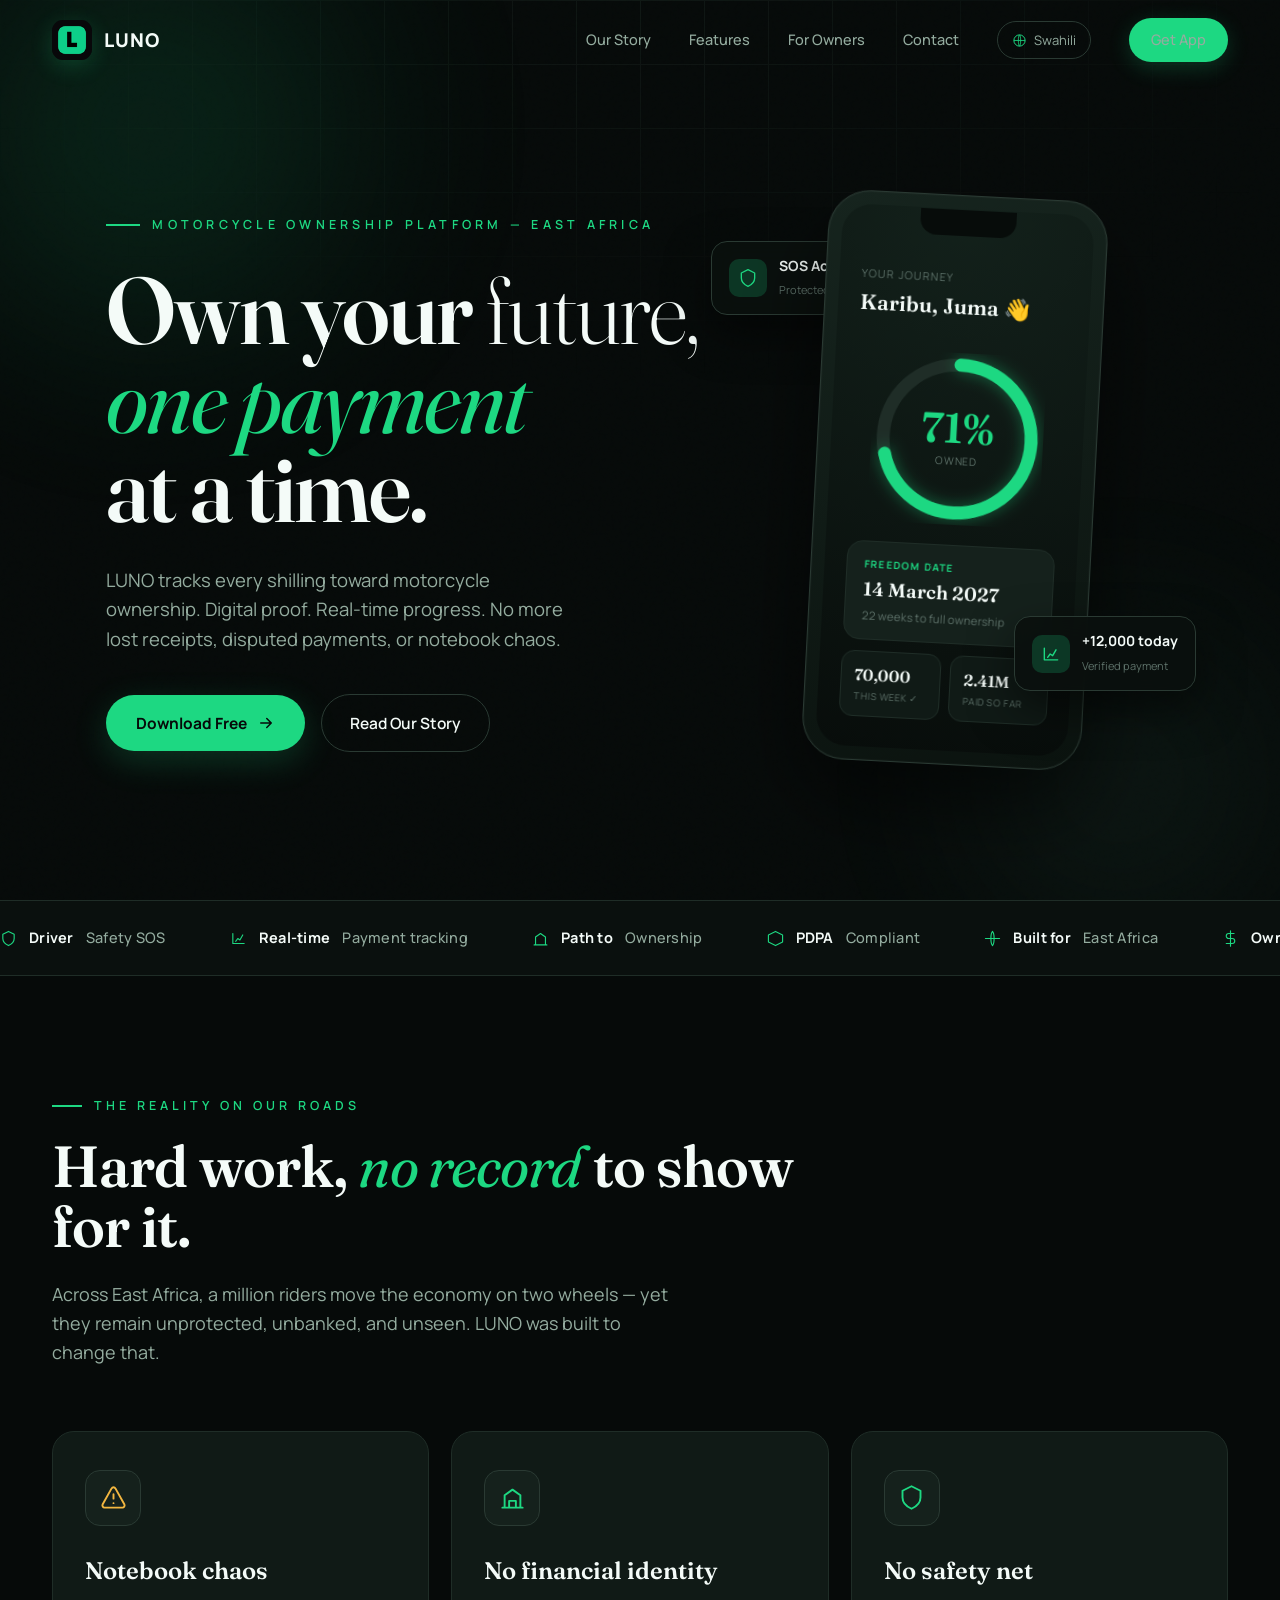
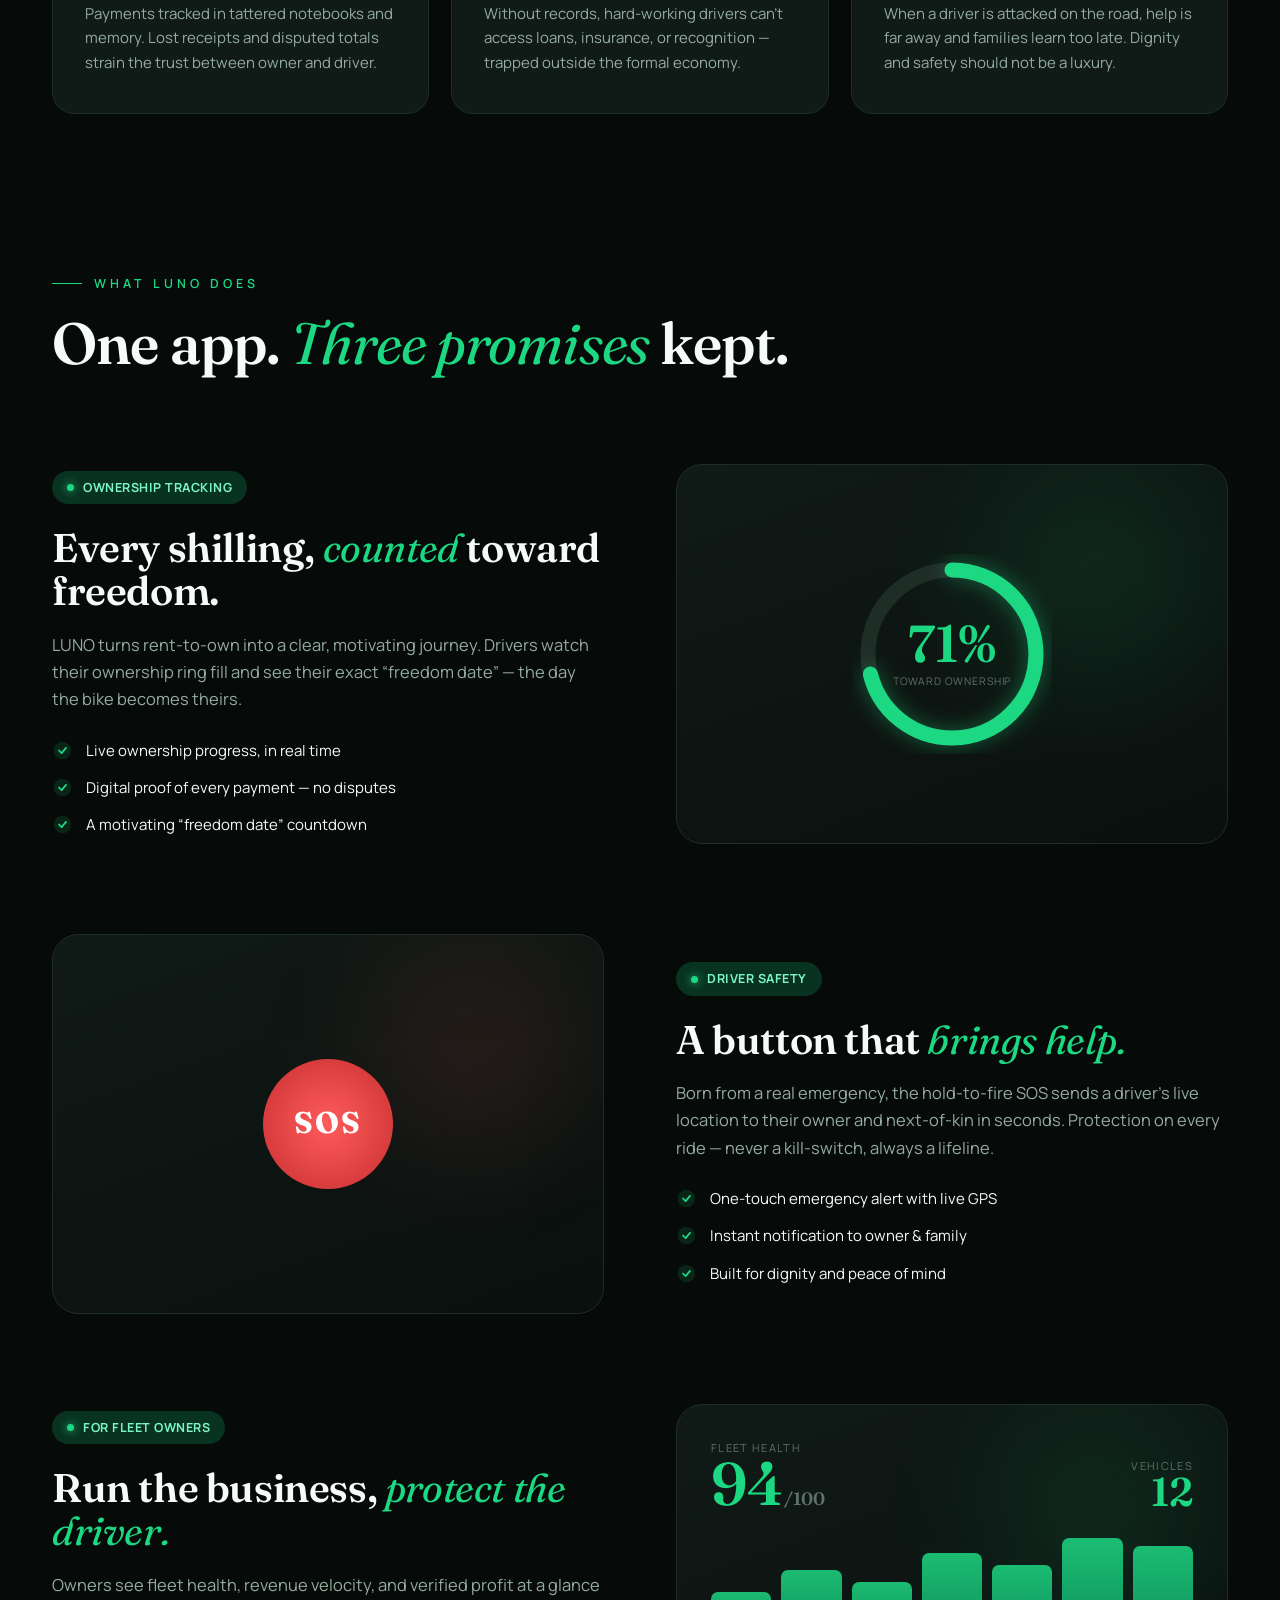
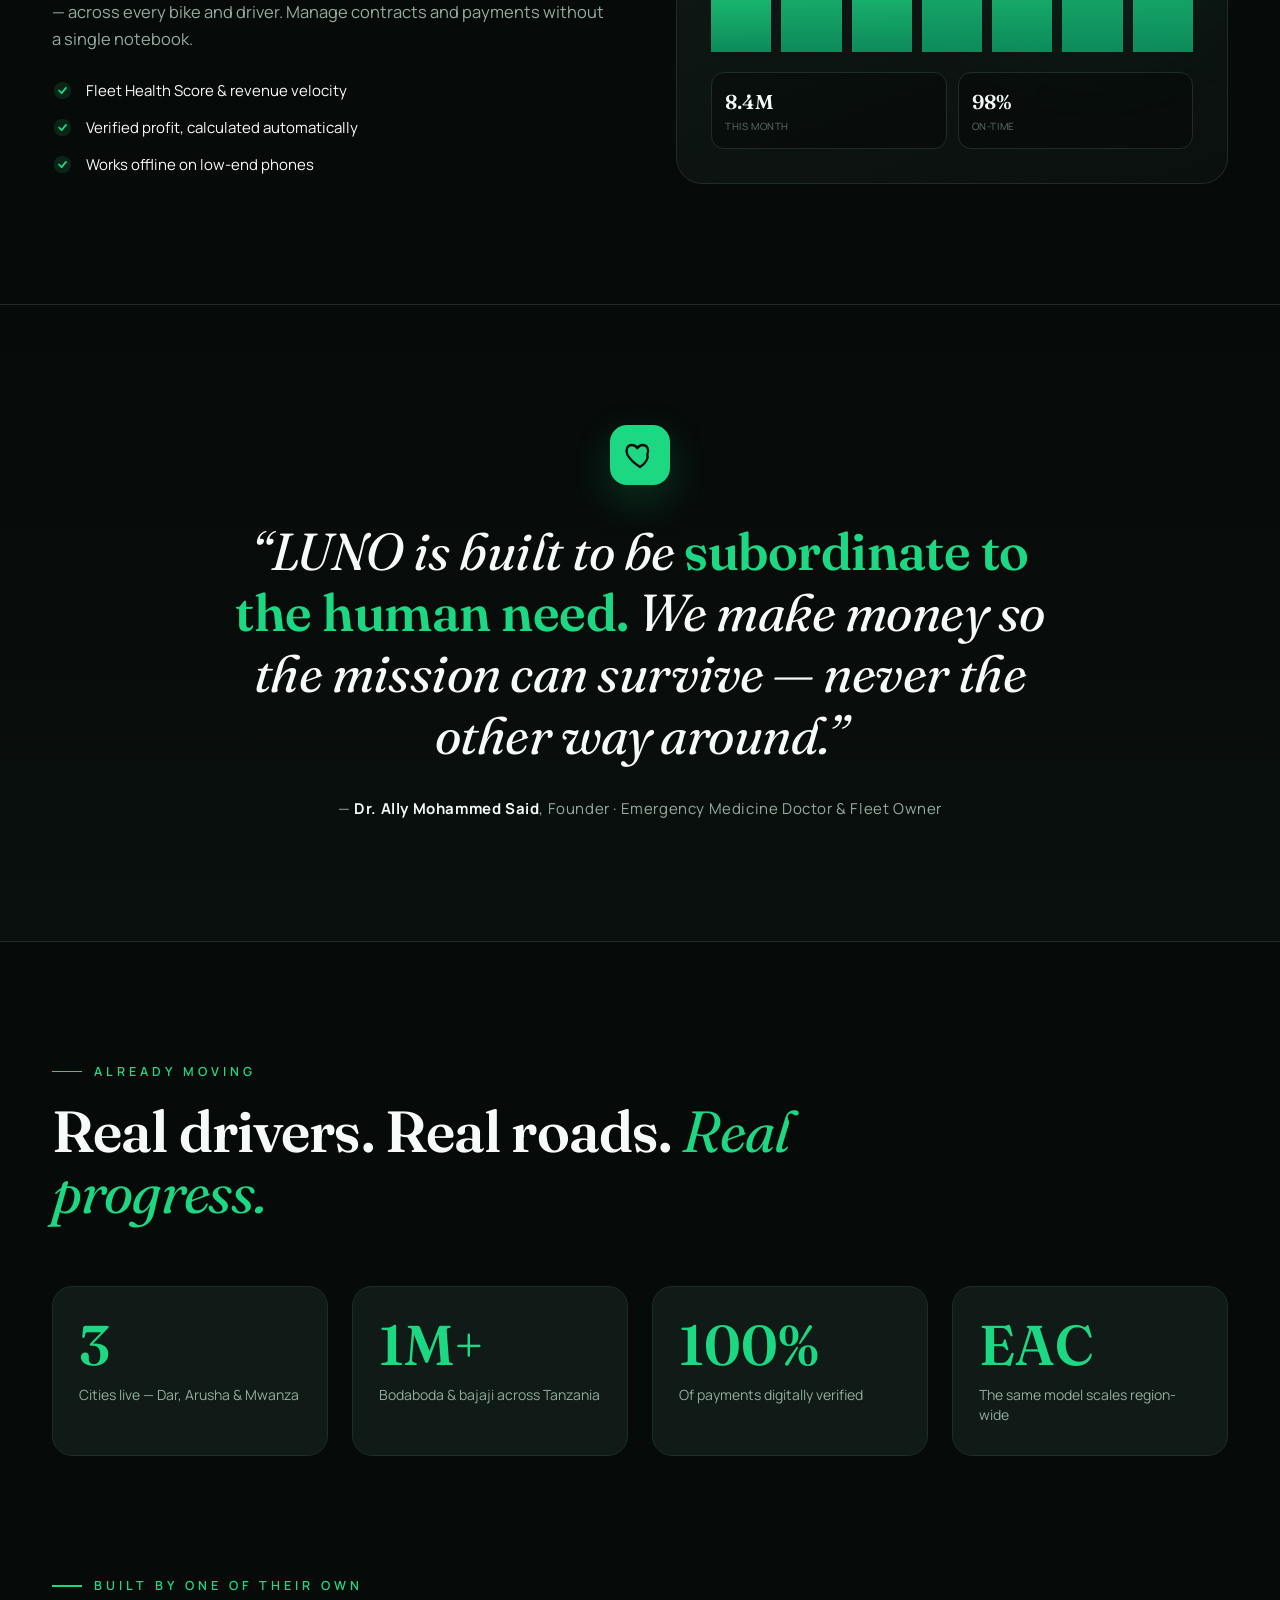
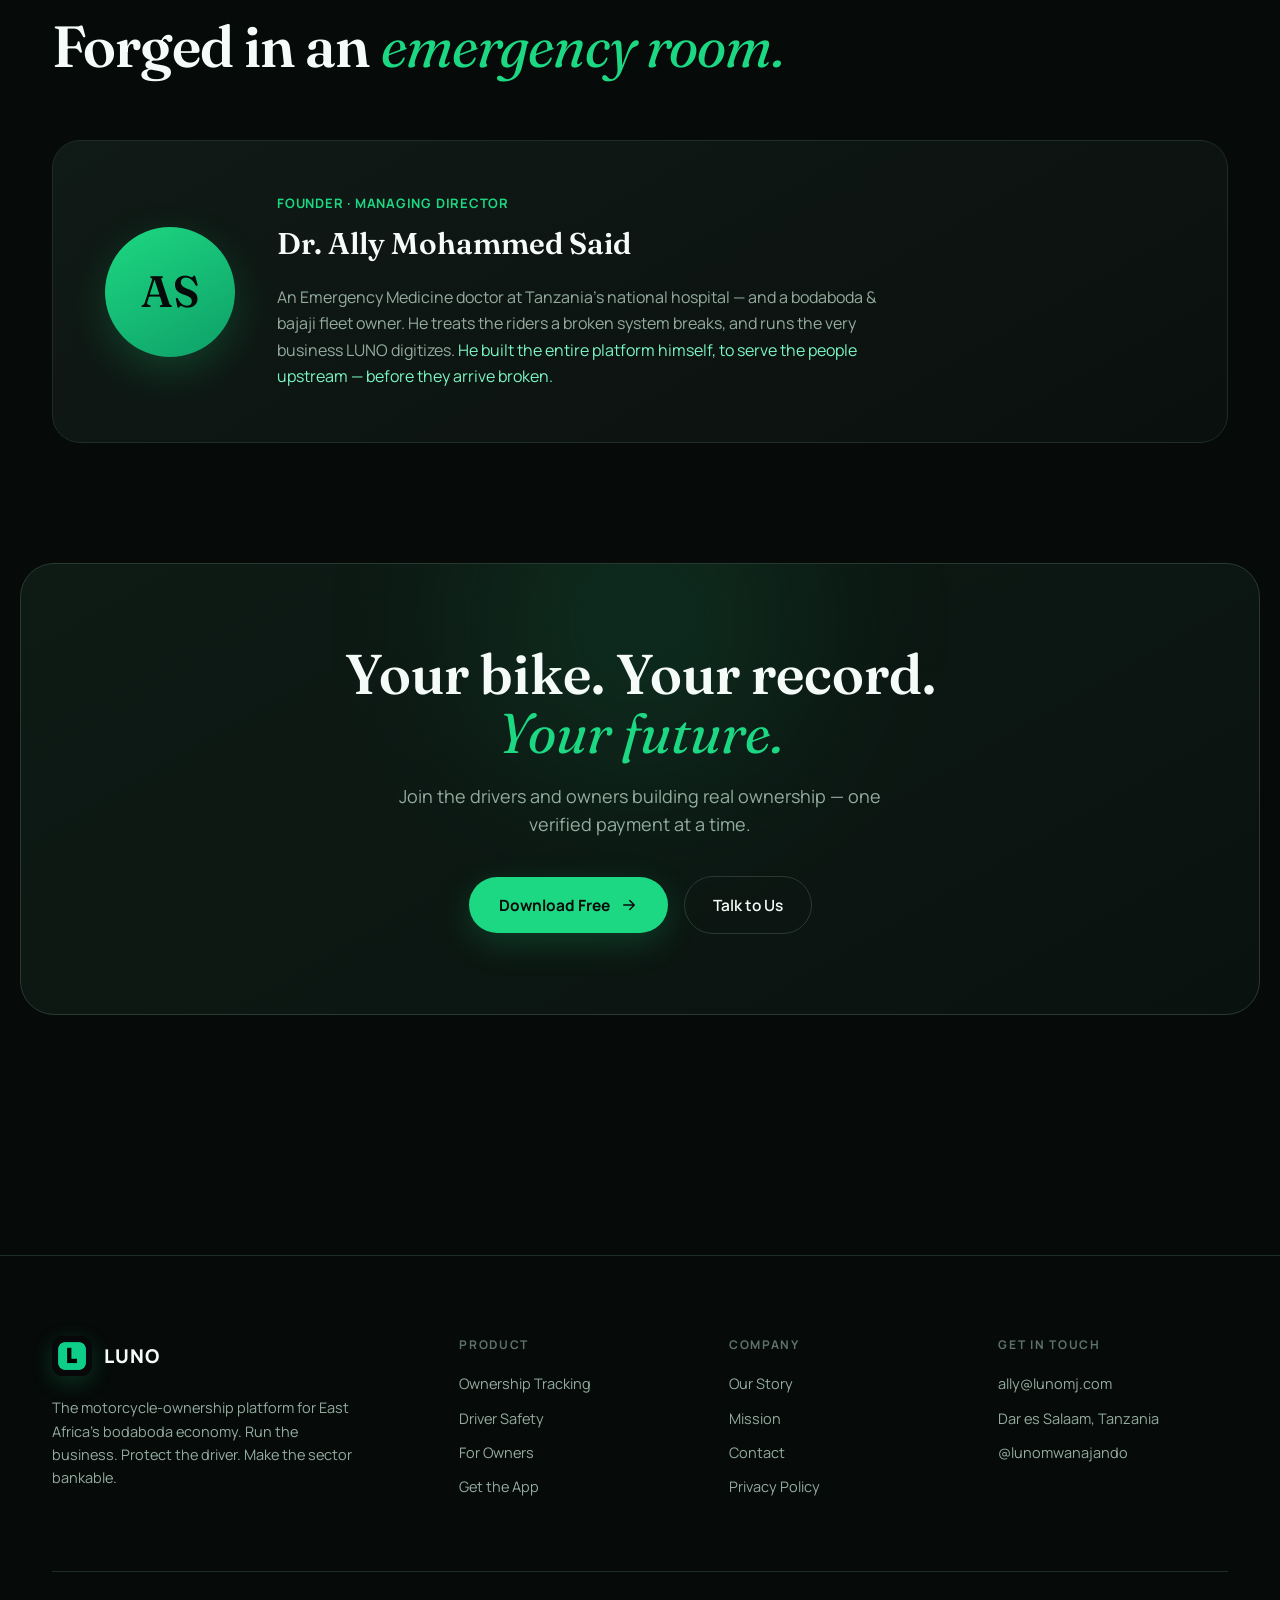
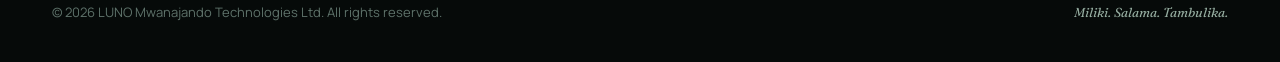
<file: index.html>
<!DOCTYPE html>
<html lang="en">

<head>
<meta charset="UTF-8">
<meta name="viewport" content="width=device-width, initial-scale=1.0">
<title>LUNO — Own your future, one payment at a time</title>
<link rel="icon" type="image/png" href="[data-uri]">
<link rel="apple-touch-icon" href="[data-uri]">
<meta name="theme-color" content="#0B0B0D">
<meta name="description" content="LUNO is the motorcycle-ownership platform for East Africa's bodaboda economy. Rent-to-own tracking, driver safety, and a path to ownership — built to be subordinate to the human need.">
<link rel="preconnect" href="https://fonts.googleapis.com">
<link rel="preconnect" href="https://fonts.gstatic.com" crossorigin>
<link href="https://fonts.googleapis.com/css2?family=Fraunces:ital,opsz,wght@0,9..144,300..900;1,9..144,300..900&family=Manrope:wght@300;400;500;600;700;800&display=swap" rel="stylesheet">
<style>
  :root{
    --ink:#060A09; --ink-2:#0A100E; --panel:#0D1512; --card:#101A16; --card-2:#15211C;
    --line:#1F2D27; --line-2:#2A3A33;
    --green:#1DD882; --green-d:#0E9F68; --green-glow:#1DD88233;
    --mint:#7BF5C4; --amber:#F4B740;
    --white:#F4FBF8; --mute:#94AC9F; --mute-2:#5E726A; --mute-3:#3C4B44;
    --serif:'Fraunces',Georgia,serif; --sans:'Manrope',system-ui,sans-serif;
    --maxw:1240px;
    --ease:cubic-bezier(.16,1,.3,1);
  }
  *{margin:0;padding:0;box-sizing:border-box}
  html{scroll-behavior:smooth;-webkit-font-smoothing:antialiased;text-rendering:optimizeLegibility}
  body{background:var(--ink);color:var(--white);font-family:var(--sans);font-weight:400;line-height:1.55;overflow-x:hidden}
  a{color:inherit;text-decoration:none}
  ::selection{background:var(--green);color:var(--ink)}
 
  /* grain + grid atmosphere */
  body::before{
    content:"";position:fixed;inset:0;z-index:0;pointer-events:none;opacity:.4;
    background-image:linear-gradient(var(--line) 1px,transparent 1px),linear-gradient(90deg,var(--line) 1px,transparent 1px);
    background-size:64px 64px;
    -webkit-mask-image:radial-gradient(ellipse 80% 60% at 50% 0%,#000 0%,transparent 70%);
            mask-image:radial-gradient(ellipse 80% 60% at 50% 0%,#000 0%,transparent 70%);
  }
  .noise{position:fixed;inset:0;z-index:1;pointer-events:none;opacity:.035;mix-blend-mode:overlay;
    background-image:url("data:image/svg+xml,%3Csvg viewBox='0 0 256 256' xmlns='http://www.w3.org/2000/svg'%3E%3Cfilter id='n'%3E%3CfeTurbulence type='fractalNoise' baseFrequency='0.85' numOctaves='3'/%3E%3C/filter%3E%3Crect width='100%25' height='100%25' filter='url(%23n)'/%3E%3C/svg%3E");}
 
  .wrap{max-width:var(--maxw);margin:0 auto;padding:0 32px;position:relative;z-index:2}
 
  /* ---------- NAV ---------- */
  nav{position:fixed;top:0;left:0;right:0;z-index:100;transition:all .5s var(--ease)}
  nav.scrolled{background:rgba(6,10,9,.72);backdrop-filter:blur(18px);border-bottom:1px solid var(--line)}
  .nav-inner{max-width:var(--maxw);margin:0 auto;padding:18px 32px;display:flex;align-items:center;justify-content:space-between}
  .logo{display:flex;align-items:center;gap:12px;font-weight:800;font-size:19px;letter-spacing:.06em}
  .logo-mark{width:40px;height:40px;border-radius:11px;overflow:hidden;display:grid;place-items:center;box-shadow:0 6px 22px var(--green-glow);transition:transform .4s var(--ease)}
  .logo-mark img{width:100%;height:100%;object-fit:cover;display:block}
  .logo:hover .logo-mark{transform:rotate(-8deg) scale(1.06)}
  .nav-links{display:flex;align-items:center;gap:38px}
  .nav-links a{font-size:14.5px;color:var(--mute);font-weight:500;transition:color .25s;position:relative}
  .nav-links a::after{content:"";position:absolute;left:0;bottom:-5px;width:0;height:1.5px;background:var(--green);transition:width .3s var(--ease)}
  .nav-links a:hover{color:var(--white)}
  .nav-links a:hover::after{width:100%}
  .nav-cta{padding:11px 22px;border-radius:100px;background:var(--green);color:var(--ink);font-weight:700;font-size:14px;box-shadow:0 6px 22px var(--green-glow);transition:transform .3s var(--ease),box-shadow .3s}
  .nav-cta:hover{transform:translateY(-2px);box-shadow:0 10px 30px var(--green-glow)}
  .lang{padding:8px 14px;border:1px solid var(--line-2);border-radius:100px;font-size:13px;color:var(--mute);display:flex;align-items:center;gap:7px;cursor:pointer;transition:border-color .25s}
  .lang:hover{border-color:var(--green-d)}
  @media(max-width:880px){.nav-links a:not(.nav-cta),.lang{display:none}}
 
  /* ---------- HERO ---------- */
  header{position:relative;min-height:100vh;display:flex;align-items:center;padding:140px 0 80px;overflow:hidden}
  .hero-glow{position:absolute;border-radius:50%;filter:blur(90px);z-index:0;pointer-events:none}
  .g1{width:620px;height:620px;background:radial-gradient(circle,var(--green) 0%,transparent 70%);opacity:.16;top:-180px;left:-160px}
  .g2{width:480px;height:480px;background:radial-gradient(circle,var(--mint) 0%,transparent 70%);opacity:.08;bottom:-120px;right:-80px}
  .hero-grid{display:grid;grid-template-columns:1.15fr .85fr;gap:40px;align-items:center;width:100%}
  .eyebrow{display:inline-flex;align-items:center;gap:12px;font-size:12.5px;font-weight:600;letter-spacing:.34em;text-transform:uppercase;color:var(--green);margin-bottom:30px}
  .eyebrow::before{content:"";width:34px;height:1.5px;background:var(--green)}
  h1{font-family:var(--serif);font-weight:600;font-size:clamp(54px,7.4vw,108px);line-height:.94;letter-spacing:-.02em;margin-bottom:34px}
  h1 .it{font-style:italic;font-weight:400;color:var(--green)}
  h1 .lt{font-weight:300}
  .hero-sub{font-size:18.5px;color:var(--mute);max-width:480px;line-height:1.6;margin-bottom:40px;font-weight:400}
  .hero-cta{display:flex;gap:16px;flex-wrap:wrap;align-items:center}
  .btn-primary{padding:16px 30px;border-radius:100px;background:var(--green);color:var(--ink);font-weight:700;font-size:15.5px;display:inline-flex;align-items:center;gap:10px;box-shadow:0 10px 34px var(--green-glow);transition:transform .35s var(--ease),box-shadow .35s}
  .btn-primary:hover{transform:translateY(-3px);box-shadow:0 16px 44px var(--green-glow)}
  .btn-primary svg{transition:transform .35s var(--ease)}
  .btn-primary:hover svg{transform:translateX(5px)}
  .btn-ghost{padding:16px 28px;border-radius:100px;border:1px solid var(--line-2);color:var(--white);font-weight:600;font-size:15.5px;transition:border-color .3s,background .3s}
  .btn-ghost:hover{border-color:var(--green);background:rgba(29,216,130,.06)}
 
  /* phone mockup */
  .hero-visual{position:relative;display:grid;place-items:center;height:100%}
  .phone{position:relative;width:280px;height:570px;border-radius:42px;background:linear-gradient(165deg,#16241E,#0B130F);border:1px solid var(--line-2);padding:13px;box-shadow:0 40px 90px rgba(0,0,0,.6),0 0 0 1px rgba(255,255,255,.02) inset;transform:rotate(3deg) translateY(0);animation:float 6s ease-in-out infinite}
  @keyframes float{0%,100%{transform:rotate(3deg) translateY(0)}50%{transform:rotate(3deg) translateY(-16px)}}
  .phone-screen{width:100%;height:100%;border-radius:30px;background:radial-gradient(circle at 50% 0%,#13211B,#080D0B);overflow:hidden;position:relative;display:flex;flex-direction:column;padding:26px 22px}
  .notch{position:absolute;top:14px;left:50%;transform:translateX(-50%);width:96px;height:26px;background:#070C0A;border-radius:0 0 16px 16px;z-index:5}
  .ps-label{font-size:11px;color:var(--mute-2);letter-spacing:.1em;text-transform:uppercase;margin-top:34px}
  .ps-driver{font-family:var(--serif);font-size:21px;font-weight:600;margin-top:4px}
  .ring-wrap{margin:30px auto 12px;position:relative;width:172px;height:172px}
  .ring-wrap svg{transform:rotate(-90deg)}
  .ps-pct{position:absolute;inset:0;display:grid;place-items:center;flex-direction:column;text-align:center}
  .ps-pct b{font-family:var(--serif);font-size:42px;font-weight:600;color:var(--green);line-height:1;display:block}
  .ps-pct span{font-size:10.5px;color:var(--mute-2);letter-spacing:.08em;text-transform:uppercase;margin-top:4px;display:block}
  .ps-freedom{background:var(--card-2);border:1px solid var(--line);border-radius:16px;padding:15px 17px;margin-top:8px}
  .ps-freedom .lbl{font-size:10px;color:var(--green);letter-spacing:.12em;text-transform:uppercase;font-weight:700}
  .ps-freedom .date{font-family:var(--serif);font-size:19px;font-weight:600;margin-top:3px}
  .ps-freedom .sub{font-size:11.5px;color:var(--mute-2);margin-top:2px}
  .ps-row{display:flex;gap:9px;margin-top:11px}
  .ps-pay{flex:1;background:var(--card);border:1px solid var(--line);border-radius:13px;padding:11px 13px}
  .ps-pay .v{font-family:var(--serif);font-size:16px;font-weight:600;color:var(--white)}
  .ps-pay .k{font-size:9.5px;color:var(--mute-2);letter-spacing:.06em;text-transform:uppercase;margin-top:2px}
 
  /* floating badge */
  .float-badge{position:absolute;background:rgba(10,16,14,.9);backdrop-filter:blur(12px);border:1px solid var(--line-2);border-radius:16px;padding:13px 17px;display:flex;align-items:center;gap:12px;box-shadow:0 18px 44px rgba(0,0,0,.5)}
  .fb-1{top:8%;left:-26px;animation:float 5s ease-in-out infinite}
  .fb-2{bottom:13%;right:-22px;animation:float 5.6s ease-in-out infinite .6s}
  .fb-ic{width:38px;height:38px;border-radius:10px;background:var(--green-glow);display:grid;place-items:center}
  .fb-ic svg{width:20px;height:20px}
  .fb-t b{font-size:14px;display:block;font-weight:700}
  .fb-t span{font-size:11px;color:var(--mute-2)}
  @media(max-width:980px){.hero-grid{grid-template-columns:1fr}.hero-visual{display:none}}
 
  /* ---------- MARQUEE / trust ---------- */
  .trust{border-top:1px solid var(--line);border-bottom:1px solid var(--line);padding:26px 0;overflow:hidden;position:relative;z-index:2;background:var(--ink-2)}
  .trust-track{display:flex;gap:64px;white-space:nowrap;animation:scroll 28s linear infinite;width:max-content}
  .trust:hover .trust-track{animation-play-state:paused}
  @keyframes scroll{to{transform:translateX(-50%)}}
  .trust-item{display:flex;align-items:center;gap:12px;font-size:14.5px;color:var(--mute);font-weight:500;letter-spacing:.02em}
  .trust-item svg{width:17px;height:17px;flex-shrink:0}
  .trust-item b{color:var(--white);font-weight:700}
 
  /* ---------- SECTION SCAFFOLD ---------- */
  section{position:relative;z-index:2;padding:120px 0}
  .sec-eyebrow{font-size:12.5px;font-weight:600;letter-spacing:.32em;text-transform:uppercase;color:var(--green);margin-bottom:20px;display:flex;align-items:center;gap:12px}
  .sec-eyebrow::before{content:"";width:30px;height:1.5px;background:var(--green)}
  .sec-title{font-family:var(--serif);font-weight:600;font-size:clamp(34px,4.6vw,58px);line-height:1.04;letter-spacing:-.015em;margin-bottom:24px;max-width:780px}
  .sec-title .it{font-style:italic;font-weight:400;color:var(--green)}
  .sec-lead{font-size:18px;color:var(--mute);max-width:620px;line-height:1.6}
 
  .reveal{opacity:0;transform:translateY(34px);transition:opacity .9s var(--ease),transform .9s var(--ease)}
  .reveal.in{opacity:1;transform:none}
 
  /* ---------- PROBLEM ---------- */
  .prob-grid{display:grid;grid-template-columns:repeat(3,1fr);gap:22px;margin-top:64px}
  .prob{background:var(--card);border:1px solid var(--line);border-radius:22px;padding:38px 32px;transition:transform .5s var(--ease),border-color .4s,background .4s;position:relative;overflow:hidden}
  .prob::after{content:"";position:absolute;inset:0;background:radial-gradient(circle at 50% -20%,var(--green-glow),transparent 60%);opacity:0;transition:opacity .5s}
  .prob:hover{transform:translateY(-8px);border-color:var(--line-2)}
  .prob:hover::after{opacity:1}
  .prob-ic{width:56px;height:56px;border-radius:15px;background:var(--card-2);border:1px solid var(--line-2);display:grid;place-items:center;margin-bottom:26px;position:relative;z-index:1}
  .prob-ic svg{width:27px;height:27px}
  .prob h3{font-family:var(--serif);font-size:24px;font-weight:600;margin-bottom:13px;position:relative;z-index:1}
  .prob p{font-size:15px;color:var(--mute);line-height:1.62;position:relative;z-index:1}
 
  /* ---------- FEATURES (alternating) ---------- */
  .feat{display:grid;grid-template-columns:1fr 1fr;gap:72px;align-items:center;margin-top:90px}
  .feat:first-of-type{margin-top:64px}
  .feat.flip .feat-text{order:2}
  .feat-tag{display:inline-flex;align-items:center;gap:9px;padding:7px 15px;border-radius:100px;background:var(--green-glow);color:var(--mint);font-size:12.5px;font-weight:700;letter-spacing:.04em;margin-bottom:22px}
  .feat-tag .dot{width:7px;height:7px;border-radius:50%;background:var(--green);box-shadow:0 0 10px var(--green)}
  .feat h3{font-family:var(--serif);font-size:clamp(28px,3.4vw,40px);font-weight:600;line-height:1.08;margin-bottom:18px;letter-spacing:-.01em}
  .feat h3 .it{font-style:italic;color:var(--green);font-weight:400}
  .feat p{font-size:16.5px;color:var(--mute);line-height:1.66;margin-bottom:26px}
  .feat-list{list-style:none;display:flex;flex-direction:column;gap:14px}
  .feat-list li{display:flex;align-items:flex-start;gap:13px;font-size:15px;color:var(--white)}
  .feat-list svg{width:21px;height:21px;flex-shrink:0;margin-top:1px}
  .feat-visual{height:380px;border-radius:26px;border:1px solid var(--line);position:relative;overflow:hidden;background:linear-gradient(160deg,var(--card),var(--ink-2))}
  .fv-glow{position:absolute;width:340px;height:340px;border-radius:50%;background:radial-gradient(circle,var(--green) 0%,transparent 70%);opacity:.13;filter:blur(50px)}
  .fv-1{top:-60px;right:-40px}
  /* SOS visual */
  .sos-ring{position:absolute;inset:0;display:grid;place-items:center}
  .sos-btn{width:130px;height:130px;border-radius:50%;background:radial-gradient(circle,#FF5C5C,#C72E2E);display:grid;place-items:center;font-family:var(--serif);font-weight:700;font-size:30px;color:#fff;letter-spacing:.06em;box-shadow:0 0 0 0 rgba(255,92,92,.5);animation:pulse 2.4s var(--ease) infinite;position:relative;z-index:2}
  @keyframes pulse{0%{box-shadow:0 0 0 0 rgba(255,92,92,.45)}70%{box-shadow:0 0 0 46px rgba(255,92,92,0)}100%{box-shadow:0 0 0 0 rgba(255,92,92,0)}}
  /* owner dash visual */
  .dash{position:absolute;inset:0;padding:34px;display:flex;flex-direction:column;gap:14px}
  .dash-top{display:flex;justify-content:space-between;align-items:flex-end}
  .dash-score{font-family:var(--serif);font-size:60px;font-weight:600;color:var(--green);line-height:.9}
  .dash-score small{font-size:18px;color:var(--mute-2)}
  .dash-lbl{font-size:11px;color:var(--mute-2);letter-spacing:.12em;text-transform:uppercase}
  .bars{display:flex;align-items:flex-end;gap:10px;height:120px;margin-top:8px}
  .bar{flex:1;background:linear-gradient(to top,var(--green-d),var(--green));border-radius:7px 7px 0 0;opacity:.85;animation:grow 1.2s var(--ease) backwards}
  @keyframes grow{from{height:0!important;opacity:0}}
  .dash-cards{display:flex;gap:11px;margin-top:auto}
  .dash-card{flex:1;background:rgba(0,0,0,.3);border:1px solid var(--line);border-radius:13px;padding:13px}
  .dash-card .v{font-family:var(--serif);font-size:20px;font-weight:600}
  .dash-card .k{font-size:10px;color:var(--mute-2);letter-spacing:.06em;text-transform:uppercase;margin-top:2px}
  /* data visual */
  .data-nodes{position:absolute;inset:0}
  .node{position:absolute;background:var(--card-2);border:1px solid var(--line-2);border-radius:13px;padding:12px 16px;font-size:13px;font-weight:600;display:flex;align-items:center;gap:9px;box-shadow:0 10px 26px rgba(0,0,0,.4)}
  .node svg{width:17px;height:17px}
  .node-c{position:absolute;top:50%;left:50%;transform:translate(-50%,-50%);background:var(--green);color:var(--ink);font-family:var(--serif);font-weight:700;padding:16px 20px;border-radius:15px;font-size:15px;z-index:3;box-shadow:0 0 40px var(--green-glow)}
  @media(max-width:880px){.feat{grid-template-columns:1fr;gap:36px}.feat.flip .feat-text{order:0}.feat-visual{height:300px}}
 
  /* ---------- PRINCIPLE / mission band ---------- */
  .principle{background:linear-gradient(180deg,var(--ink),var(--ink-2));border-top:1px solid var(--line);border-bottom:1px solid var(--line)}
  .principle .wrap{text-align:center;max-width:920px}
  .principle .mark{width:60px;height:60px;border-radius:17px;background:var(--green);display:grid;place-items:center;margin:0 auto 36px;box-shadow:0 14px 40px var(--green-glow)}
  .principle .mark svg{width:32px;height:32px}
  .principle blockquote{font-family:var(--serif);font-style:italic;font-weight:400;font-size:clamp(30px,4.4vw,52px);line-height:1.18;letter-spacing:-.01em;margin-bottom:30px}
  .principle blockquote .hl{color:var(--green);font-style:normal;font-weight:600}
  .principle cite{font-style:normal;font-size:15px;color:var(--mute);letter-spacing:.04em}
  .principle cite b{color:var(--white)}
 
  /* ---------- STATS ---------- */
  .stats{display:grid;grid-template-columns:repeat(4,1fr);gap:24px;margin-top:64px}
  .stat{text-align:left;padding:30px 26px;border-radius:20px;border:1px solid var(--line);background:var(--card);transition:border-color .4s,transform .5s var(--ease)}
  .stat:hover{border-color:var(--line-2);transform:translateY(-6px)}
  .stat b{font-family:var(--serif);font-size:clamp(40px,4.4vw,56px);font-weight:600;color:var(--green);line-height:1;display:block}
  .stat span{font-size:14px;color:var(--mute);margin-top:12px;display:block;line-height:1.45}
  @media(max-width:880px){.prob-grid,.stats{grid-template-columns:1fr 1fr}}
  @media(max-width:560px){.prob-grid,.stats{grid-template-columns:1fr}}
 
  /* ---------- FOUNDER ---------- */
  .founder-card{display:grid;grid-template-columns:auto 1fr;gap:42px;align-items:center;background:linear-gradient(150deg,var(--card),var(--ink-2));border:1px solid var(--line);border-radius:28px;padding:52px;margin-top:64px}
  .founder-av{width:130px;height:130px;border-radius:50%;background:linear-gradient(150deg,var(--green),var(--green-d));display:grid;place-items:center;font-family:var(--serif);font-size:44px;font-weight:600;color:var(--ink);box-shadow:0 14px 40px var(--green-glow)}
  .founder-info .role{font-size:13px;color:var(--green);font-weight:700;letter-spacing:.06em;text-transform:uppercase;margin-bottom:8px}
  .founder-info h3{font-family:var(--serif);font-size:30px;font-weight:600;margin-bottom:16px}
  .founder-info p{font-size:16px;color:var(--mute);line-height:1.66;max-width:640px}
  .founder-info p .hl{color:var(--mint)}
  @media(max-width:680px){.founder-card{grid-template-columns:1fr;text-align:center;padding:38px 28px}.founder-av{margin:0 auto}.founder-info p{margin:0 auto}}
 
  /* ---------- CTA ---------- */
  .cta-band{position:relative;overflow:hidden;border-radius:34px;background:linear-gradient(150deg,#0E1B15,#0A120F);border:1px solid var(--line-2);padding:80px 64px;text-align:center;margin:0 auto;max-width:var(--maxw)}
  .cta-band .cg{position:absolute;width:520px;height:520px;border-radius:50%;background:radial-gradient(circle,var(--green) 0%,transparent 70%);opacity:.14;filter:blur(70px);top:-200px;left:50%;transform:translateX(-50%)}
  .cta-band h2{font-family:var(--serif);font-size:clamp(34px,4.6vw,56px);font-weight:600;line-height:1.06;margin-bottom:20px;position:relative;z-index:1}
  .cta-band h2 .it{font-style:italic;color:var(--green);font-weight:400}
  .cta-band p{font-size:18px;color:var(--mute);max-width:520px;margin:0 auto 38px;position:relative;z-index:1}
  .cta-band .hero-cta{justify-content:center;position:relative;z-index:1}
 
  /* ---------- FOOTER ---------- */
  footer{padding:80px 0 40px;border-top:1px solid var(--line);margin-top:120px;position:relative;z-index:2}
  .foot-grid{display:grid;grid-template-columns:1.6fr 1fr 1fr 1fr;gap:40px;margin-bottom:60px}
  .foot-brand .logo{margin-bottom:20px}
  .foot-brand p{font-size:14.5px;color:var(--mute);max-width:300px;line-height:1.6}
  .foot-col h4{font-size:12px;letter-spacing:.14em;text-transform:uppercase;color:var(--mute-2);margin-bottom:18px;font-weight:700}
  .foot-col a{display:block;font-size:14.5px;color:var(--mute);margin-bottom:12px;transition:color .25s}
  .foot-col a:hover{color:var(--green)}
  .foot-bottom{display:flex;justify-content:space-between;align-items:center;padding-top:30px;border-top:1px solid var(--line);font-size:13px;color:var(--mute-2);flex-wrap:wrap;gap:16px}
  .foot-bottom .tag{font-style:italic;font-family:var(--serif);color:var(--mute)}
  @media(max-width:760px){.foot-grid{grid-template-columns:1fr 1fr}.cta-band{padding:54px 28px}}
 
  .scrollbar-thin{}
</style>
</head>

<body>
<div class="noise"></div>
 
<!-- NAV -->
<nav id="nav">
  <div class="nav-inner">
    <a href="#" class="logo">
      <span class="logo-mark"><img src="[data-uri]" alt="LUNO"></span>
      LUNO
    </a>
    <div class="nav-links">
      <a href="#story">Our Story</a>
      <a href="#features">Features</a>
      <a href="#owners">For Owners</a>
      <a href="#contact">Contact</a>
      <span class="lang"><svg width="15" height="15" viewBox="0 0 24 24" fill="none"><circle cx="12" cy="12" r="9" stroke="#1DD882" stroke-width="1.6"/><path d="M3 12h18M12 3c2.5 2.7 2.5 15.3 0 18M12 3c-2.5 2.7-2.5 15.3 0 18" stroke="#1DD882" stroke-width="1.3"/></svg> Swahili</span>
      <a href="#contact" class="nav-cta">Get App</a>
    </div>
  </div>
</nav>
 
<!-- HERO -->
<header>
  <div class="hero-glow g1"></div>
  <div class="hero-glow g2"></div>
  <div class="wrap">
    <div class="hero-grid">
      <div class="hero-text">
        <span class="eyebrow">Motorcycle Ownership Platform — East Africa</span>
        <h1>Own your <span class="lt">future,</span><br><span class="it">one payment</span><br>at a time.</h1>
        <p class="hero-sub">LUNO tracks every shilling toward motorcycle ownership. Digital proof. Real-time progress. No more lost receipts, disputed payments, or notebook chaos.</p>
        <div class="hero-cta">
          <a href="#contact" class="btn-primary">Download Free <svg width="18" height="18" viewBox="0 0 24 24" fill="none"><path d="M5 12h14M13 6l6 6-6 6" stroke="#060A09" stroke-width="2" stroke-linecap="round" stroke-linejoin="round"/></svg></a>
          <a href="#story" class="btn-ghost">Read Our Story</a>
        </div>
      </div>
      <div class="hero-visual">
        <div class="float-badge fb-1">
          <span class="fb-ic"><svg viewBox="0 0 24 24" fill="none"><path d="M12 2l8 4v6c0 5-3.5 8-8 10-4.5-2-8-5-8-10V6l8-4z" stroke="#1DD882" stroke-width="1.6" stroke-linejoin="round"/></svg></span>
          <span class="fb-t"><b>SOS Active</b><span>Protected on the road</span></span>
        </div>
        <div class="phone">
          <div class="notch"></div>
          <div class="phone-screen">
            <div class="ps-label">Your journey</div>
            <div class="ps-driver">Karibu, Juma 👋</div>
            <div class="ring-wrap">
              <svg width="172" height="172" viewBox="0 0 172 172">
                <circle cx="86" cy="86" r="74" fill="none" stroke="#1F2D27" stroke-width="13"/>
                <circle cx="86" cy="86" r="74" fill="none" stroke="#1DD882" stroke-width="13" stroke-linecap="round" stroke-dasharray="465" stroke-dashoffset="135" style="filter:drop-shadow(0 0 8px #1DD88266)"/>
              </svg>
              <div class="ps-pct"><div><b>71%</b><span>Owned</span></div></div>
            </div>
            <div class="ps-freedom">
              <div class="lbl">Freedom Date</div>
              <div class="date">14 March 2027</div>
              <div class="sub">22 weeks to full ownership</div>
            </div>
            <div class="ps-row">
              <div class="ps-pay"><div class="v">70,000</div><div class="k">This week ✓</div></div>
              <div class="ps-pay"><div class="v">2.41M</div><div class="k">Paid so far</div></div>
            </div>
          </div>
        </div>
        <div class="float-badge fb-2">
          <span class="fb-ic"><svg viewBox="0 0 24 24" fill="none"><path d="M4 19V5M4 19h16M8 16l3-4 3 2 4-7" stroke="#1DD882" stroke-width="1.7" stroke-linecap="round" stroke-linejoin="round"/></svg></span>
          <span class="fb-t"><b>+12,000 today</b><span>Verified payment</span></span>
        </div>
      </div>
    </div>
  </div>
</header>
 
<!-- TRUST MARQUEE -->
<div class="trust">
  <div class="trust-track" id="track">
    <!-- duplicated for seamless loop -->
  </div>
</div>
 
<!-- PROBLEM -->
<section id="story">
  <div class="wrap">
    <div class="reveal">
      <span class="sec-eyebrow">The Reality on Our Roads</span>
      <h2 class="sec-title">Hard work, <span class="it">no record</span> to show for it.</h2>
      <p class="sec-lead">Across East Africa, a million riders move the economy on two wheels — yet they remain unprotected, unbanked, and unseen. LUNO was built to change that.</p>
    </div>
    <div class="prob-grid">
      <div class="prob reveal">
        <div class="prob-ic"><svg viewBox="0 0 24 24" fill="none"><path d="M12 9v4m0 4h.01M10.3 3.9 2.4 18a2 2 0 0 0 1.7 3h15.8a2 2 0 0 0 1.7-3L13.7 3.9a2 2 0 0 0-3.4 0z" stroke="#F4B740" stroke-width="1.7" stroke-linecap="round" stroke-linejoin="round"/></svg></div>
        <h3>Notebook chaos</h3>
        <p>Payments tracked in tattered notebooks and memory. Lost receipts and disputed totals strain the trust between owner and driver.</p>
      </div>
      <div class="prob reveal">
        <div class="prob-ic"><svg viewBox="0 0 24 24" fill="none"><path d="M3 21h18M5 21V10l7-5 7 5v11M9 21v-6h6v6" stroke="#1DD882" stroke-width="1.7" stroke-linecap="round" stroke-linejoin="round"/></svg></div>
        <h3>No financial identity</h3>
        <p>Without records, hard-working drivers can't access loans, insurance, or recognition — trapped outside the formal economy.</p>
      </div>
      <div class="prob reveal">
        <div class="prob-ic"><svg viewBox="0 0 24 24" fill="none"><path d="M12 2 4 6v6c0 5 3.5 8 8 10 4.5-2 8-5 8-10V6l-8-4z" stroke="#1DD882" stroke-width="1.7" stroke-linejoin="round"/></svg></div>
        <h3>No safety net</h3>
        <p>When a driver is attacked on the road, help is far away and families learn too late. Dignity and safety should not be a luxury.</p>
      </div>
    </div>
  </div>
</section>
 
<!-- FEATURES -->
<section id="features" style="padding-top:40px">
  <div class="wrap">
    <div class="reveal">
      <span class="sec-eyebrow">What LUNO Does</span>
      <h2 class="sec-title">One app. <span class="it">Three promises</span> kept.</h2>
    </div>
 
    <!-- Feature 1: ownership -->
    <div class="feat reveal">
      <div class="feat-text">
        <span class="feat-tag"><span class="dot"></span>OWNERSHIP TRACKING</span>
        <h3>Every shilling, <span class="it">counted</span> toward freedom.</h3>
        <p>LUNO turns rent-to-own into a clear, motivating journey. Drivers watch their ownership ring fill and see their exact “freedom date” — the day the bike becomes theirs.</p>
        <ul class="feat-list">
          <li><svg viewBox="0 0 24 24" fill="none"><circle cx="12" cy="12" r="10" fill="#1DD88222"/><path d="m8 12 3 3 5-6" stroke="#1DD882" stroke-width="2" stroke-linecap="round" stroke-linejoin="round"/></svg>Live ownership progress, in real time</li>
          <li><svg viewBox="0 0 24 24" fill="none"><circle cx="12" cy="12" r="10" fill="#1DD88222"/><path d="m8 12 3 3 5-6" stroke="#1DD882" stroke-width="2" stroke-linecap="round" stroke-linejoin="round"/></svg>Digital proof of every payment — no disputes</li>
          <li><svg viewBox="0 0 24 24" fill="none"><circle cx="12" cy="12" r="10" fill="#1DD88222"/><path d="m8 12 3 3 5-6" stroke="#1DD882" stroke-width="2" stroke-linecap="round" stroke-linejoin="round"/></svg>A motivating “freedom date” countdown</li>
        </ul>
      </div>
      <div class="feat-visual">
        <div class="fv-glow fv-1"></div>
        <div class="dash" style="justify-content:center;align-items:center">
          <div class="ring-wrap" style="width:200px;height:200px;margin:0">
            <svg width="200" height="200" viewBox="0 0 200 200">
              <circle cx="100" cy="100" r="84" fill="none" stroke="#1F2D27" stroke-width="15"/>
              <circle cx="100" cy="100" r="84" fill="none" stroke="#1DD882" stroke-width="15" stroke-linecap="round" stroke-dasharray="528" stroke-dashoffset="153" style="filter:drop-shadow(0 0 10px #1DD88266)"/>
            </svg>
            <div class="ps-pct"><div><b style="font-size:52px">71%</b><span>Toward ownership</span></div></div>
          </div>
        </div>
      </div>
    </div>
 
    <!-- Feature 2: SOS -->
    <div class="feat flip reveal">
      <div class="feat-text">
        <span class="feat-tag"><span class="dot"></span>DRIVER SAFETY</span>
        <h3>A button that <span class="it">brings help.</span></h3>
        <p>Born from a real emergency, the hold-to-fire SOS sends a driver’s live location to their owner and next-of-kin in seconds. Protection on every ride — never a kill-switch, always a lifeline.</p>
        <ul class="feat-list">
          <li><svg viewBox="0 0 24 24" fill="none"><circle cx="12" cy="12" r="10" fill="#1DD88222"/><path d="m8 12 3 3 5-6" stroke="#1DD882" stroke-width="2" stroke-linecap="round" stroke-linejoin="round"/></svg>One-touch emergency alert with live GPS</li>
          <li><svg viewBox="0 0 24 24" fill="none"><circle cx="12" cy="12" r="10" fill="#1DD88222"/><path d="m8 12 3 3 5-6" stroke="#1DD882" stroke-width="2" stroke-linecap="round" stroke-linejoin="round"/></svg>Instant notification to owner & family</li>
          <li><svg viewBox="0 0 24 24" fill="none"><circle cx="12" cy="12" r="10" fill="#1DD88222"/><path d="m8 12 3 3 5-6" stroke="#1DD882" stroke-width="2" stroke-linecap="round" stroke-linejoin="round"/></svg>Built for dignity and peace of mind</li>
        </ul>
      </div>
      <div class="feat-visual">
        <div class="fv-glow fv-1" style="background:radial-gradient(circle,#FF5C5C,transparent 70%)"></div>
        <div class="sos-ring"><div class="sos-btn">SOS</div></div>
      </div>
    </div>
 
    <!-- Feature 3: owner dashboard -->
    <div class="feat reveal" id="owners">
      <div class="feat-text">
        <span class="feat-tag"><span class="dot"></span>FOR FLEET OWNERS</span>
        <h3>Run the business, <span class="it">protect the driver.</span></h3>
        <p>Owners see fleet health, revenue velocity, and verified profit at a glance — across every bike and driver. Manage contracts and payments without a single notebook.</p>
        <ul class="feat-list">
          <li><svg viewBox="0 0 24 24" fill="none"><circle cx="12" cy="12" r="10" fill="#1DD88222"/><path d="m8 12 3 3 5-6" stroke="#1DD882" stroke-width="2" stroke-linecap="round" stroke-linejoin="round"/></svg>Fleet Health Score & revenue velocity</li>
          <li><svg viewBox="0 0 24 24" fill="none"><circle cx="12" cy="12" r="10" fill="#1DD88222"/><path d="m8 12 3 3 5-6" stroke="#1DD882" stroke-width="2" stroke-linecap="round" stroke-linejoin="round"/></svg>Verified profit, calculated automatically</li>
          <li><svg viewBox="0 0 24 24" fill="none"><circle cx="12" cy="12" r="10" fill="#1DD88222"/><path d="m8 12 3 3 5-6" stroke="#1DD882" stroke-width="2" stroke-linecap="round" stroke-linejoin="round"/></svg>Works offline on low-end phones</li>
        </ul>
      </div>
      <div class="feat-visual">
        <div class="fv-glow fv-1"></div>
        <div class="dash">
          <div class="dash-top">
            <div><div class="dash-lbl">Fleet Health</div><div class="dash-score">94<small>/100</small></div></div>
            <div style="text-align:right"><div class="dash-lbl">Vehicles</div><div class="dash-score" style="font-size:40px">12</div></div>
          </div>
          <div class="bars">
            <div class="bar" style="height:50%;animation-delay:.1s"></div>
            <div class="bar" style="height:68%;animation-delay:.18s"></div>
            <div class="bar" style="height:58%;animation-delay:.26s"></div>
            <div class="bar" style="height:82%;animation-delay:.34s"></div>
            <div class="bar" style="height:72%;animation-delay:.42s"></div>
            <div class="bar" style="height:95%;animation-delay:.5s"></div>
            <div class="bar" style="height:88%;animation-delay:.58s"></div>
          </div>
          <div class="dash-cards">
            <div class="dash-card"><div class="v">8.4M</div><div class="k">This month</div></div>
            <div class="dash-card"><div class="v">98%</div><div class="k">On-time</div></div>
          </div>
        </div>
      </div>
    </div>
  </div>
</section>
 
<!-- PRINCIPLE -->
<section class="principle">
  <div class="wrap reveal">
    <div class="mark"><svg viewBox="0 0 24 24" fill="none"><path d="M12 21s-7-4.4-9.5-9.3C.9 8.3 2.5 4.5 6 4.5c2 0 3.3 1.2 4 2.4.7-1.2 2-2.4 4-2.4 3.5 0 5.1 3.8 3.5 7.2C19 16.6 12 21 12 21z" stroke="#060A09" stroke-width="1.7" stroke-linejoin="round"/></svg></div>
    <blockquote>“LUNO is built to be <span class="hl">subordinate to the human need.</span> We make money so the mission can survive — never the other way around.”</blockquote>
    <cite>— <b>Dr. Ally Mohammed Said</b>, Founder · Emergency Medicine Doctor & Fleet Owner</cite>
  </div>
</section>
 
<!-- STATS -->
<section>
  <div class="wrap">
    <div class="reveal">
      <span class="sec-eyebrow">Already Moving</span>
      <h2 class="sec-title">Real drivers. Real roads. <span class="it">Real progress.</span></h2>
    </div>
    <div class="stats">
      <div class="stat reveal"><b>3</b><span>Cities live — Dar, Arusha &amp; Mwanza</span></div>
      <div class="stat reveal"><b>1M+</b><span>Bodaboda &amp; bajaji across Tanzania</span></div>
      <div class="stat reveal"><b>100%</b><span>Of payments digitally verified</span></div>
      <div class="stat reveal"><b>EAC</b><span>The same model scales region-wide</span></div>
    </div>
  </div>
</section>
 
<!-- FOUNDER -->
<section style="padding-top:0">
  <div class="wrap">
    <div class="reveal">
      <span class="sec-eyebrow">Built By One Of Their Own</span>
      <h2 class="sec-title">Forged in an <span class="it">emergency room.</span></h2>
    </div>
    <div class="founder-card reveal">
      <div class="founder-av">AS</div>
      <div class="founder-info">
        <div class="role">Founder · Managing Director</div>
        <h3>Dr. Ally Mohammed Said</h3>
        <p>An Emergency Medicine doctor at Tanzania's national hospital — and a bodaboda &amp; bajaji fleet owner. He treats the riders a broken system breaks, and runs the very business LUNO digitizes. <span class="hl">He built the entire platform himself, to serve the people upstream — before they arrive broken.</span></p>
      </div>
    </div>
  </div>
</section>
 
<!-- CTA -->
<section style="padding-top:0">
  <div class="cta-band reveal">
    <div class="cg"></div>
    <h2>Your bike. Your record.<br><span class="it">Your future.</span></h2>
    <p>Join the drivers and owners building real ownership — one verified payment at a time.</p>
    <div class="hero-cta">
      <a href="#" class="btn-primary">Download Free <svg width="18" height="18" viewBox="0 0 24 24" fill="none"><path d="M5 12h14M13 6l6 6-6 6" stroke="#060A09" stroke-width="2" stroke-linecap="round" stroke-linejoin="round"/></svg></a>
      <a href="mailto:ally@lunomj.com" class="btn-ghost">Talk to Us</a>
    </div>
  </div>
</section>
 
<!-- FOOTER -->
<footer id="contact">
  <div class="wrap">
    <div class="foot-grid">
      <div class="foot-brand">
        <a href="#" class="logo"><span class="logo-mark"><img src="[data-uri]" alt="LUNO"></span>LUNO</a>
        <p>The motorcycle-ownership platform for East Africa's bodaboda economy. Run the business. Protect the driver. Make the sector bankable.</p>
      </div>
      <div class="foot-col">
        <h4>Product</h4>
        <a href="#features">Ownership Tracking</a>
        <a href="#features">Driver Safety</a>
        <a href="#owners">For Owners</a>
        <a href="#">Get the App</a>
      </div>
      <div class="foot-col">
        <h4>Company</h4>
        <a href="#story">Our Story</a>
        <a href="#">Mission</a>
        <a href="mailto:ally@lunomj.com">Contact</a>
        <a href="#">Privacy Policy</a>
      </div>
      <div class="foot-col">
        <h4>Get In Touch</h4>
        <a href="mailto:ally@lunomj.com">ally@lunomj.com</a>
        <a href="#">Dar es Salaam, Tanzania</a>
        <a href="#">@lunomwanajando</a>
      </div>
    </div>
    <div class="foot-bottom">
      <span>© 2026 LUNO Mwanajando Technologies Ltd. All rights reserved.</span>
      <span class="tag">Miliki. Salama. Tambulika.</span>
    </div>
  </div>
</footer>
 
<script>
  // nav scroll state
  const nav=document.getElementById('nav');
  addEventListener('scroll',()=>nav.classList.toggle('scrolled',scrollY>40));
 
  // reveal on scroll
  const io=new IntersectionObserver((es)=>{es.forEach(e=>{if(e.isIntersecting){e.target.classList.add('in');io.unobserve(e.target)}})},{threshold:.12});
  document.querySelectorAll('.reveal').forEach((el,i)=>{el.style.transitionDelay=(i%3*0.08)+'s';io.observe(el)});
 
  // build trust marquee (duplicated for seamless loop)
  const items=[
    ['M12 2l8 4v6c0 5-3.5 8-8 10-4.5-2-8-5-8-10V6l8-4z','Driver','Safety SOS'],
    ['M4 19V5M4 19h16M8 16l3-4 3 2 4-7','Real-time','Payment tracking'],
    ['M3 21h18M5 21V10l7-5 7 5v11','Path to','Ownership'],
    ['M12 2 2 7v10l10 5 10-5V7L12 2z','PDPA','Compliant'],
    ['M2 12h20M12 2c3 3 3 17 0 20M12 2C9 5 9 19 12 22','Built for','East Africa'],
    ['M12 1v22M17 5H9.5a3.5 3.5 0 0 0 0 7h5a3.5 3.5 0 0 1 0 7H6','Owner pays,','driver free'],
  ];
  const track=document.getElementById('track');
  const make=()=>items.map(([d,a,b])=>`<div class="trust-item"><svg viewBox="0 0 24 24" fill="none"><path d="${d}" stroke="#1DD882" stroke-width="1.6" stroke-linecap="round" stroke-linejoin="round"/></svg><b>${a}</b> ${b}</div>`).join('');
  track.innerHTML=make()+make();
</script>
</body>
</html>
</file>
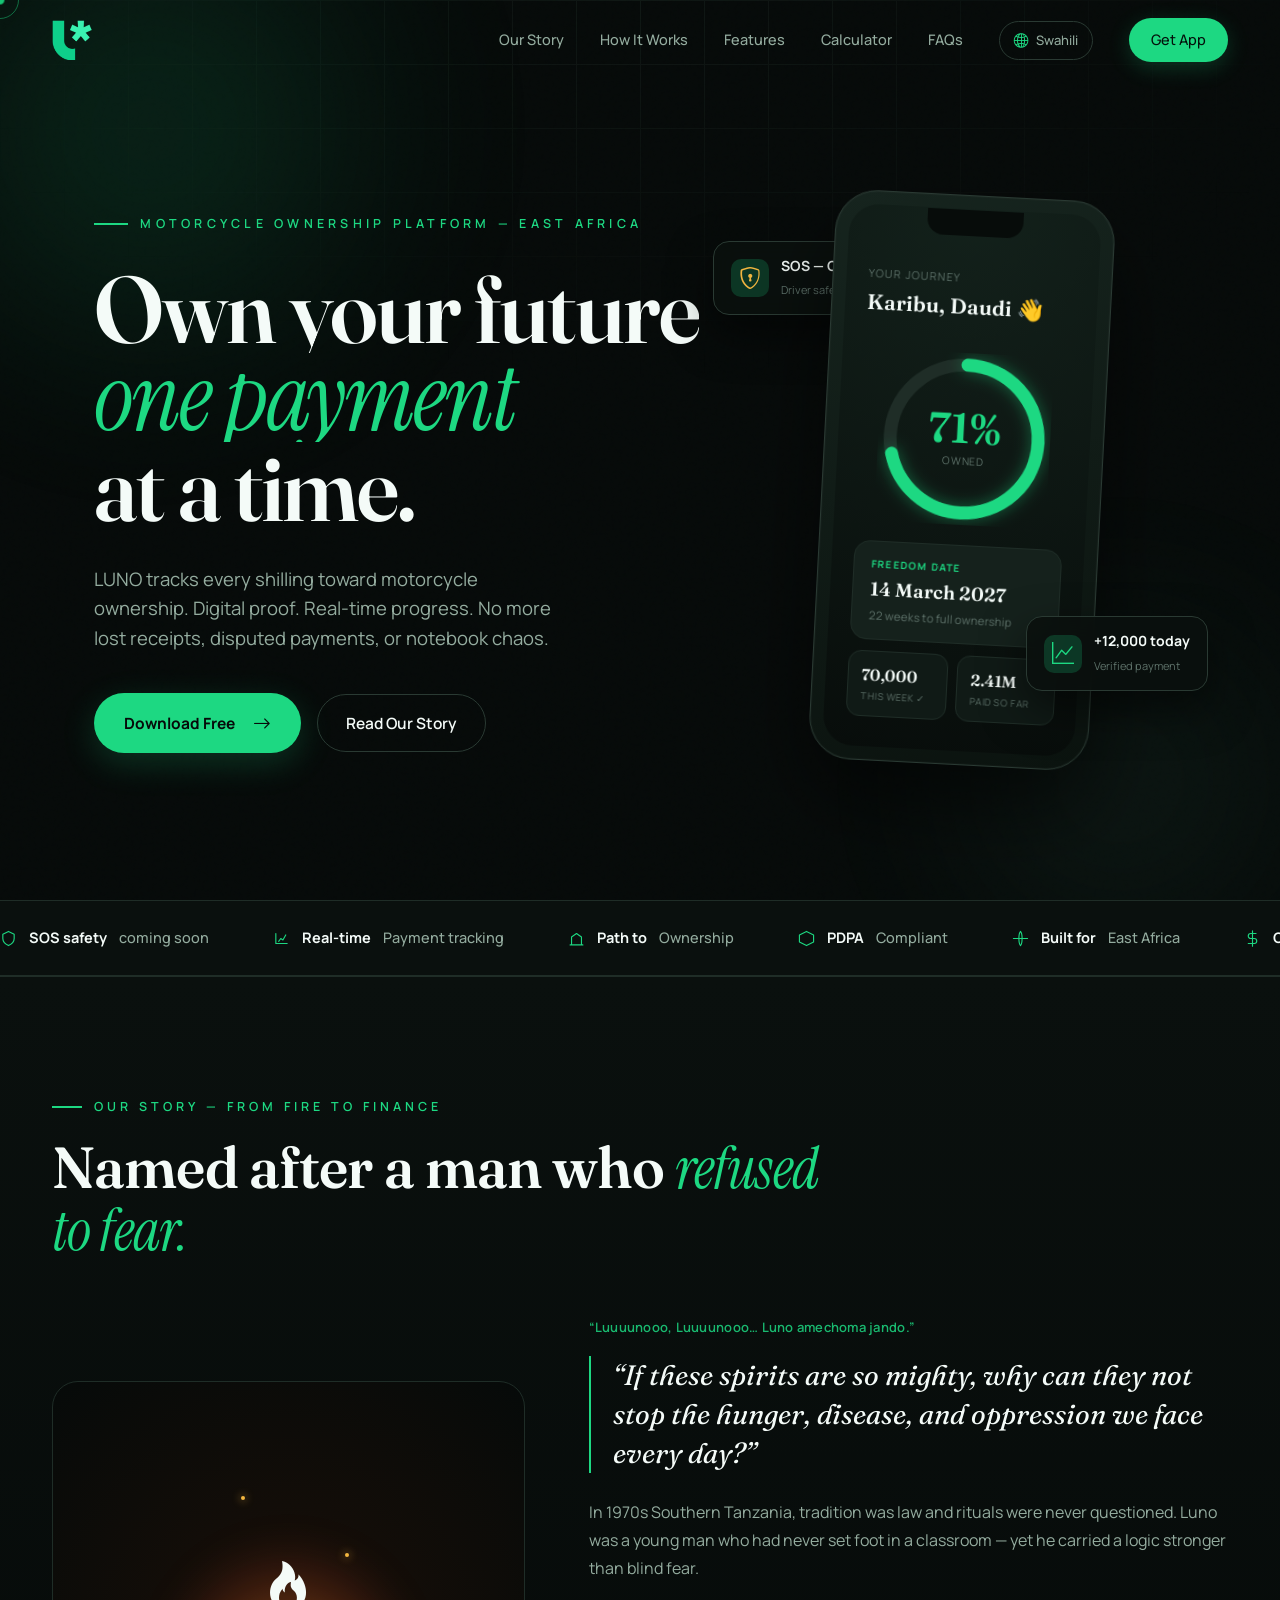
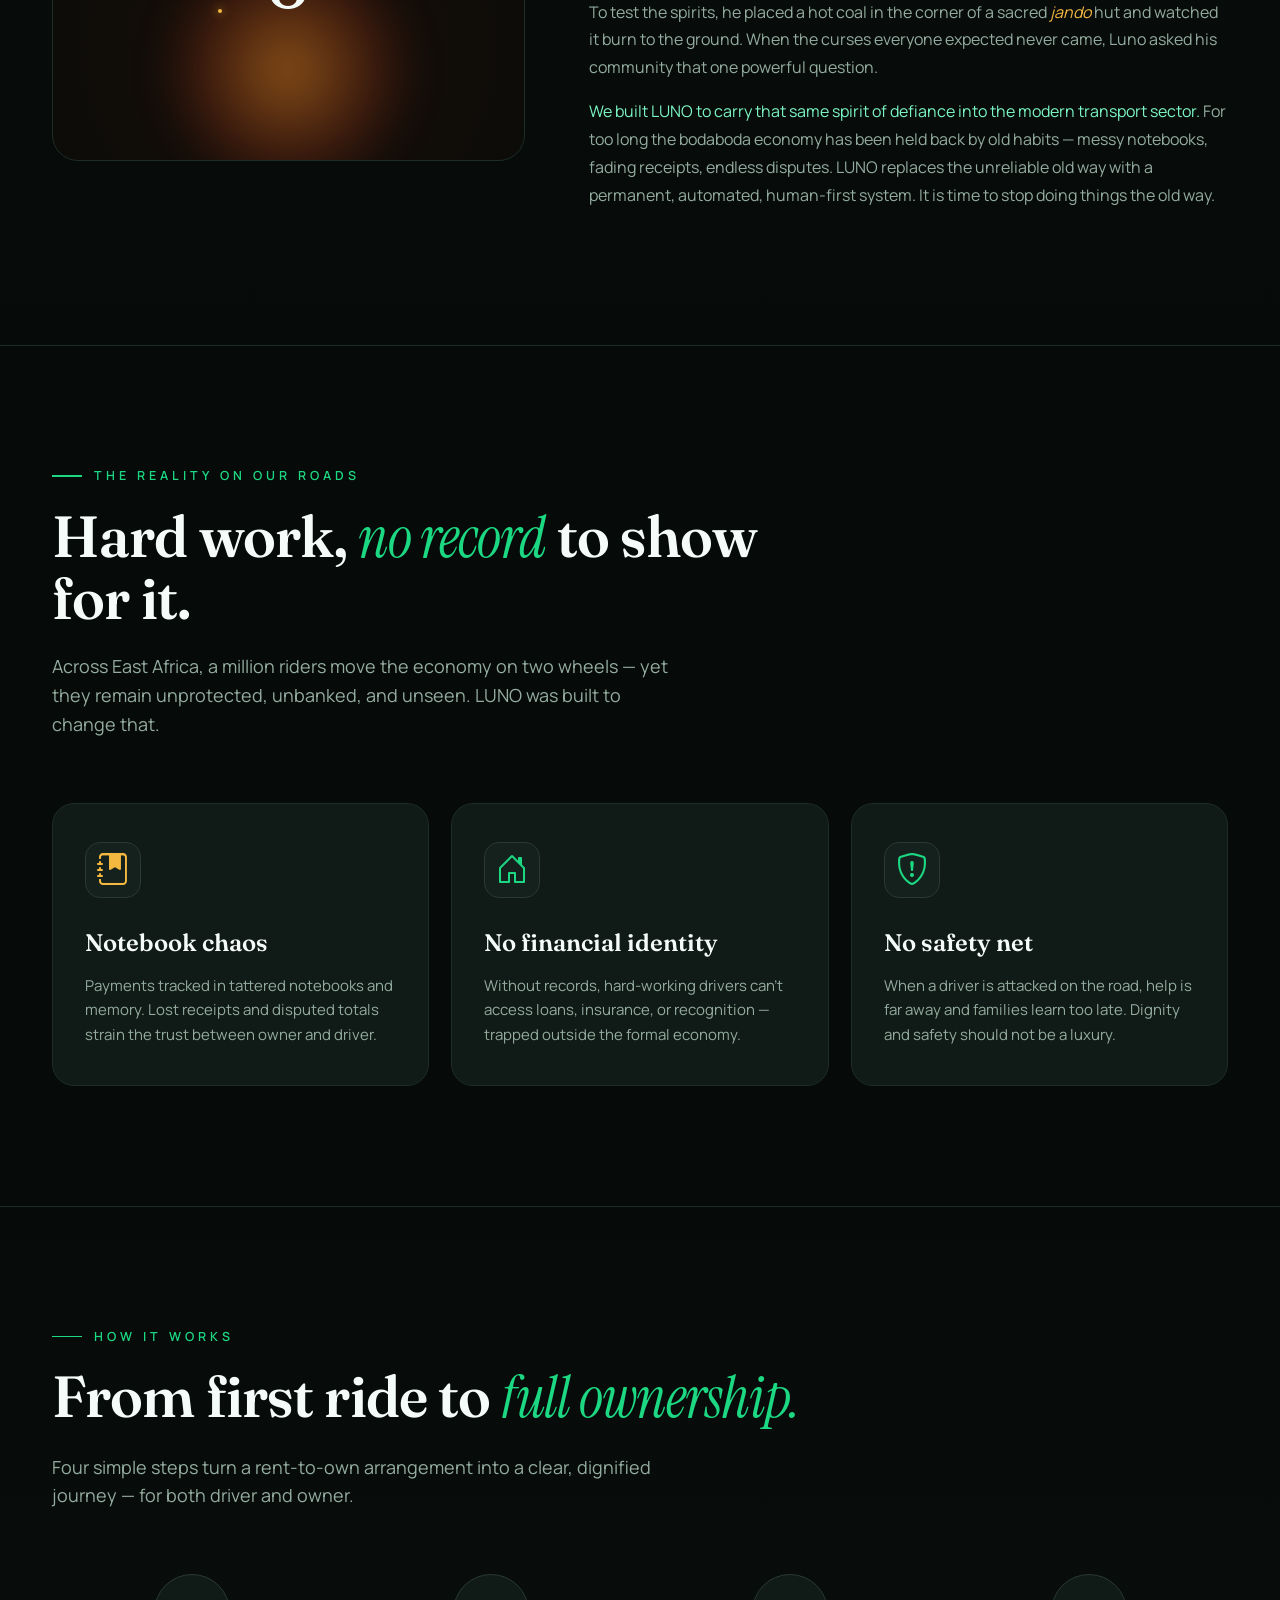
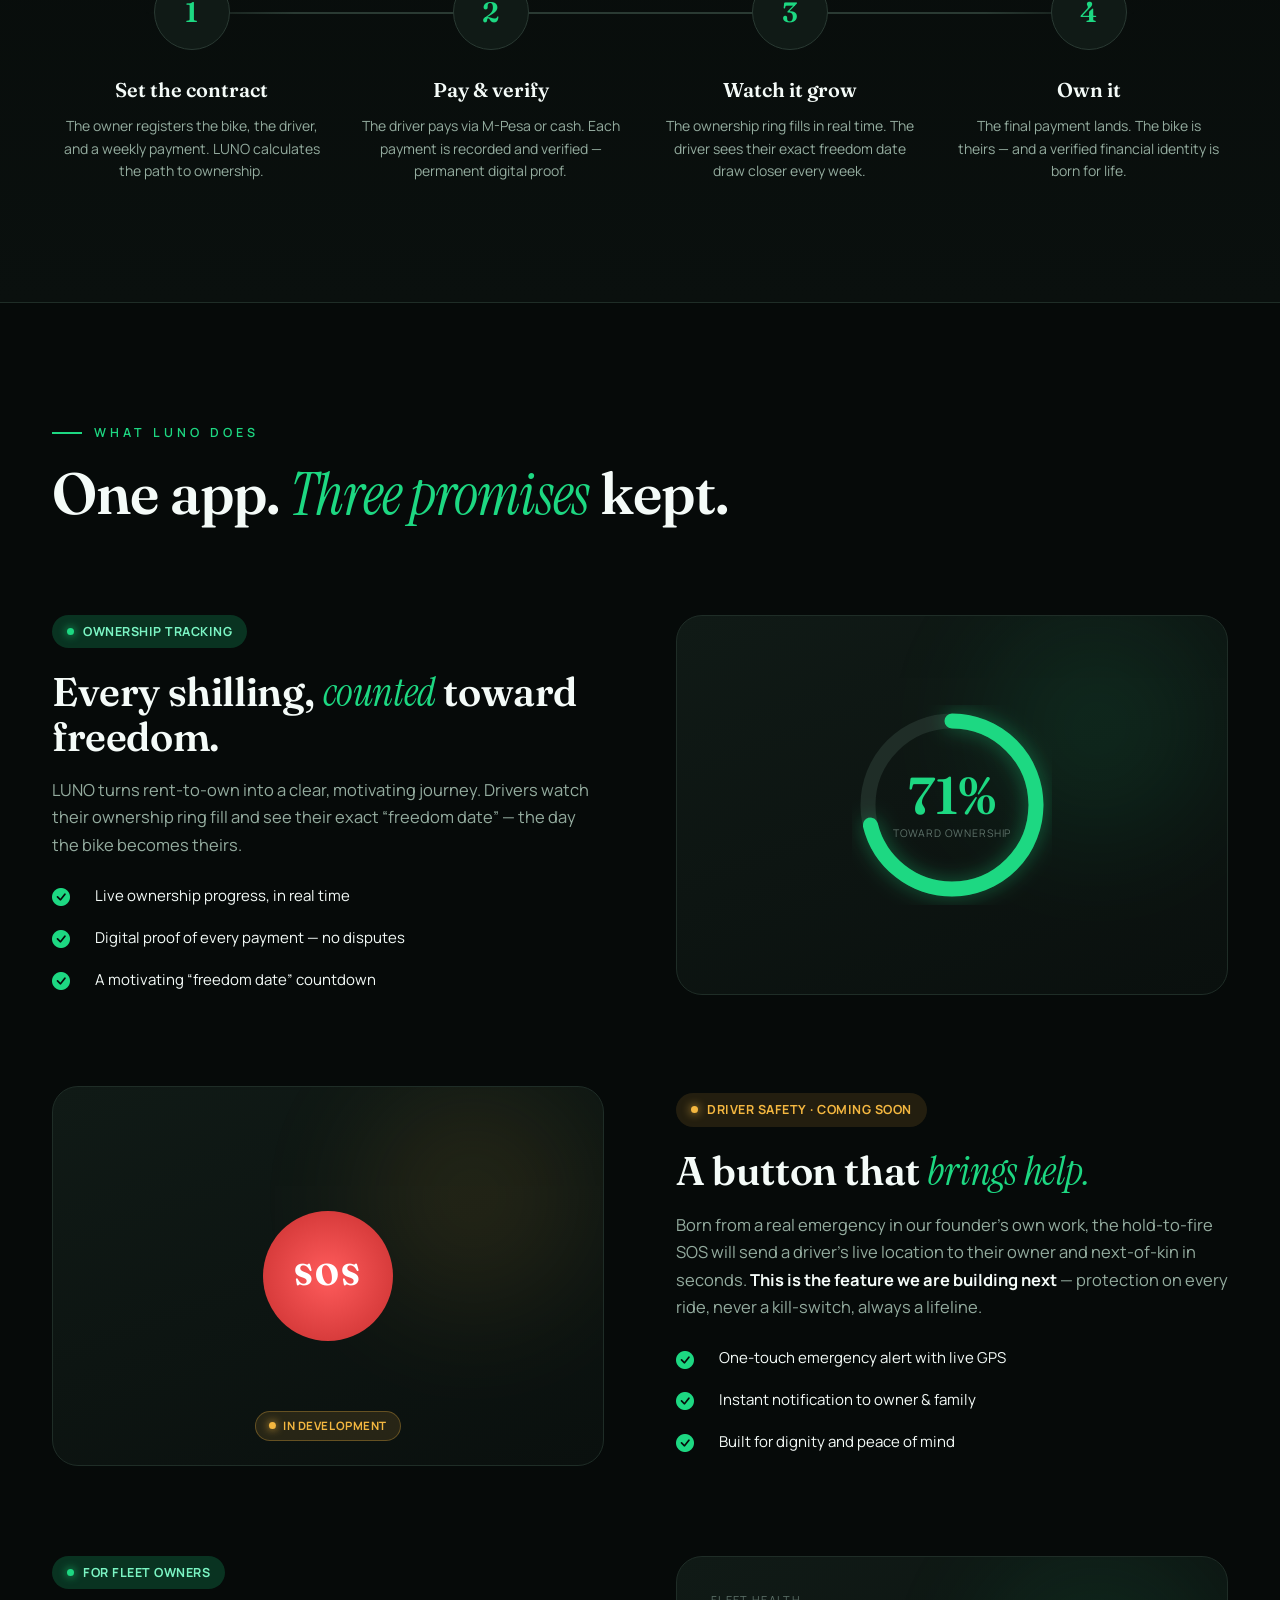
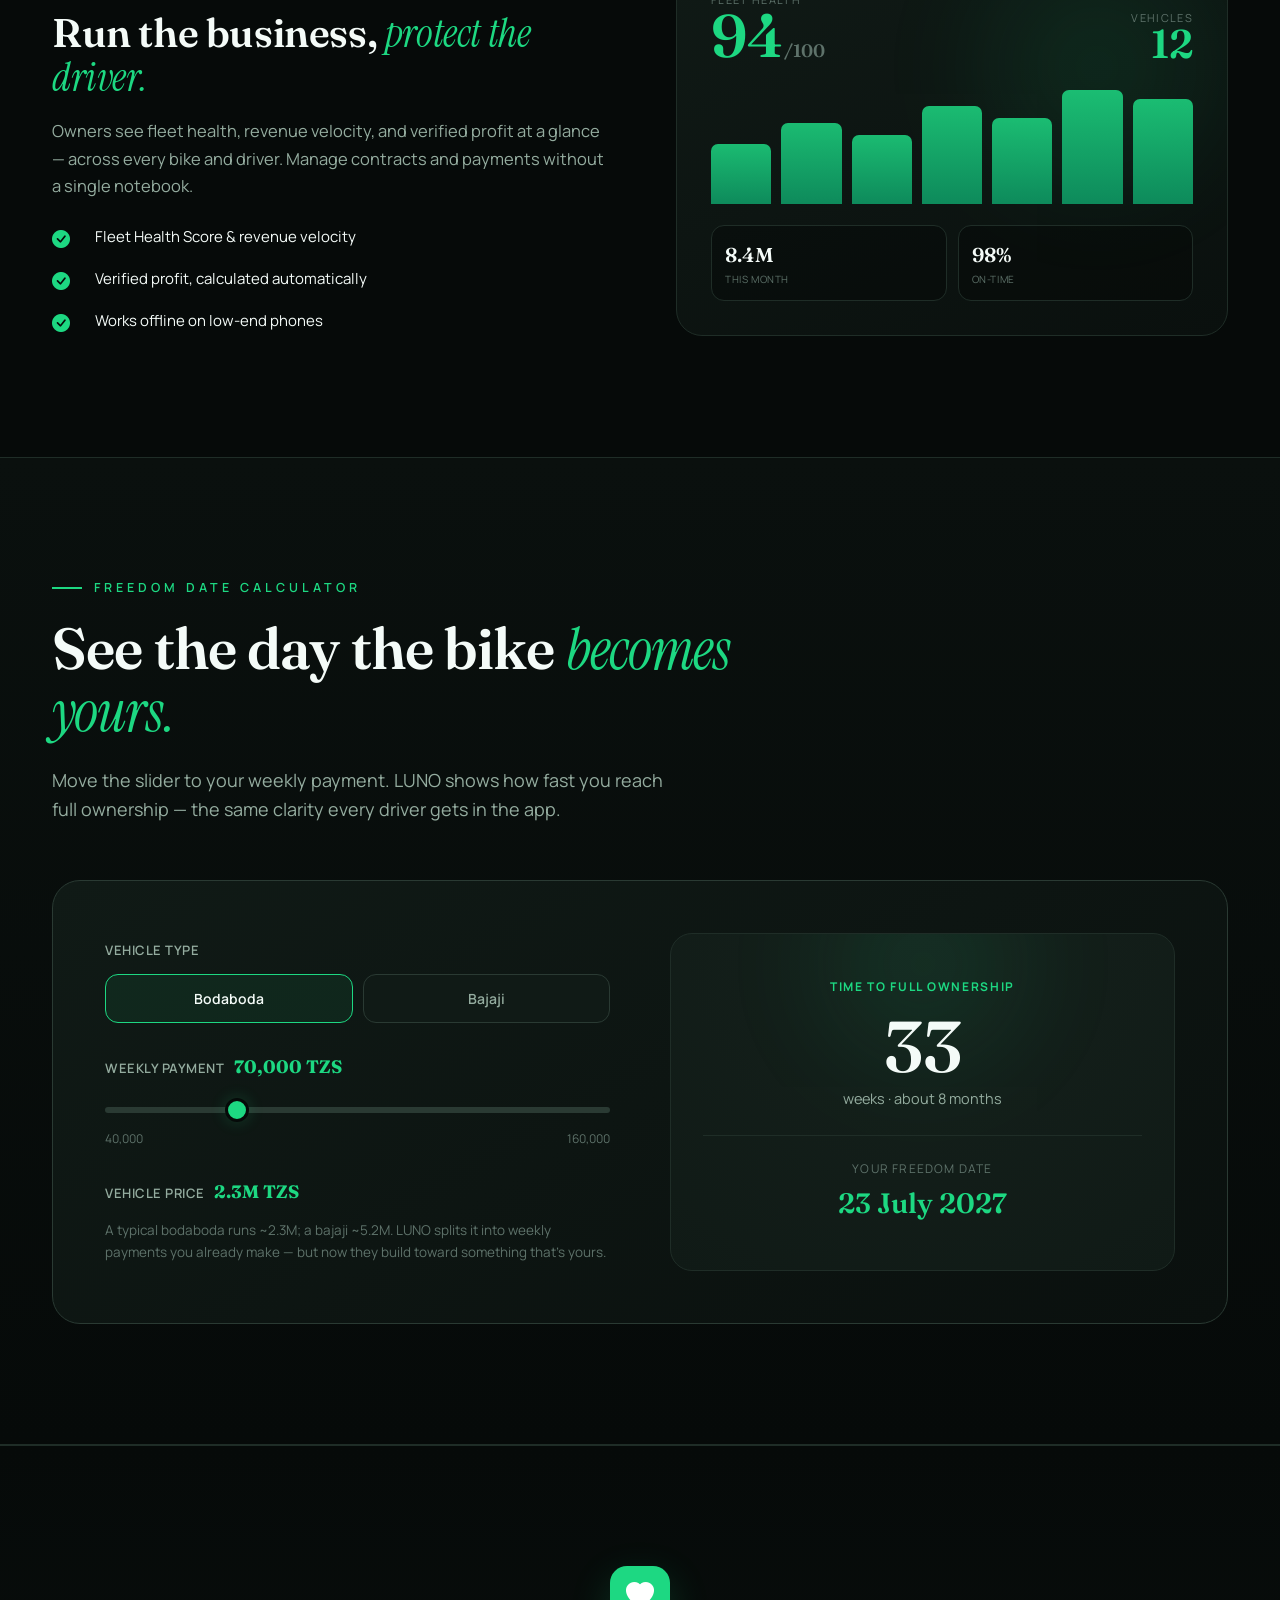
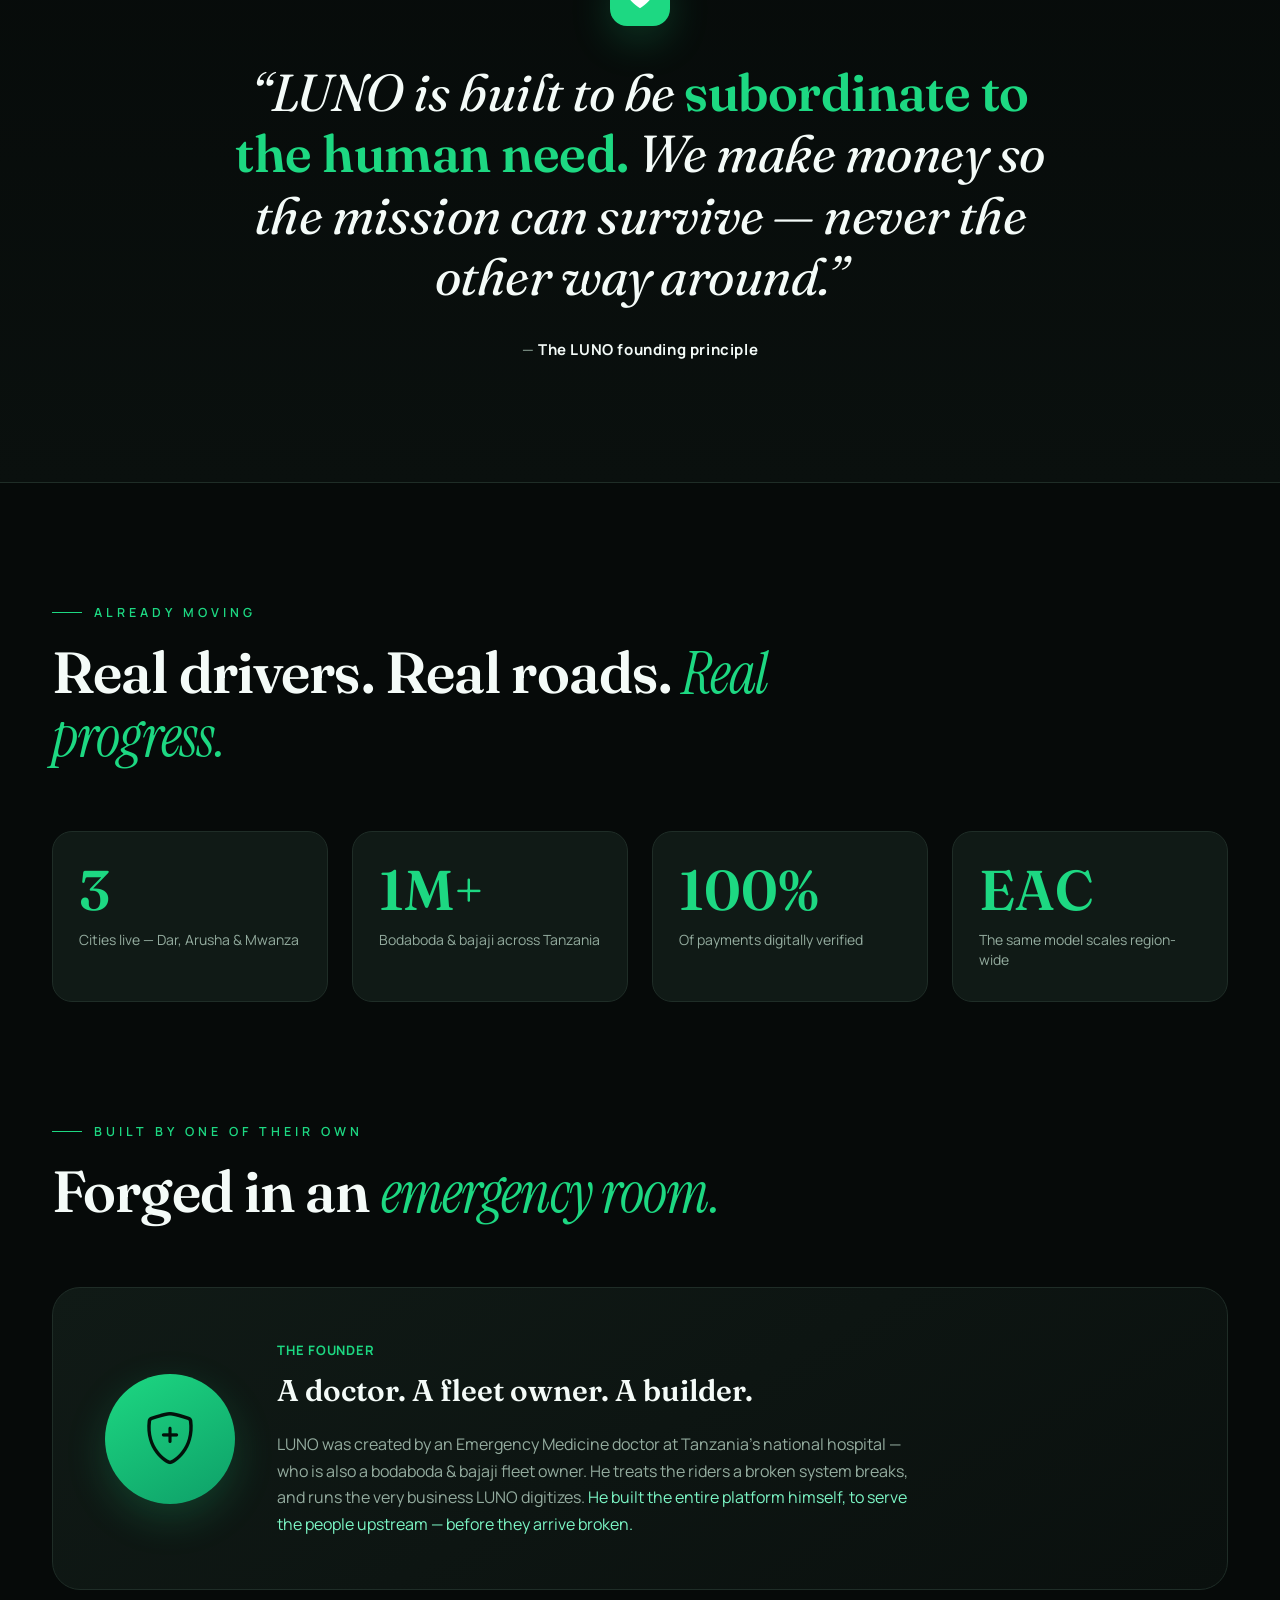
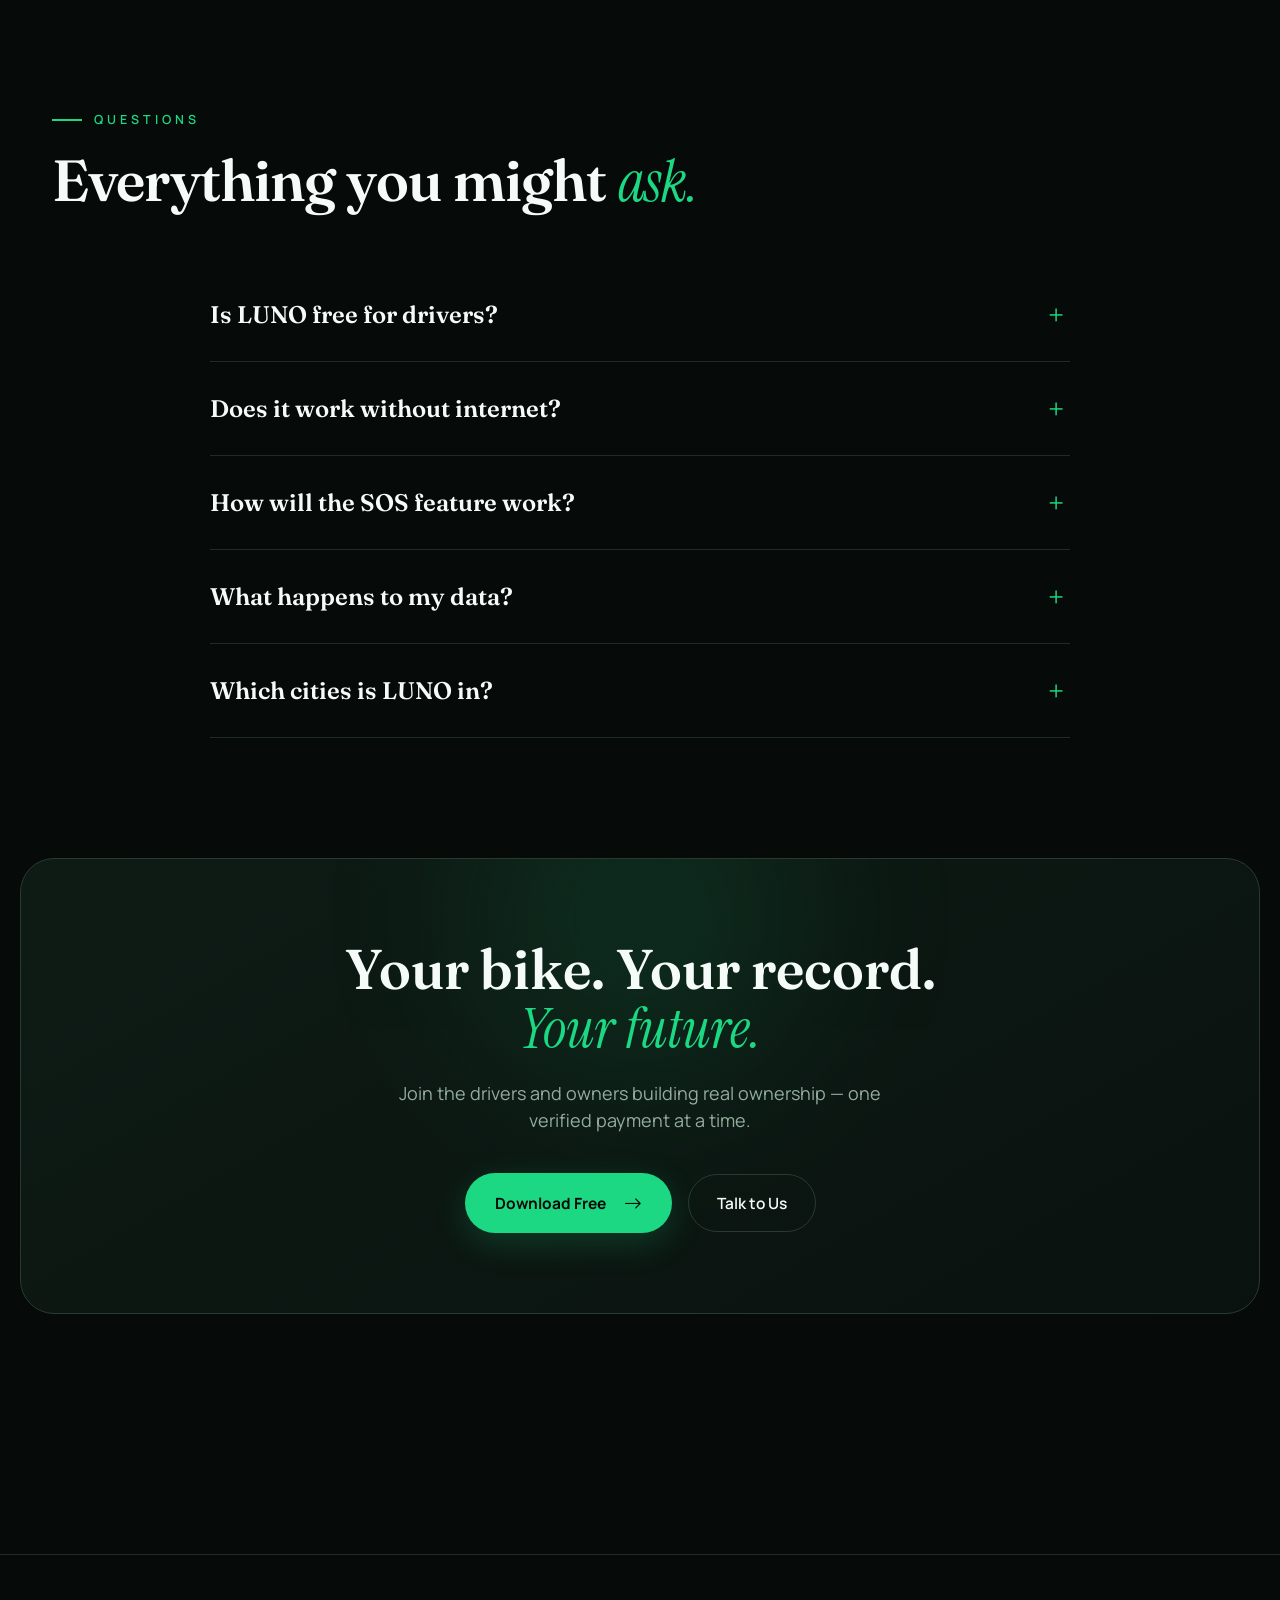
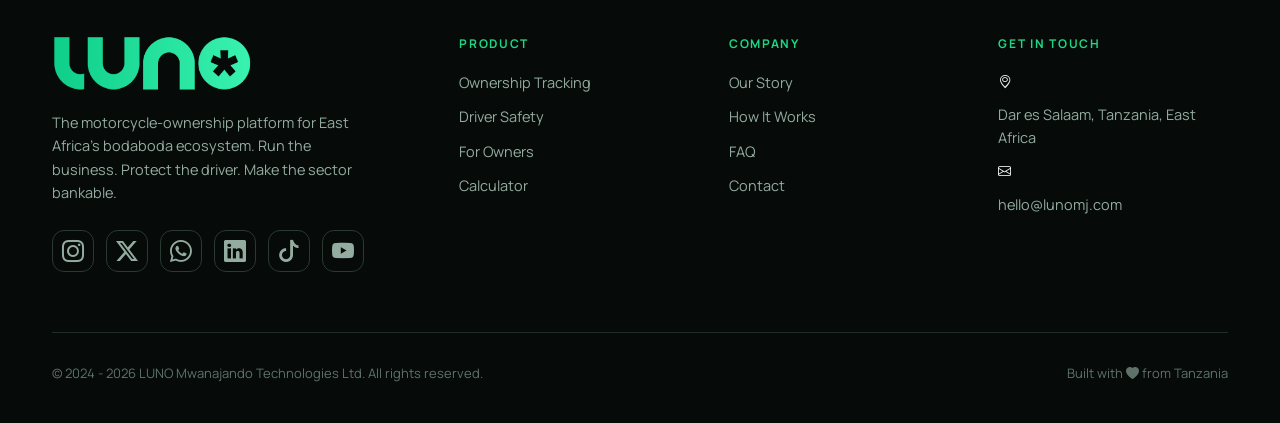
<file: new/index.html>
<!doctype html>
<html lang="en">
  <head>
    <meta charset="UTF-8" />
    <meta name="viewport" content="width=device-width, initial-scale=1.0" />
    <title>LUNO — Own your future, one payment at a time</title>
    <meta name="theme-color" content="#060A09" />
    <meta
      name="description"
      content="LUNO is the motorcycle-ownership platform for East Africa's bodaboda economy. Rent-to-own tracking, driver safety, and a path to ownership — built to be subordinate to the human need."
    />
    <meta
      property="og:title"
      content="LUNO — Own your future, one payment at a time"
    />
    <meta
      property="og:description"
      content="The motorcycle-ownership platform for East Africa's bodaboda economy."
    />
    <meta property="og:type" content="website" />

    <!-- Bootstrap Icons CDN -->
    <link
      rel="stylesheet"
      href="https://cdn.jsdelivr.net/npm/bootstrap-icons@1.11.3/font/bootstrap-icons.min.css"
    />

    <!-- Favicons -->
    <link
      rel="icon"
      type="image/png"
      href="favicon/favicon-96x96.png"
      sizes="96x96"
    />
    <link rel="icon" type="image/svg+xml" href="favicon/favicon.svg" />
    <link rel="shortcut icon" href="favicon/favicon.ico" />
    <link
      rel="apple-touch-icon"
      sizes="180x180"
      href="favicon/apple-touch-icon.png"
    />
    <link rel="manifest" href="favicon/site.webmanifest" />

    <link rel="preconnect" href="https://fonts.googleapis.com" />
    <link rel="preconnect" href="https://fonts.gstatic.com" crossorigin />
    <link
      href="https://fonts.googleapis.com/css2?family=Fraunces:ital,opsz,wght@0,9..144,300..900;1,9..144,300..900&family=Manrope:wght@300;400;500;600;700;800&display=swap"
      rel="stylesheet"
    />

    <link
      href="https://fonts.googleapis.com/css2?family=Instrument+Serif:ital@0;1&display=swap"
      rel="stylesheet"
    />

    <link rel="stylesheet" href="css/style.css" />
  </head>

  <body>
    <div class="cursor" id="cursor"></div>
    <div class="cursor-ring" id="cursorRing"></div>
    <div class="progress" id="progress"></div>
    <div class="noise"></div>
    <div class="veil" id="veil">
      <div class="veil-mark">
        <img
          src="[data-uri]"
          alt="LUNO"
        />
      </div>
    </div>

    <nav id="nav">
      <div class="nav-inner">
        <a href="#" class="logo" data-cursor
          ><span class="logo-icon">
            <img
              src="res/imgs/logo/LUNO-logo-icon.png"
              alt="luno-icon"
            /> </span
        ></a>
        <div class="nav-links">
          <a href="#story" data-i18n="nav_story">Our Story</a>
          <a href="#how" data-i18n="nav_how">How It Works</a>
          <a href="#features" data-i18n="nav_features">Features</a>
          <a href="#calculator" data-i18n="nav_calc">Calculator</a>
          <a href="#faq" data-i18n="nav_faq">FAQs</a>
          <button class="lang" id="langBtn" data-cursor>
            <i class="bi bi-globe2" style="font-size: 15px; color: #1dd882"></i>
            <span id="langLabel">Swahili</span>
          </button>
          <a href="#contact" class="nav-cta" data-cursor data-i18n="getApp"
            >Get App</a
          >
        </div>
      </div>
    </nav>

    <header>
      <div class="hero-glow g1"></div>
      <div class="hero-glow g2"></div>
      <div class="wrap">
        <div class="hero-grid">
          <div class="hero-text">
            <span class="eyebrow" data-i18n="hero_eyebrow"
              >Motorcycle Ownership Platform — East Africa</span
            >
            <h1>
              <span class="hero-line"
                ><span
                  >Own your future<!--span class="lt">future,</span--></span
                ></span
              >
              <span class="hero-line"><span class="it">one payment</span></span>
              <span class="hero-line"><span>at a time.</span></span>
            </h1>
            <p class="hero-sub" data-i18n="hero_sub">
              LUNO tracks every shilling toward motorcycle ownership. Digital
              proof. Real-time progress. No more lost receipts, disputed
              payments, or notebook chaos.
            </p>
            <div class="hero-cta">
              <a href="#contact" class="btn-primary" data-cursor
                ><span data-i18n="hero_btn1">Download Free</span>
                <i
                  class="bi bi-arrow-right"
                  style="font-size: 18px; margin-left: 8px; color: #060a09"
                ></i
              ></a>
              <a
                href="#story"
                class="btn-ghost"
                data-cursor
                data-i18n="hero_btn2"
                >Read Our Story</a
              >
            </div>
          </div>
          <div class="hero-visual">
            <div class="float-badge fb-1">
              <span class="fb-ic"
                ><i
                  class="bi bi-shield-lock"
                  style="font-size: 22px; color: #f4b740"
                ></i></span
              ><span class="fb-t"
                ><b>SOS &mdash; Coming Soon</b
                ><span>Driver safety, on the way</span></span
              >
            </div>
            <div class="phone">
              <div class="notch"></div>
              <div class="phone-screen">
                <div class="ps-label">Your journey</div>
                <div class="ps-driver">Karibu, Daudi &#128075;</div>
                <div class="ring-wrap">
                  <svg width="172" height="172" viewBox="0 0 172 172">
                    <circle
                      cx="86"
                      cy="86"
                      r="74"
                      fill="none"
                      stroke="#1F2D27"
                      stroke-width="13"
                    />
                    <circle
                      cx="86"
                      cy="86"
                      r="74"
                      fill="none"
                      stroke="#1DD882"
                      stroke-width="13"
                      stroke-linecap="round"
                      stroke-dasharray="465"
                      stroke-dashoffset="135"
                      style="filter: drop-shadow(0 0 8px #1dd88266)"
                    />
                  </svg>
                  <div class="ps-pct">
                    <div><b>71%</b><span>Owned</span></div>
                  </div>
                </div>
                <div class="ps-freedom">
                  <div class="lbl">Freedom Date</div>
                  <div class="date">14 March 2027</div>
                  <div class="sub">22 weeks to full ownership</div>
                </div>
                <div class="ps-row">
                  <div class="ps-pay">
                    <div class="v">70,000</div>
                    <div class="k">This week &#10003;</div>
                  </div>
                  <div class="ps-pay">
                    <div class="v">2.41M</div>
                    <div class="k">Paid so far</div>
                  </div>
                </div>
              </div>
            </div>
            <div class="float-badge fb-2">
              <span class="fb-ic"
                ><i
                  class="bi bi-graph-up"
                  style="font-size: 22px; color: #1dd882"
                ></i></span
              ><span class="fb-t"
                ><b>+12,000 today</b><span>Verified payment</span></span
              >
            </div>
          </div>
        </div>
      </div>
    </header>

    <div class="trust">
      <div class="trust-track" id="track"></div>
    </div>

    <div class="story-wrap">
      <section id="story">
        <div class="wrap">
          <div class="reveal">
            <span class="sec-eyebrow"
              >Our Story &mdash; From Fire to Finance</span
            >
            <h2 class="sec-title">
              Named after a man who <span class="it">refused to fear.</span>
            </h2>
          </div>
          <div class="story-grid">
            <div class="story-flame reveal">
              <div class="ember"></div>
              <div class="coal">
                <i class="bi bi-fire" style="font-size: 48px"></i>
              </div>
              <div class="spark" style="top: 30%; left: 40%"></div>
              <div class="spark" style="top: 45%; left: 62%"></div>
              <div class="spark" style="top: 60%; left: 35%"></div>
            </div>
            <div class="story-body reveal">
              <div class="story-tag">
                &ldquo;Luuuunooo, Luuuunooo&hellip; Luno amechoma jando.&rdquo;
              </div>
              <blockquote class="story-quote">
                &ldquo;If these spirits are so mighty, why can they not stop the
                hunger, disease, and oppression we face every day?&rdquo;
              </blockquote>
              <p>
                In 1970s Southern Tanzania, tradition was law and rituals were
                never questioned. Luno was a young man who had never set foot in
                a classroom &mdash; yet he carried a logic stronger than blind
                fear.
              </p>
              <p>
                To test the spirits, he placed a hot coal in the corner of a
                sacred <em>jando</em> hut and watched it burn to the ground.
                When the curses everyone expected never came, Luno asked his
                community that one powerful question.
              </p>
              <p>
                <span class="hl"
                  >We built LUNO to carry that same spirit of defiance into the
                  modern transport sector.</span
                >
                For too long the bodaboda economy has been held back by old
                habits &mdash; messy notebooks, fading receipts, endless
                disputes. LUNO replaces the unreliable old way with a permanent,
                automated, human-first system. It is time to stop doing things
                the old way.
              </p>
            </div>
          </div>
        </div>
      </section>
    </div>

    <section id="problem">
      <div class="wrap">
        <div class="reveal">
          <span class="sec-eyebrow">The Reality on Our Roads</span>
          <h2 class="sec-title">
            Hard work, <span class="it">no record</span> to show for it.
          </h2>
          <p class="sec-lead">
            Across East Africa, a million riders move the economy on two wheels
            &mdash; yet they remain unprotected, unbanked, and unseen. LUNO was
            built to change that.
          </p>
        </div>
        <div class="prob-grid">
          <div class="prob reveal">
            <div class="prob-ic">
              <i
                class="bi bi-journal-bookmark-fill"
                style="font-size: 32px; color: #f4b740"
              ></i>
            </div>
            <h3>Notebook chaos</h3>
            <p>
              Payments tracked in tattered notebooks and memory. Lost receipts
              and disputed totals strain the trust between owner and driver.
            </p>
          </div>
          <div class="prob reveal">
            <div class="prob-ic">
              <i
                class="bi bi-house-door"
                style="font-size: 32px; color: #1dd882"
              ></i>
            </div>
            <h3>No financial identity</h3>
            <p>
              Without records, hard-working drivers can't access loans,
              insurance, or recognition &mdash; trapped outside the formal
              economy.
            </p>
          </div>
          <div class="prob reveal">
            <div class="prob-ic">
              <i
                class="bi bi-shield-exclamation"
                style="font-size: 32px; color: #1dd882"
              ></i>
            </div>
            <h3>No safety net</h3>
            <p>
              When a driver is attacked on the road, help is far away and
              families learn too late. Dignity and safety should not be a
              luxury.
            </p>
          </div>
        </div>
      </div>
    </section>

    <div class="how-wrap">
      <section id="how">
        <div class="wrap">
          <div class="reveal">
            <span class="sec-eyebrow">How It Works</span>
            <h2 class="sec-title">
              From first ride to <span class="it">full ownership.</span>
            </h2>
            <p class="sec-lead">
              Four simple steps turn a rent-to-own arrangement into a clear,
              dignified journey &mdash; for both driver and owner.
            </p>
          </div>
          <div class="steps">
            <div class="step reveal">
              <div class="step-num">1</div>
              <h4>Set the contract</h4>
              <p>
                The owner registers the bike, the driver, and a weekly payment.
                LUNO calculates the path to ownership.
              </p>
            </div>
            <div class="step reveal">
              <div class="step-num">2</div>
              <h4>Pay &amp; verify</h4>
              <p>
                The driver pays via M-Pesa or cash. Each payment is recorded and
                verified &mdash; permanent digital proof.
              </p>
            </div>
            <div class="step reveal">
              <div class="step-num">3</div>
              <h4>Watch it grow</h4>
              <p>
                The ownership ring fills in real time. The driver sees their
                exact freedom date draw closer every week.
              </p>
            </div>
            <div class="step reveal">
              <div class="step-num">4</div>
              <h4>Own it</h4>
              <p>
                The final payment lands. The bike is theirs &mdash; and a
                verified financial identity is born for life.
              </p>
            </div>
          </div>
        </div>
      </section>
    </div>

    <section id="features">
      <div class="wrap">
        <div class="reveal">
          <span class="sec-eyebrow">What LUNO Does</span>
          <h2 class="sec-title">
            One app. <span class="it">Three promises</span> kept.
          </h2>
        </div>

        <div class="feat reveal">
          <div class="feat-text">
            <span class="feat-tag"
              ><span class="dot"></span>OWNERSHIP TRACKING</span
            >
            <h3>
              Every shilling, <span class="it">counted</span> toward freedom.
            </h3>
            <p>
              LUNO turns rent-to-own into a clear, motivating journey. Drivers
              watch their ownership ring fill and see their exact &ldquo;freedom
              date&rdquo; &mdash; the day the bike becomes theirs.
            </p>
            <ul class="feat-list">
              <li>
                <i
                  class="bi bi-check-circle-fill"
                  style="color: #1dd882; margin-right: 12px; font-size: 18px"
                ></i
                >Live ownership progress, in real time
              </li>
              <li>
                <i
                  class="bi bi-check-circle-fill"
                  style="color: #1dd882; margin-right: 12px; font-size: 18px"
                ></i
                >Digital proof of every payment &mdash; no disputes
              </li>
              <li>
                <i
                  class="bi bi-check-circle-fill"
                  style="color: #1dd882; margin-right: 12px; font-size: 18px"
                ></i
                >A motivating &ldquo;freedom date&rdquo; countdown
              </li>
            </ul>
          </div>
          <div class="feat-visual">
            <div class="fv-glow"></div>
            <div
              class="dash"
              style="justify-content: center; align-items: center"
            >
              <div
                class="ring-wrap"
                style="width: 200px; height: 200px; margin: 0"
              >
                <svg width="200" height="200" viewBox="0 0 200 200">
                  <circle
                    cx="100"
                    cy="100"
                    r="84"
                    fill="none"
                    stroke="#1F2D27"
                    stroke-width="15"
                  />
                  <circle
                    id="scrollRing"
                    cx="100"
                    cy="100"
                    r="84"
                    fill="none"
                    stroke="#1DD882"
                    stroke-width="15"
                    stroke-linecap="round"
                    stroke-dasharray="528"
                    stroke-dashoffset="528"
                    style="
                      filter: drop-shadow(0 0 10px #1dd88266);
                      transition: stroke-dashoffset 1.6s var(--ease);
                    "
                  />
                </svg>
                <div class="ps-pct">
                  <div>
                    <b style="font-size: 52px" data-count="71" data-suffix="%"
                      >0%</b
                    ><span>Toward ownership</span>
                  </div>
                </div>
              </div>
            </div>
          </div>
        </div>

        <div class="feat flip reveal">
          <div class="feat-text">
            <span
              class="feat-tag"
              style="background: rgba(244, 183, 64, 0.12); color: var(--amber)"
              ><span
                class="dot"
                style="
                  background: var(--amber);
                  box-shadow: 0 0 10px var(--amber);
                "
              ></span
              >DRIVER SAFETY &middot; COMING SOON</span
            >
            <h3>A button that <span class="it">brings help.</span></h3>
            <p>
              Born from a real emergency in our founder&rsquo;s own work, the
              hold-to-fire SOS will send a driver&rsquo;s live location to their
              owner and next-of-kin in seconds.
              <b style="color: var(--white)"
                >This is the feature we are building next</b
              >
              &mdash; protection on every ride, never a kill-switch, always a
              lifeline.
            </p>
            <ul class="feat-list">
              <li>
                <i
                  class="bi bi-check-circle-fill"
                  style="color: #1dd882; margin-right: 12px; font-size: 18px"
                ></i
                >One-touch emergency alert with live GPS
              </li>
              <li>
                <i
                  class="bi bi-check-circle-fill"
                  style="color: #1dd882; margin-right: 12px; font-size: 18px"
                ></i
                >Instant notification to owner &amp; family
              </li>
              <li>
                <i
                  class="bi bi-check-circle-fill"
                  style="color: #1dd882; margin-right: 12px; font-size: 18px"
                ></i
                >Built for dignity and peace of mind
              </li>
            </ul>
          </div>
          <div class="feat-visual">
            <div
              class="fv-glow"
              style="
                background: radial-gradient(circle, #f4b740, transparent 70%);
                opacity: 0.13;
              "
            ></div>
            <div class="sos-ring">
              <div class="sos-btn">SOS</div>
            </div>
            <div class="sos-soon">
              <span class="soon-pill"
                ><span class="pdot"></span>In development</span
              >
            </div>
          </div>
        </div>

        <div class="feat reveal" id="owners">
          <div class="feat-text">
            <span class="feat-tag"
              ><span class="dot"></span>FOR FLEET OWNERS</span
            >
            <h3>
              Run the business, <span class="it">protect the driver.</span>
            </h3>
            <p>
              Owners see fleet health, revenue velocity, and verified profit at
              a glance &mdash; across every bike and driver. Manage contracts
              and payments without a single notebook.
            </p>
            <ul class="feat-list">
              <li>
                <i
                  class="bi bi-check-circle-fill"
                  style="color: #1dd882; margin-right: 12px; font-size: 18px"
                ></i
                >Fleet Health Score &amp; revenue velocity
              </li>
              <li>
                <i
                  class="bi bi-check-circle-fill"
                  style="color: #1dd882; margin-right: 12px; font-size: 18px"
                ></i
                >Verified profit, calculated automatically
              </li>
              <li>
                <i
                  class="bi bi-check-circle-fill"
                  style="color: #1dd882; margin-right: 12px; font-size: 18px"
                ></i
                >Works offline on low-end phones
              </li>
            </ul>
          </div>
          <div class="feat-visual">
            <div class="fv-glow"></div>
            <div class="dash">
              <div class="dash-top">
                <div>
                  <div class="dash-lbl">Fleet Health</div>
                  <div class="dash-score">
                    <span data-count="94">0</span><small>/100</small>
                  </div>
                </div>
                <div style="text-align: right">
                  <div class="dash-lbl">Vehicles</div>
                  <div
                    class="dash-score"
                    style="font-size: 40px"
                    data-count="12"
                  >
                    0
                  </div>
                </div>
              </div>
              <div class="bars" id="bars">
                <div class="bar" data-h="50"></div>
                <div class="bar" data-h="68"></div>
                <div class="bar" data-h="58"></div>
                <div class="bar" data-h="82"></div>
                <div class="bar" data-h="72"></div>
                <div class="bar" data-h="95"></div>
                <div class="bar" data-h="88"></div>
              </div>
              <div class="dash-cards">
                <div class="dash-card">
                  <div class="v">8.4M</div>
                  <div class="k">This month</div>
                </div>
                <div class="dash-card">
                  <div class="v">98%</div>
                  <div class="k">On-time</div>
                </div>
              </div>
            </div>
          </div>
        </div>
      </div>
    </section>

    <div class="calc-wrap">
      <section id="calculator">
        <div class="wrap">
          <div class="reveal">
            <span class="sec-eyebrow">Freedom Date Calculator</span>
            <h2 class="sec-title">
              See the day the bike <span class="it">becomes yours.</span>
            </h2>
            <p class="sec-lead">
              Move the slider to your weekly payment. LUNO shows how fast you
              reach full ownership &mdash; the same clarity every driver gets in
              the app.
            </p>
          </div>
          <div class="calc reveal">
            <div class="calc-controls">
              <div class="calc-field">
                <label>Vehicle type</label>
                <div class="seg" id="segType">
                  <button
                    class="on"
                    data-price="2300000"
                    data-weeks="78"
                    data-cursor
                  >
                    Bodaboda
                  </button>
                  <button data-price="5200000" data-weeks="104" data-cursor>
                    Bajaji
                  </button>
                </div>
              </div>
              <div class="calc-field">
                <label>Weekly payment <b id="wkVal">70,000 TZS</b></label>
                <input
                  type="range"
                  id="wkRange"
                  min="40000"
                  max="160000"
                  step="5000"
                  value="70000"
                />
                <div class="calc-range-labels">
                  <span>40,000</span><span>160,000</span>
                </div>
              </div>
              <div class="calc-field" style="margin-bottom: 0">
                <label>Vehicle price <b id="priceVal">2.3M TZS</b></label>
                <p
                  style="
                    font-size: 13.5px;
                    color: var(--mute-2);
                    line-height: 1.6;
                    margin-top: 6px;
                  "
                >
                  A typical bodaboda runs ~2.3M; a bajaji ~5.2M. LUNO splits it
                  into weekly payments you already make &mdash; but now they
                  build toward something that&rsquo;s yours.
                </p>
              </div>
            </div>
            <div class="calc-result">
              <div class="rlbl">Time to full ownership</div>
              <div class="rbig"><span id="weeksOut">33</span></div>
              <div class="rsub" id="weeksSub">
                weeks &middot; about 8 months
              </div>
              <div class="rdate">
                <div class="k">Your freedom date</div>
                <div class="d" id="dateOut">&mdash;</div>
              </div>
            </div>
          </div>
        </div>
      </section>
    </div>

    <section class="principle">
      <div class="wrap reveal">
        <div class="mark">
          <i
            class="bi bi-heart-fill"
            style="font-size: 28px; color: #ffffff"
          ></i>
        </div>
        <blockquote>
          &ldquo;LUNO is built to be
          <span class="hl">subordinate to the human need.</span> We make money
          so the mission can survive &mdash; never the other way around.&rdquo;
        </blockquote>
        <cite>&mdash; <b>The LUNO founding principle</b></cite>
      </div>
    </section>

    <section>
      <div class="wrap">
        <div class="reveal">
          <span class="sec-eyebrow">Already Moving</span>
          <h2 class="sec-title">
            Real drivers. Real roads. <span class="it">Real progress.</span>
          </h2>
        </div>
        <div class="stats">
          <div class="stat reveal">
            <b data-count="3">0</b
            ><span>Cities live &mdash; Dar, Arusha &amp; Mwanza</span>
          </div>
          <div class="stat reveal">
            <b data-count="1" data-suffix="M+">0</b
            ><span>Bodaboda &amp; bajaji across Tanzania</span>
          </div>
          <div class="stat reveal">
            <b data-count="100" data-suffix="%">0</b
            ><span>Of payments digitally verified</span>
          </div>
          <div class="stat reveal">
            <b>EAC</b><span>The same model scales region-wide</span>
          </div>
        </div>
      </div>
    </section>

    <section style="padding-top: 0">
      <div class="wrap">
        <div class="reveal">
          <span class="sec-eyebrow">Built By One Of Their Own</span>
          <h2 class="sec-title">
            Forged in an <span class="it">emergency room.</span>
          </h2>
        </div>
        <div class="founder-card reveal">
          <div class="founder-av">
            <i
              class="bi bi-shield-plus"
              style="font-size: 52px; color: #04110b"
            ></i>
          </div>
          <div class="founder-info">
            <div class="role">The Founder</div>
            <h3>A doctor. A fleet owner. A builder.</h3>
            <p>
              LUNO was created by an Emergency Medicine doctor at Tanzania's
              national hospital &mdash; who is also a bodaboda &amp; bajaji
              fleet owner. He treats the riders a broken system breaks, and runs
              the very business LUNO digitizes.
              <span class="hl"
                >He built the entire platform himself, to serve the people
                upstream &mdash; before they arrive broken.</span
              >
            </p>
          </div>
        </div>
      </div>
    </section>

    <section id="faq" style="padding-top: 0">
      <div class="wrap">
        <div class="reveal">
          <span class="sec-eyebrow">Questions</span>
          <h2 class="sec-title">
            Everything you might <span class="it">ask.</span>
          </h2>
        </div>
        <div class="faq reveal">
          <div class="faq-item">
            <button class="faq-q" data-cursor>Is LUNO free for drivers?</button>
            <div class="faq-a">
              <p>
                Yes. Drivers never pay to use LUNO. The owner covers a small
                platform fee &mdash; the driver gets safety, proof of every
                payment, and a clear path to owning their bike, at no cost.
              </p>
            </div>
          </div>
          <div class="faq-item">
            <button class="faq-q" data-cursor>
              Does it work without internet?
            </button>
            <div class="faq-a">
              <p>
                LUNO is offline-first. Payments and records are saved on the
                phone and sync automatically once a connection returns &mdash;
                built for real conditions on low-end Android devices. *iOS app
                is coming
              </p>
            </div>
          </div>
          <div class="faq-item">
            <button class="faq-q" data-cursor>
              How will the SOS feature work?
            </button>
            <div class="faq-a">
              <p>
                SOS is the safety feature we are building next. A hold-to-fire
                button will send the driver&rsquo;s live GPS location to their
                owner and next-of-kin instantly &mdash; a lifeline for the
                driver, never a remote kill-switch on the vehicle.
              </p>
            </div>
          </div>
          <div class="faq-item">
            <button class="faq-q" data-cursor>What happens to my data?</button>
            <div class="faq-a">
              <p>
                Your data is handled under Tanzania&rsquo;s data-protection law,
                with consent, and is used to benefit you &mdash; for example, to
                help you qualify for loans or insurance. It is never sold
                against your interest.
              </p>
            </div>
          </div>
          <div class="faq-item">
            <button class="faq-q" data-cursor>Which cities is LUNO in?</button>
            <div class="faq-a">
              <p>
                LUNO is live with drivers in Dar es Salaam, Arusha, and Mwanza,
                with expansion across Tanzania and East Africa underway.
              </p>
            </div>
          </div>
        </div>
      </div>
    </section>

    <section style="padding-top: 0">
      <div class="cta-band reveal">
        <div class="cg"></div>
        <h2>
          Your bike. Your record.<br /><span class="it">Your future.</span>
        </h2>
        <p>
          Join the drivers and owners building real ownership &mdash; one
          verified payment at a time.
        </p>
        <div class="hero-cta">
          <a href="#" class="btn-primary" data-cursor
            ><span
              >Download Free
              <i
                class="bi bi-arrow-right"
                style="font-size: 18px; margin-left: 8px; color: #060a09"
              ></i></span
          ></a>
          <a href="mailto:hello@lunomj.com" class="btn-ghost" data-cursor
            >Talk to Us</a
          >
        </div>
      </div>
    </section>

    <footer id="contact">
      <div class="wrap">
        <div class="foot-grid">
          <div class="foot-brand">
            <a href="#" class="logo" data-cursor
              ><span class="footer-logo">
                <img src="res/imgs/logo/LUNO-logo.png" alt="luno-logo" /> </span
            ></a>
            <p>
              The motorcycle-ownership platform for East Africa's bodaboda
              ecosystem. Run the business. Protect the driver. Make the sector
              bankable.
            </p>
            <div class="socials">
              <a
                href="https://instagram.com/lunomwanajando"
                target="_blank"
                rel="noopener"
                class="soc"
                data-cursor
                aria-label="Instagram"
                ><i class="bi bi-instagram" style="font-size: 22px"></i
              ></a>
              <a
                href="https://x.com/lunomwanajando"
                target="_blank"
                rel="noopener"
                class="soc"
                data-cursor
                aria-label="X"
                ><i class="bi bi-twitter-x" style="font-size: 22px"></i
              ></a>
              <a
                href="https://wa.me/255785431978"
                target="_blank"
                rel="noopener"
                class="soc"
                data-cursor
                aria-label="WhatsApp"
                ><i class="bi bi-whatsapp" style="font-size: 22px"></i
              ></a>
              <a
                href="https://linkedin.com/company/lunomwanajando"
                target="_blank"
                rel="noopener"
                class="soc"
                data-cursor
                aria-label="LinkedIn"
                ><i class="bi bi-linkedin" style="font-size: 22px"></i
              ></a>
              <a
                href="https://tiktok.com/@lunomwanajando"
                target="_blank"
                rel="noopener"
                class="soc"
                data-cursor
                aria-label="TikTok"
                ><i class="bi bi-tiktok" style="font-size: 22px"></i
              ></a>
              <a
                href="https://youtube.com/@lunomwanajando"
                target="_blank"
                rel="noopener"
                class="soc"
                data-cursor
                aria-label="YouTube"
                ><i class="bi bi-youtube" style="font-size: 22px"></i
              ></a>
            </div>
          </div>
          <div class="foot-col">
            <h4>Product</h4>
            <a href="#features">Ownership Tracking</a
            ><a href="#features">Driver Safety</a
            ><a href="#owners">For Owners</a
            ><a href="#calculator" data-i18n="nav_calc">Calculator</a>
          </div>
          <div class="foot-col">
            <h4>Company</h4>
            <a href="#story" data-i18n="nav_story">Our Story</a
            ><a href="#how" data-i18n="nav_how">How It Works</a
            ><a href="#faq" data-i18n="nav_faq">FAQ</a
            ><a href="mailto:hello@lunomj.com">Contact</a>
          </div>
          <div class="foot-col">
            <h4>Get In Touch</h4>
            <h5> <i class="bi bi-geo-alt"></i></h5>
            <a>
              <a href="">Dar es Salaam, Tanzania, East Africa</a>
            </a>
            
            <h5> <i class="bi bi-envelope"></i></h5>
            <a>
              <a href="mailto:hello@lunomj.com">hello@lunomj.com</a>
             </a>
          </div>
        </div>
        <div class="foot-bottom">
          <span>© <span id="copyrightYear">2025</span> LUNO Mwanajando Technologies Ltd. All rights reserved.</span>
          <!-- <span>
            &copy; 2026 LUNO Mwanajando Technologies Ltd. All rights
            reserved.
          </span> -->
          
          <span
            >Built with <i class="bi bi-heart-fill"></i> from 
            Tanzania </span>

        </div>
      </div>
    </footer>

    <script src="js/main.js"></script>
  </body>
</html>
</file>
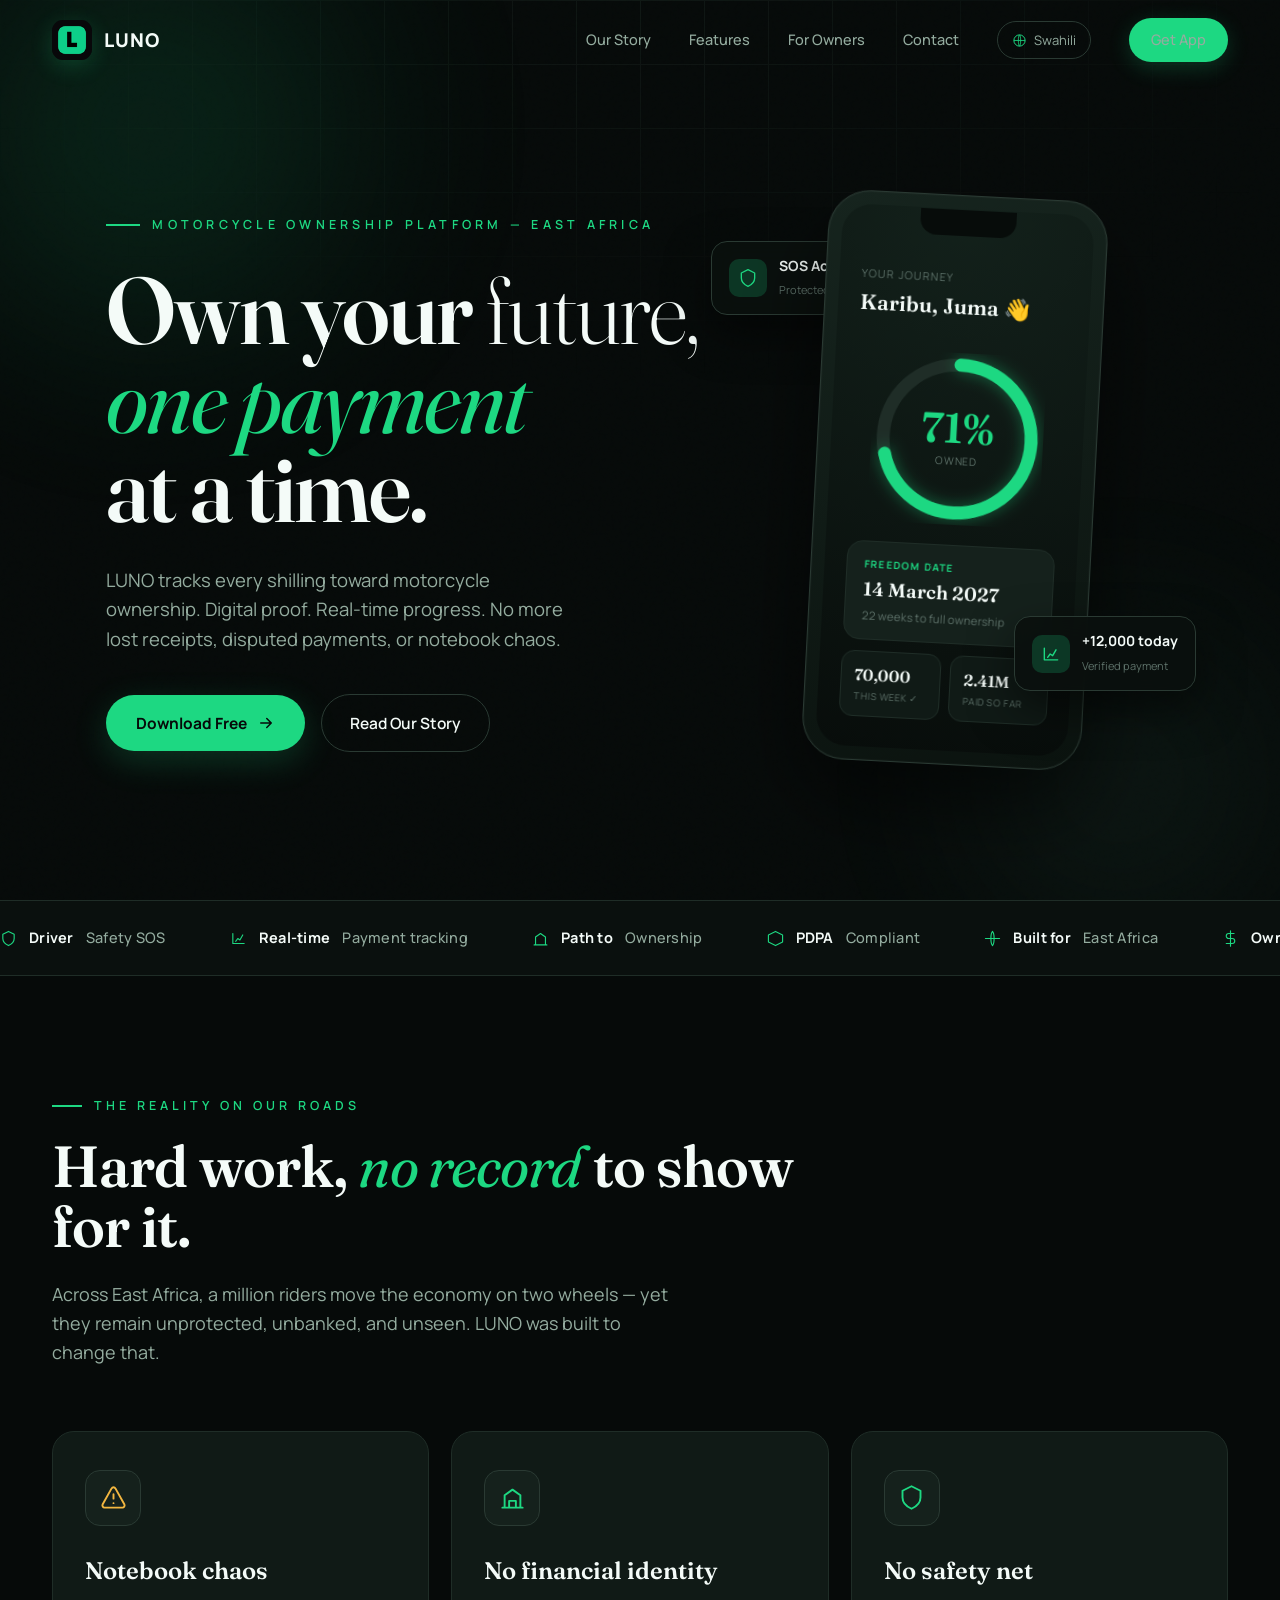
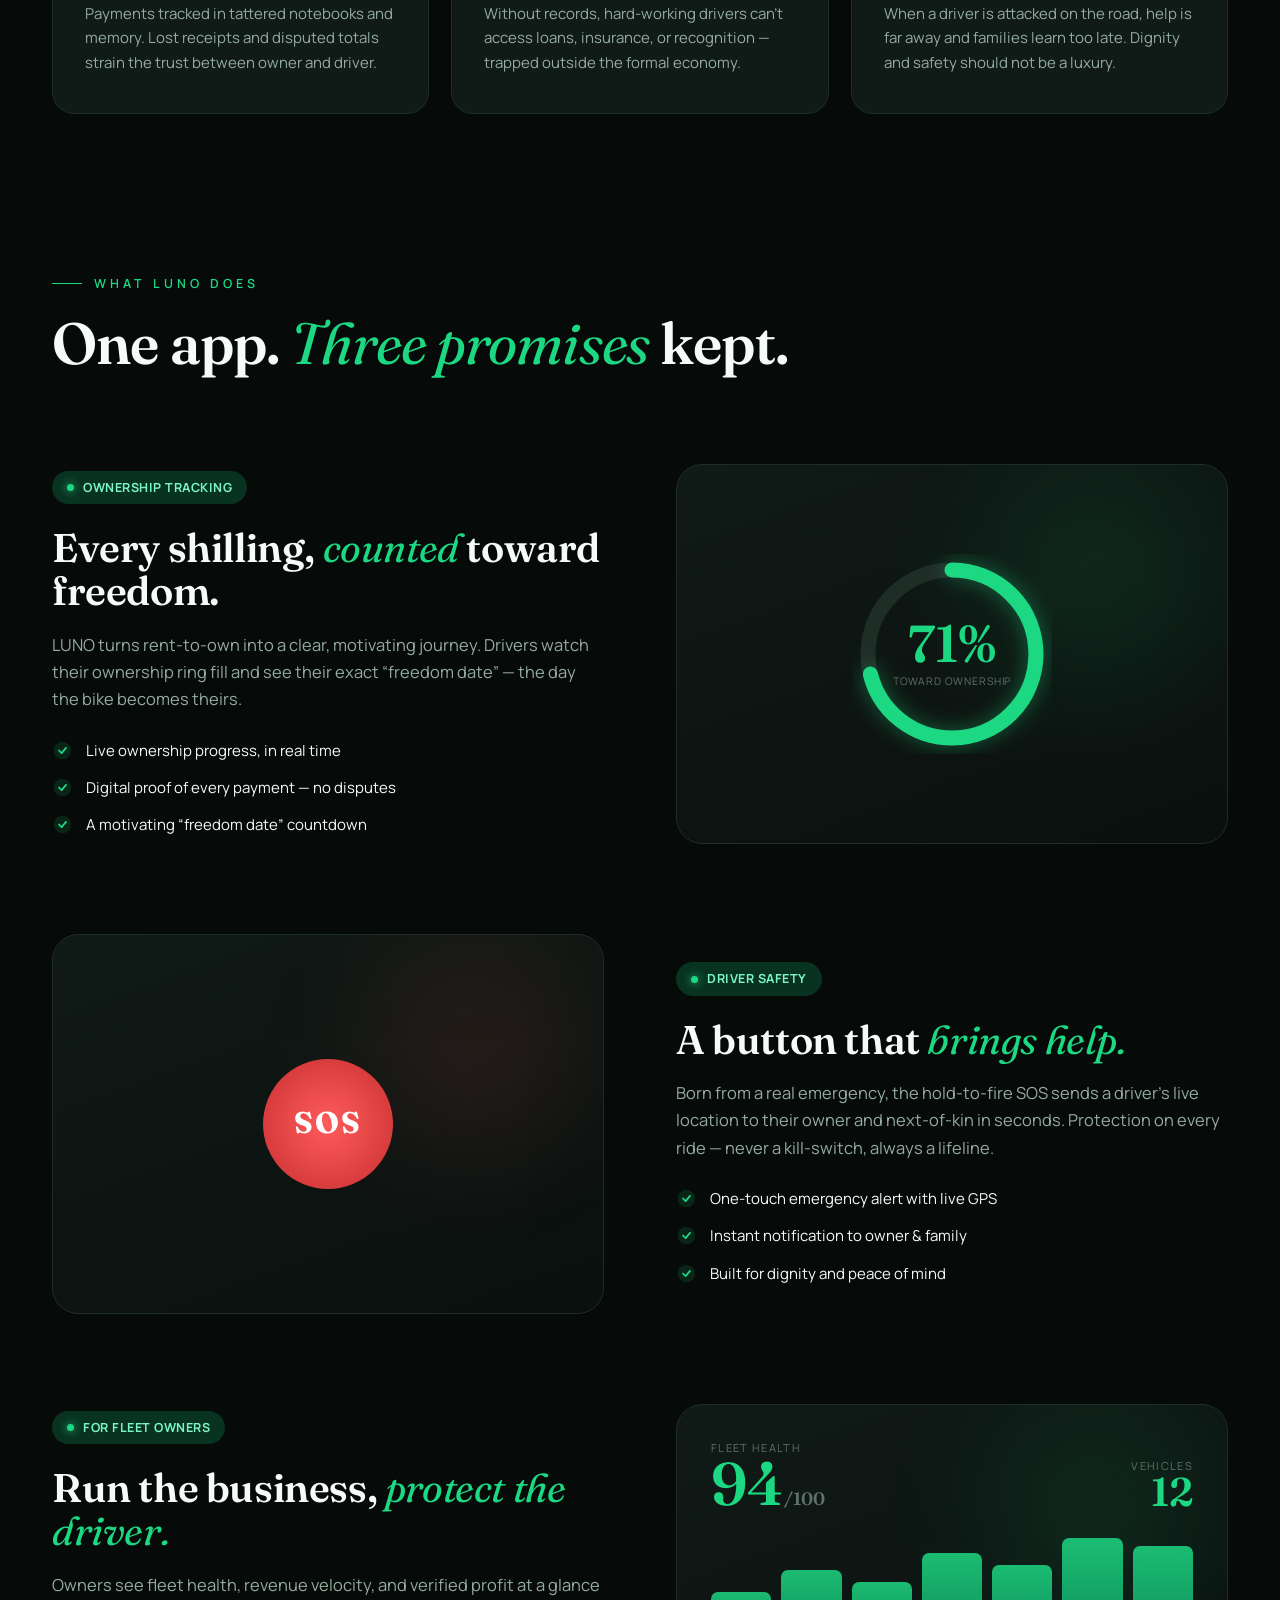
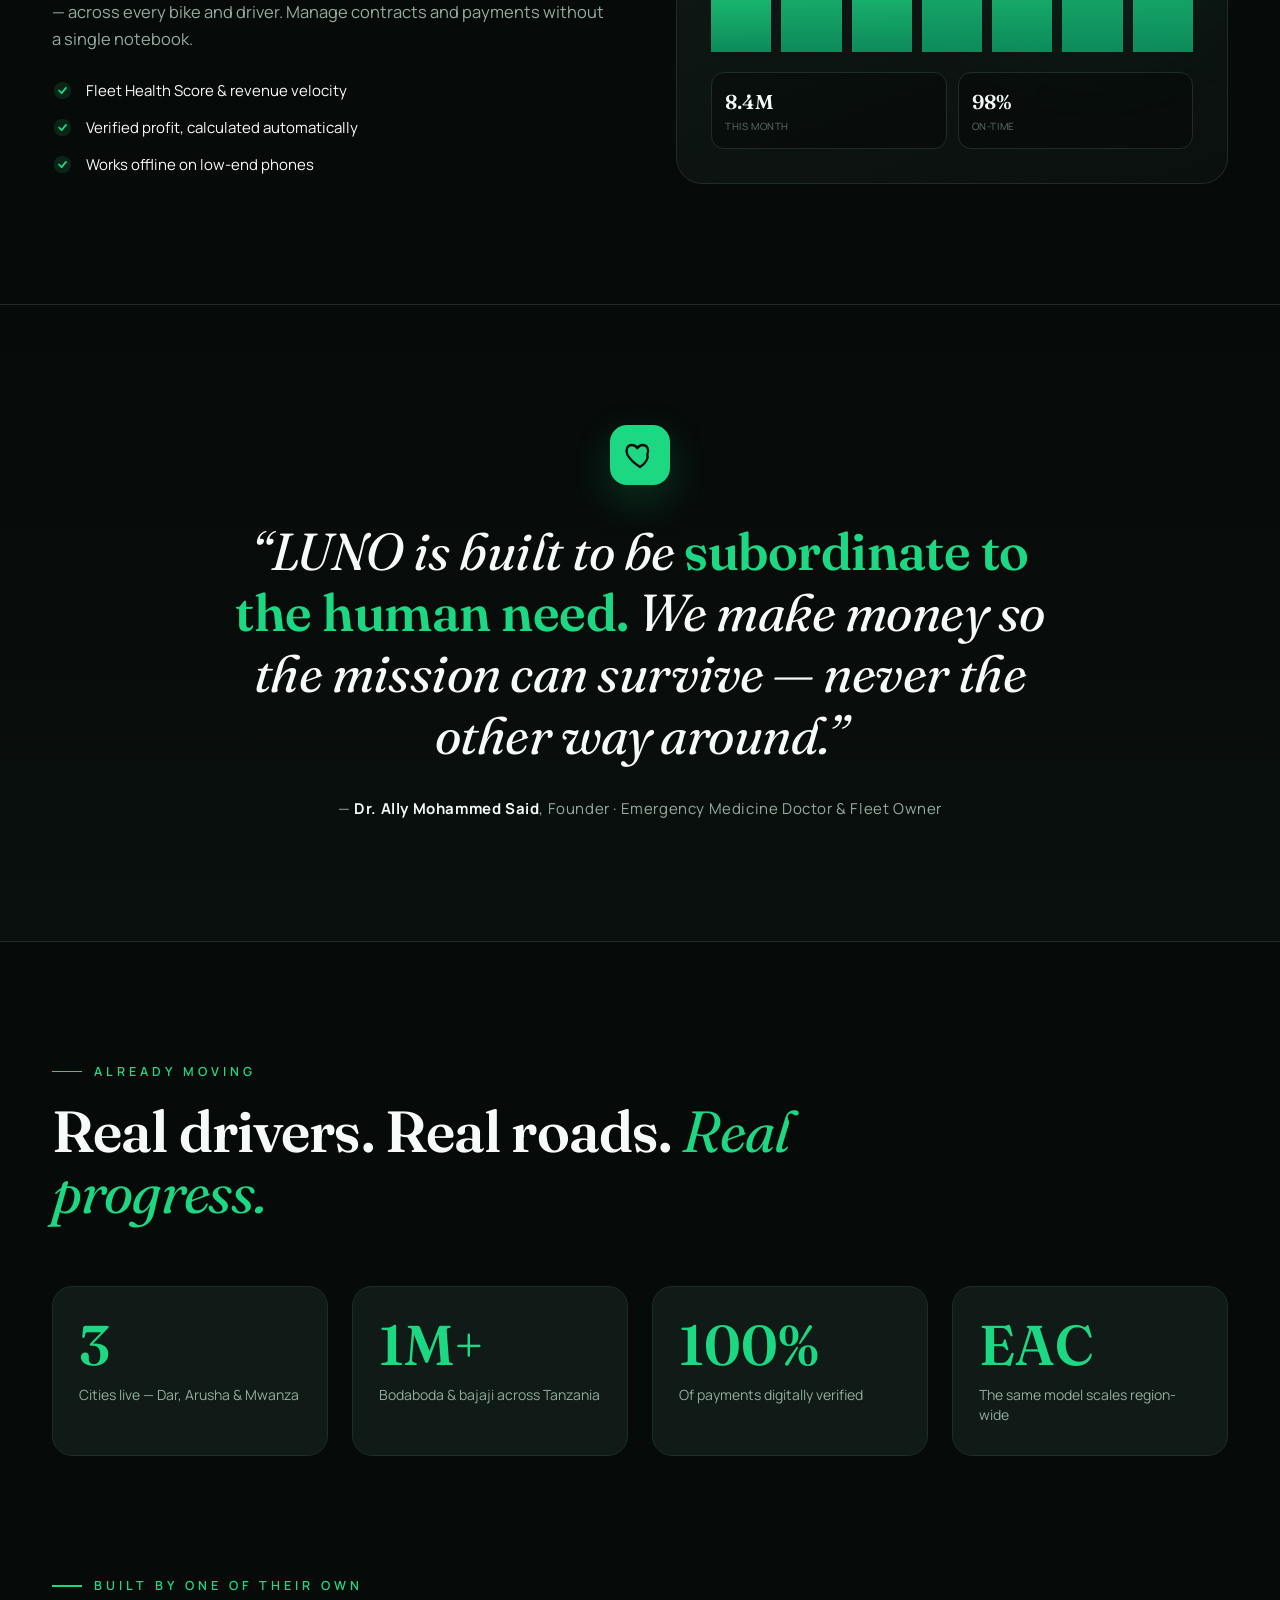
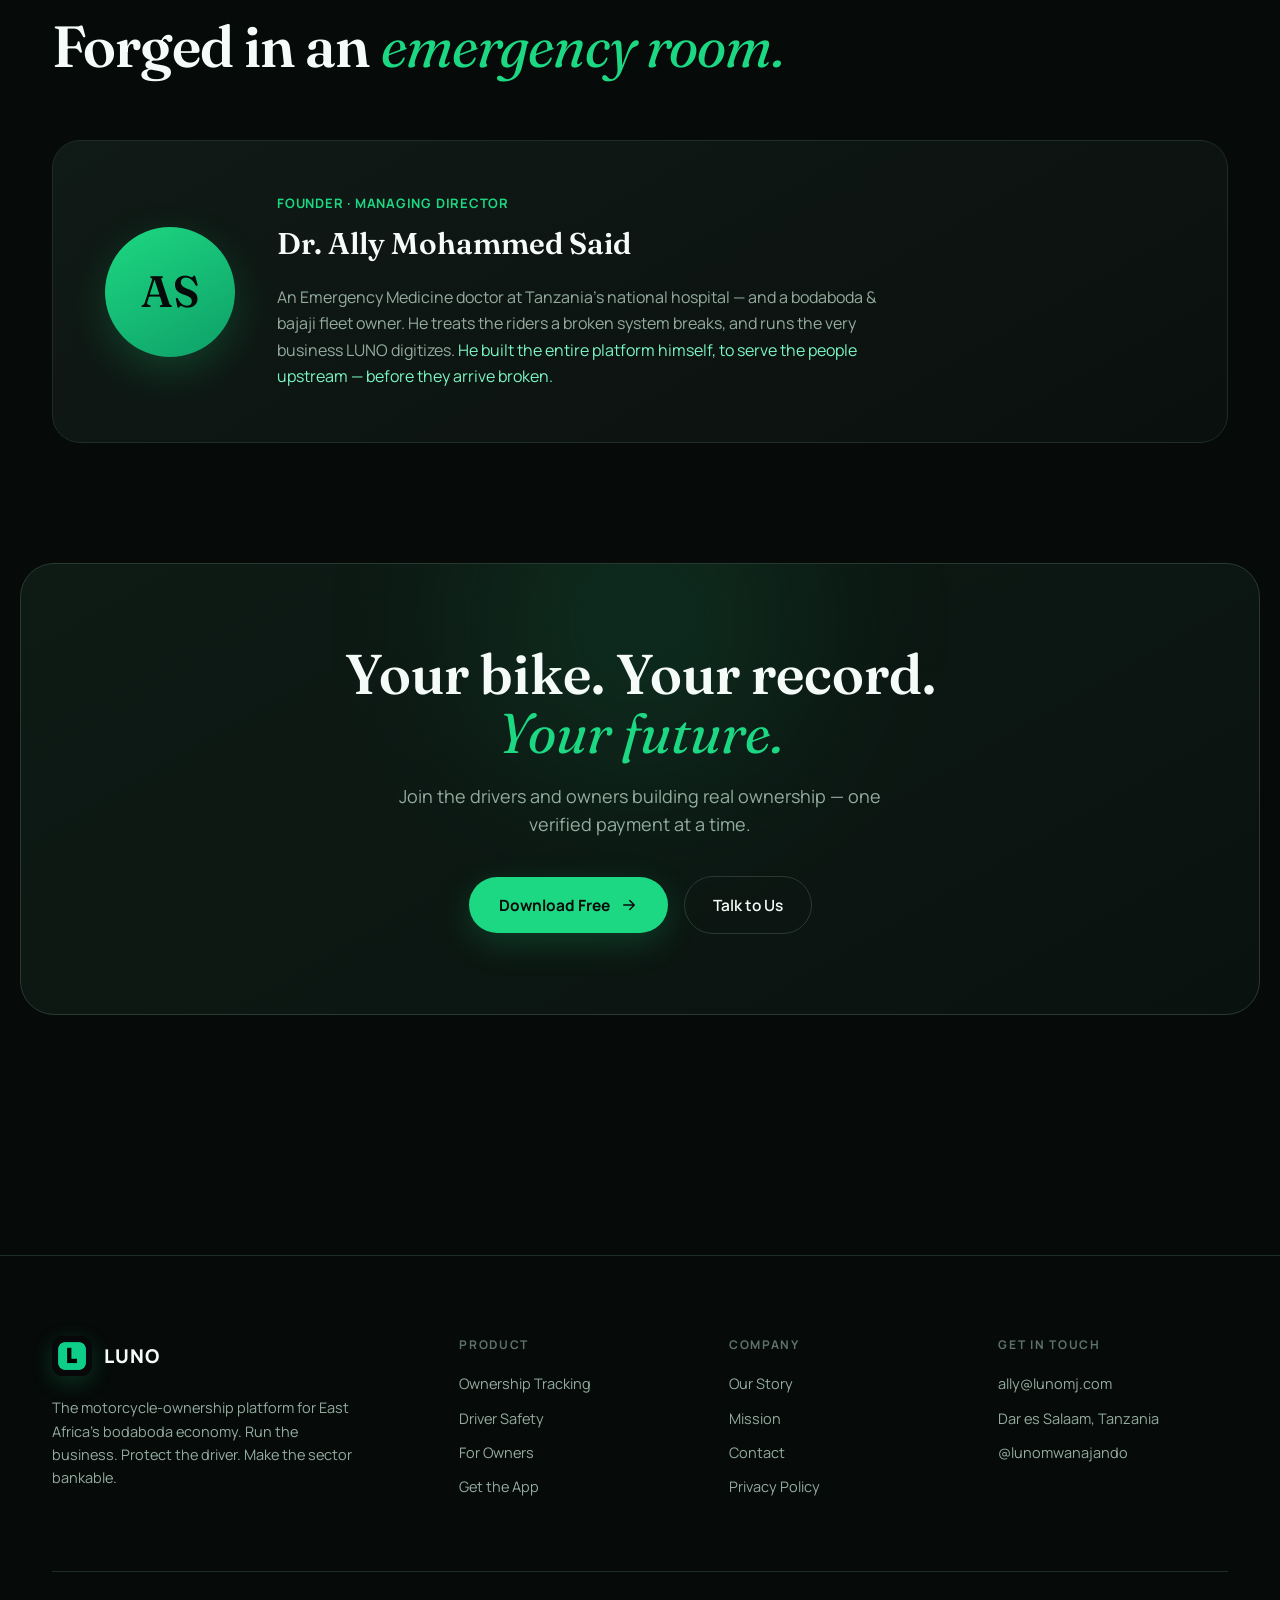
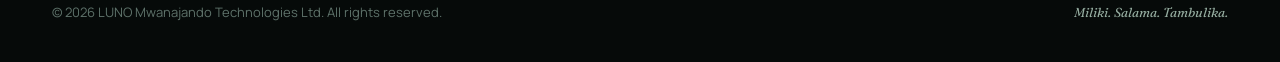
<file: index-v0.html>
<!DOCTYPE html>
<html lang="en">
<head>
<meta charset="UTF-8">
<meta name="viewport" content="width=device-width, initial-scale=1.0">
<title>LUNO — Own your future, one payment at a time</title>
<link rel="icon" type="image/png" href="[data-uri]">
<link rel="apple-touch-icon" href="[data-uri]">
<meta name="theme-color" content="#0B0B0D">
<meta name="description" content="LUNO is the motorcycle-ownership platform for East Africa's bodaboda economy. Rent-to-own tracking, driver safety, and a path to ownership — built to be subordinate to the human need.">
<link rel="preconnect" href="https://fonts.googleapis.com">
<link rel="preconnect" href="https://fonts.gstatic.com" crossorigin>
<link href="https://fonts.googleapis.com/css2?family=Fraunces:ital,opsz,wght@0,9..144,300..900;1,9..144,300..900&family=Manrope:wght@300;400;500;600;700;800&display=swap" rel="stylesheet">
<style>
  :root{
    --ink:#060A09; --ink-2:#0A100E; --panel:#0D1512; --card:#101A16; --card-2:#15211C;
    --line:#1F2D27; --line-2:#2A3A33;
    --green:#1DD882; --green-d:#0E9F68; --green-glow:#1DD88233;
    --mint:#7BF5C4; --amber:#F4B740;
    --white:#F4FBF8; --mute:#94AC9F; --mute-2:#5E726A; --mute-3:#3C4B44;
    --serif:'Fraunces',Georgia,serif; --sans:'Manrope',system-ui,sans-serif;
    --maxw:1240px;
    --ease:cubic-bezier(.16,1,.3,1);
  }
  *{margin:0;padding:0;box-sizing:border-box}
  html{scroll-behavior:smooth;-webkit-font-smoothing:antialiased;text-rendering:optimizeLegibility}
  body{background:var(--ink);color:var(--white);font-family:var(--sans);font-weight:400;line-height:1.55;overflow-x:hidden}
  a{color:inherit;text-decoration:none}
  ::selection{background:var(--green);color:var(--ink)}
 
  /* grain + grid atmosphere */
  body::before{
    content:"";position:fixed;inset:0;z-index:0;pointer-events:none;opacity:.4;
    background-image:linear-gradient(var(--line) 1px,transparent 1px),linear-gradient(90deg,var(--line) 1px,transparent 1px);
    background-size:64px 64px;
    -webkit-mask-image:radial-gradient(ellipse 80% 60% at 50% 0%,#000 0%,transparent 70%);
            mask-image:radial-gradient(ellipse 80% 60% at 50% 0%,#000 0%,transparent 70%);
  }
  .noise{position:fixed;inset:0;z-index:1;pointer-events:none;opacity:.035;mix-blend-mode:overlay;
    background-image:url("data:image/svg+xml,%3Csvg viewBox='0 0 256 256' xmlns='http://www.w3.org/2000/svg'%3E%3Cfilter id='n'%3E%3CfeTurbulence type='fractalNoise' baseFrequency='0.85' numOctaves='3'/%3E%3C/filter%3E%3Crect width='100%25' height='100%25' filter='url(%23n)'/%3E%3C/svg%3E");}
 
  .wrap{max-width:var(--maxw);margin:0 auto;padding:0 32px;position:relative;z-index:2}
 
  /* ---------- NAV ---------- */
  nav{position:fixed;top:0;left:0;right:0;z-index:100;transition:all .5s var(--ease)}
  nav.scrolled{background:rgba(6,10,9,.72);backdrop-filter:blur(18px);border-bottom:1px solid var(--line)}
  .nav-inner{max-width:var(--maxw);margin:0 auto;padding:18px 32px;display:flex;align-items:center;justify-content:space-between}
  .logo{display:flex;align-items:center;gap:12px;font-weight:800;font-size:19px;letter-spacing:.06em}
  .logo-mark{width:40px;height:40px;border-radius:11px;overflow:hidden;display:grid;place-items:center;box-shadow:0 6px 22px var(--green-glow);transition:transform .4s var(--ease)}
  .logo-mark img{width:100%;height:100%;object-fit:cover;display:block}
  .logo:hover .logo-mark{transform:rotate(-8deg) scale(1.06)}
  .nav-links{display:flex;align-items:center;gap:38px}
  .nav-links a{font-size:14.5px;color:var(--mute);font-weight:500;transition:color .25s;position:relative}
  .nav-links a::after{content:"";position:absolute;left:0;bottom:-5px;width:0;height:1.5px;background:var(--green);transition:width .3s var(--ease)}
  .nav-links a:hover{color:var(--white)}
  .nav-links a:hover::after{width:100%}
  .nav-cta{padding:11px 22px;border-radius:100px;background:var(--green);color:var(--ink);font-weight:700;font-size:14px;box-shadow:0 6px 22px var(--green-glow);transition:transform .3s var(--ease),box-shadow .3s}
  .nav-cta:hover{transform:translateY(-2px);box-shadow:0 10px 30px var(--green-glow)}
  .lang{padding:8px 14px;border:1px solid var(--line-2);border-radius:100px;font-size:13px;color:var(--mute);display:flex;align-items:center;gap:7px;cursor:pointer;transition:border-color .25s}
  .lang:hover{border-color:var(--green-d)}
  @media(max-width:880px){.nav-links a:not(.nav-cta),.lang{display:none}}
 
  /* ---------- HERO ---------- */
  header{position:relative;min-height:100vh;display:flex;align-items:center;padding:140px 0 80px;overflow:hidden}
  .hero-glow{position:absolute;border-radius:50%;filter:blur(90px);z-index:0;pointer-events:none}
  .g1{width:620px;height:620px;background:radial-gradient(circle,var(--green) 0%,transparent 70%);opacity:.16;top:-180px;left:-160px}
  .g2{width:480px;height:480px;background:radial-gradient(circle,var(--mint) 0%,transparent 70%);opacity:.08;bottom:-120px;right:-80px}
  .hero-grid{display:grid;grid-template-columns:1.15fr .85fr;gap:40px;align-items:center;width:100%}
  .eyebrow{display:inline-flex;align-items:center;gap:12px;font-size:12.5px;font-weight:600;letter-spacing:.34em;text-transform:uppercase;color:var(--green);margin-bottom:30px}
  .eyebrow::before{content:"";width:34px;height:1.5px;background:var(--green)}
  h1{font-family:var(--serif);font-weight:600;font-size:clamp(54px,7.4vw,108px);line-height:.94;letter-spacing:-.02em;margin-bottom:34px}
  h1 .it{font-style:italic;font-weight:400;color:var(--green)}
  h1 .lt{font-weight:300}
  .hero-sub{font-size:18.5px;color:var(--mute);max-width:480px;line-height:1.6;margin-bottom:40px;font-weight:400}
  .hero-cta{display:flex;gap:16px;flex-wrap:wrap;align-items:center}
  .btn-primary{padding:16px 30px;border-radius:100px;background:var(--green);color:var(--ink);font-weight:700;font-size:15.5px;display:inline-flex;align-items:center;gap:10px;box-shadow:0 10px 34px var(--green-glow);transition:transform .35s var(--ease),box-shadow .35s}
  .btn-primary:hover{transform:translateY(-3px);box-shadow:0 16px 44px var(--green-glow)}
  .btn-primary svg{transition:transform .35s var(--ease)}
  .btn-primary:hover svg{transform:translateX(5px)}
  .btn-ghost{padding:16px 28px;border-radius:100px;border:1px solid var(--line-2);color:var(--white);font-weight:600;font-size:15.5px;transition:border-color .3s,background .3s}
  .btn-ghost:hover{border-color:var(--green);background:rgba(29,216,130,.06)}
 
  /* phone mockup */
  .hero-visual{position:relative;display:grid;place-items:center;height:100%}
  .phone{position:relative;width:280px;height:570px;border-radius:42px;background:linear-gradient(165deg,#16241E,#0B130F);border:1px solid var(--line-2);padding:13px;box-shadow:0 40px 90px rgba(0,0,0,.6),0 0 0 1px rgba(255,255,255,.02) inset;transform:rotate(3deg) translateY(0);animation:float 6s ease-in-out infinite}
  @keyframes float{0%,100%{transform:rotate(3deg) translateY(0)}50%{transform:rotate(3deg) translateY(-16px)}}
  .phone-screen{width:100%;height:100%;border-radius:30px;background:radial-gradient(circle at 50% 0%,#13211B,#080D0B);overflow:hidden;position:relative;display:flex;flex-direction:column;padding:26px 22px}
  .notch{position:absolute;top:14px;left:50%;transform:translateX(-50%);width:96px;height:26px;background:#070C0A;border-radius:0 0 16px 16px;z-index:5}
  .ps-label{font-size:11px;color:var(--mute-2);letter-spacing:.1em;text-transform:uppercase;margin-top:34px}
  .ps-driver{font-family:var(--serif);font-size:21px;font-weight:600;margin-top:4px}
  .ring-wrap{margin:30px auto 12px;position:relative;width:172px;height:172px}
  .ring-wrap svg{transform:rotate(-90deg)}
  .ps-pct{position:absolute;inset:0;display:grid;place-items:center;flex-direction:column;text-align:center}
  .ps-pct b{font-family:var(--serif);font-size:42px;font-weight:600;color:var(--green);line-height:1;display:block}
  .ps-pct span{font-size:10.5px;color:var(--mute-2);letter-spacing:.08em;text-transform:uppercase;margin-top:4px;display:block}
  .ps-freedom{background:var(--card-2);border:1px solid var(--line);border-radius:16px;padding:15px 17px;margin-top:8px}
  .ps-freedom .lbl{font-size:10px;color:var(--green);letter-spacing:.12em;text-transform:uppercase;font-weight:700}
  .ps-freedom .date{font-family:var(--serif);font-size:19px;font-weight:600;margin-top:3px}
  .ps-freedom .sub{font-size:11.5px;color:var(--mute-2);margin-top:2px}
  .ps-row{display:flex;gap:9px;margin-top:11px}
  .ps-pay{flex:1;background:var(--card);border:1px solid var(--line);border-radius:13px;padding:11px 13px}
  .ps-pay .v{font-family:var(--serif);font-size:16px;font-weight:600;color:var(--white)}
  .ps-pay .k{font-size:9.5px;color:var(--mute-2);letter-spacing:.06em;text-transform:uppercase;margin-top:2px}
 
  /* floating badge */
  .float-badge{position:absolute;background:rgba(10,16,14,.9);backdrop-filter:blur(12px);border:1px solid var(--line-2);border-radius:16px;padding:13px 17px;display:flex;align-items:center;gap:12px;box-shadow:0 18px 44px rgba(0,0,0,.5)}
  .fb-1{top:8%;left:-26px;animation:float 5s ease-in-out infinite}
  .fb-2{bottom:13%;right:-22px;animation:float 5.6s ease-in-out infinite .6s}
  .fb-ic{width:38px;height:38px;border-radius:10px;background:var(--green-glow);display:grid;place-items:center}
  .fb-ic svg{width:20px;height:20px}
  .fb-t b{font-size:14px;display:block;font-weight:700}
  .fb-t span{font-size:11px;color:var(--mute-2)}
  @media(max-width:980px){.hero-grid{grid-template-columns:1fr}.hero-visual{display:none}}
 
  /* ---------- MARQUEE / trust ---------- */
  .trust{border-top:1px solid var(--line);border-bottom:1px solid var(--line);padding:26px 0;overflow:hidden;position:relative;z-index:2;background:var(--ink-2)}
  .trust-track{display:flex;gap:64px;white-space:nowrap;animation:scroll 28s linear infinite;width:max-content}
  .trust:hover .trust-track{animation-play-state:paused}
  @keyframes scroll{to{transform:translateX(-50%)}}
  .trust-item{display:flex;align-items:center;gap:12px;font-size:14.5px;color:var(--mute);font-weight:500;letter-spacing:.02em}
  .trust-item svg{width:17px;height:17px;flex-shrink:0}
  .trust-item b{color:var(--white);font-weight:700}
 
  /* ---------- SECTION SCAFFOLD ---------- */
  section{position:relative;z-index:2;padding:120px 0}
  .sec-eyebrow{font-size:12.5px;font-weight:600;letter-spacing:.32em;text-transform:uppercase;color:var(--green);margin-bottom:20px;display:flex;align-items:center;gap:12px}
  .sec-eyebrow::before{content:"";width:30px;height:1.5px;background:var(--green)}
  .sec-title{font-family:var(--serif);font-weight:600;font-size:clamp(34px,4.6vw,58px);line-height:1.04;letter-spacing:-.015em;margin-bottom:24px;max-width:780px}
  .sec-title .it{font-style:italic;font-weight:400;color:var(--green)}
  .sec-lead{font-size:18px;color:var(--mute);max-width:620px;line-height:1.6}
 
  .reveal{opacity:0;transform:translateY(34px);transition:opacity .9s var(--ease),transform .9s var(--ease)}
  .reveal.in{opacity:1;transform:none}
 
  /* ---------- PROBLEM ---------- */
  .prob-grid{display:grid;grid-template-columns:repeat(3,1fr);gap:22px;margin-top:64px}
  .prob{background:var(--card);border:1px solid var(--line);border-radius:22px;padding:38px 32px;transition:transform .5s var(--ease),border-color .4s,background .4s;position:relative;overflow:hidden}
  .prob::after{content:"";position:absolute;inset:0;background:radial-gradient(circle at 50% -20%,var(--green-glow),transparent 60%);opacity:0;transition:opacity .5s}
  .prob:hover{transform:translateY(-8px);border-color:var(--line-2)}
  .prob:hover::after{opacity:1}
  .prob-ic{width:56px;height:56px;border-radius:15px;background:var(--card-2);border:1px solid var(--line-2);display:grid;place-items:center;margin-bottom:26px;position:relative;z-index:1}
  .prob-ic svg{width:27px;height:27px}
  .prob h3{font-family:var(--serif);font-size:24px;font-weight:600;margin-bottom:13px;position:relative;z-index:1}
  .prob p{font-size:15px;color:var(--mute);line-height:1.62;position:relative;z-index:1}
 
  /* ---------- FEATURES (alternating) ---------- */
  .feat{display:grid;grid-template-columns:1fr 1fr;gap:72px;align-items:center;margin-top:90px}
  .feat:first-of-type{margin-top:64px}
  .feat.flip .feat-text{order:2}
  .feat-tag{display:inline-flex;align-items:center;gap:9px;padding:7px 15px;border-radius:100px;background:var(--green-glow);color:var(--mint);font-size:12.5px;font-weight:700;letter-spacing:.04em;margin-bottom:22px}
  .feat-tag .dot{width:7px;height:7px;border-radius:50%;background:var(--green);box-shadow:0 0 10px var(--green)}
  .feat h3{font-family:var(--serif);font-size:clamp(28px,3.4vw,40px);font-weight:600;line-height:1.08;margin-bottom:18px;letter-spacing:-.01em}
  .feat h3 .it{font-style:italic;color:var(--green);font-weight:400}
  .feat p{font-size:16.5px;color:var(--mute);line-height:1.66;margin-bottom:26px}
  .feat-list{list-style:none;display:flex;flex-direction:column;gap:14px}
  .feat-list li{display:flex;align-items:flex-start;gap:13px;font-size:15px;color:var(--white)}
  .feat-list svg{width:21px;height:21px;flex-shrink:0;margin-top:1px}
  .feat-visual{height:380px;border-radius:26px;border:1px solid var(--line);position:relative;overflow:hidden;background:linear-gradient(160deg,var(--card),var(--ink-2))}
  .fv-glow{position:absolute;width:340px;height:340px;border-radius:50%;background:radial-gradient(circle,var(--green) 0%,transparent 70%);opacity:.13;filter:blur(50px)}
  .fv-1{top:-60px;right:-40px}
  /* SOS visual */
  .sos-ring{position:absolute;inset:0;display:grid;place-items:center}
  .sos-btn{width:130px;height:130px;border-radius:50%;background:radial-gradient(circle,#FF5C5C,#C72E2E);display:grid;place-items:center;font-family:var(--serif);font-weight:700;font-size:30px;color:#fff;letter-spacing:.06em;box-shadow:0 0 0 0 rgba(255,92,92,.5);animation:pulse 2.4s var(--ease) infinite;position:relative;z-index:2}
  @keyframes pulse{0%{box-shadow:0 0 0 0 rgba(255,92,92,.45)}70%{box-shadow:0 0 0 46px rgba(255,92,92,0)}100%{box-shadow:0 0 0 0 rgba(255,92,92,0)}}
  /* owner dash visual */
  .dash{position:absolute;inset:0;padding:34px;display:flex;flex-direction:column;gap:14px}
  .dash-top{display:flex;justify-content:space-between;align-items:flex-end}
  .dash-score{font-family:var(--serif);font-size:60px;font-weight:600;color:var(--green);line-height:.9}
  .dash-score small{font-size:18px;color:var(--mute-2)}
  .dash-lbl{font-size:11px;color:var(--mute-2);letter-spacing:.12em;text-transform:uppercase}
  .bars{display:flex;align-items:flex-end;gap:10px;height:120px;margin-top:8px}
  .bar{flex:1;background:linear-gradient(to top,var(--green-d),var(--green));border-radius:7px 7px 0 0;opacity:.85;animation:grow 1.2s var(--ease) backwards}
  @keyframes grow{from{height:0!important;opacity:0}}
  .dash-cards{display:flex;gap:11px;margin-top:auto}
  .dash-card{flex:1;background:rgba(0,0,0,.3);border:1px solid var(--line);border-radius:13px;padding:13px}
  .dash-card .v{font-family:var(--serif);font-size:20px;font-weight:600}
  .dash-card .k{font-size:10px;color:var(--mute-2);letter-spacing:.06em;text-transform:uppercase;margin-top:2px}
  /* data visual */
  .data-nodes{position:absolute;inset:0}
  .node{position:absolute;background:var(--card-2);border:1px solid var(--line-2);border-radius:13px;padding:12px 16px;font-size:13px;font-weight:600;display:flex;align-items:center;gap:9px;box-shadow:0 10px 26px rgba(0,0,0,.4)}
  .node svg{width:17px;height:17px}
  .node-c{position:absolute;top:50%;left:50%;transform:translate(-50%,-50%);background:var(--green);color:var(--ink);font-family:var(--serif);font-weight:700;padding:16px 20px;border-radius:15px;font-size:15px;z-index:3;box-shadow:0 0 40px var(--green-glow)}
  @media(max-width:880px){.feat{grid-template-columns:1fr;gap:36px}.feat.flip .feat-text{order:0}.feat-visual{height:300px}}
 
  /* ---------- PRINCIPLE / mission band ---------- */
  .principle{background:linear-gradient(180deg,var(--ink),var(--ink-2));border-top:1px solid var(--line);border-bottom:1px solid var(--line)}
  .principle .wrap{text-align:center;max-width:920px}
  .principle .mark{width:60px;height:60px;border-radius:17px;background:var(--green);display:grid;place-items:center;margin:0 auto 36px;box-shadow:0 14px 40px var(--green-glow)}
  .principle .mark svg{width:32px;height:32px}
  .principle blockquote{font-family:var(--serif);font-style:italic;font-weight:400;font-size:clamp(30px,4.4vw,52px);line-height:1.18;letter-spacing:-.01em;margin-bottom:30px}
  .principle blockquote .hl{color:var(--green);font-style:normal;font-weight:600}
  .principle cite{font-style:normal;font-size:15px;color:var(--mute);letter-spacing:.04em}
  .principle cite b{color:var(--white)}
 
  /* ---------- STATS ---------- */
  .stats{display:grid;grid-template-columns:repeat(4,1fr);gap:24px;margin-top:64px}
  .stat{text-align:left;padding:30px 26px;border-radius:20px;border:1px solid var(--line);background:var(--card);transition:border-color .4s,transform .5s var(--ease)}
  .stat:hover{border-color:var(--line-2);transform:translateY(-6px)}
  .stat b{font-family:var(--serif);font-size:clamp(40px,4.4vw,56px);font-weight:600;color:var(--green);line-height:1;display:block}
  .stat span{font-size:14px;color:var(--mute);margin-top:12px;display:block;line-height:1.45}
  @media(max-width:880px){.prob-grid,.stats{grid-template-columns:1fr 1fr}}
  @media(max-width:560px){.prob-grid,.stats{grid-template-columns:1fr}}
 
  /* ---------- FOUNDER ---------- */
  .founder-card{display:grid;grid-template-columns:auto 1fr;gap:42px;align-items:center;background:linear-gradient(150deg,var(--card),var(--ink-2));border:1px solid var(--line);border-radius:28px;padding:52px;margin-top:64px}
  .founder-av{width:130px;height:130px;border-radius:50%;background:linear-gradient(150deg,var(--green),var(--green-d));display:grid;place-items:center;font-family:var(--serif);font-size:44px;font-weight:600;color:var(--ink);box-shadow:0 14px 40px var(--green-glow)}
  .founder-info .role{font-size:13px;color:var(--green);font-weight:700;letter-spacing:.06em;text-transform:uppercase;margin-bottom:8px}
  .founder-info h3{font-family:var(--serif);font-size:30px;font-weight:600;margin-bottom:16px}
  .founder-info p{font-size:16px;color:var(--mute);line-height:1.66;max-width:640px}
  .founder-info p .hl{color:var(--mint)}
  @media(max-width:680px){.founder-card{grid-template-columns:1fr;text-align:center;padding:38px 28px}.founder-av{margin:0 auto}.founder-info p{margin:0 auto}}
 
  /* ---------- CTA ---------- */
  .cta-band{position:relative;overflow:hidden;border-radius:34px;background:linear-gradient(150deg,#0E1B15,#0A120F);border:1px solid var(--line-2);padding:80px 64px;text-align:center;margin:0 auto;max-width:var(--maxw)}
  .cta-band .cg{position:absolute;width:520px;height:520px;border-radius:50%;background:radial-gradient(circle,var(--green) 0%,transparent 70%);opacity:.14;filter:blur(70px);top:-200px;left:50%;transform:translateX(-50%)}
  .cta-band h2{font-family:var(--serif);font-size:clamp(34px,4.6vw,56px);font-weight:600;line-height:1.06;margin-bottom:20px;position:relative;z-index:1}
  .cta-band h2 .it{font-style:italic;color:var(--green);font-weight:400}
  .cta-band p{font-size:18px;color:var(--mute);max-width:520px;margin:0 auto 38px;position:relative;z-index:1}
  .cta-band .hero-cta{justify-content:center;position:relative;z-index:1}
 
  /* ---------- FOOTER ---------- */
  footer{padding:80px 0 40px;border-top:1px solid var(--line);margin-top:120px;position:relative;z-index:2}
  .foot-grid{display:grid;grid-template-columns:1.6fr 1fr 1fr 1fr;gap:40px;margin-bottom:60px}
  .foot-brand .logo{margin-bottom:20px}
  .foot-brand p{font-size:14.5px;color:var(--mute);max-width:300px;line-height:1.6}
  .foot-col h4{font-size:12px;letter-spacing:.14em;text-transform:uppercase;color:var(--mute-2);margin-bottom:18px;font-weight:700}
  .foot-col a{display:block;font-size:14.5px;color:var(--mute);margin-bottom:12px;transition:color .25s}
  .foot-col a:hover{color:var(--green)}
  .foot-bottom{display:flex;justify-content:space-between;align-items:center;padding-top:30px;border-top:1px solid var(--line);font-size:13px;color:var(--mute-2);flex-wrap:wrap;gap:16px}
  .foot-bottom .tag{font-style:italic;font-family:var(--serif);color:var(--mute)}
  @media(max-width:760px){.foot-grid{grid-template-columns:1fr 1fr}.cta-band{padding:54px 28px}}
 
  .scrollbar-thin{}
</style>
</head>
<body>
<div class="noise"></div>
 
<!-- NAV -->
<nav id="nav">
  <div class="nav-inner">
    <a href="#" class="logo">
      <span class="logo-mark"><img src="[data-uri]" alt="LUNO"></span>
      LUNO
    </a>
    <div class="nav-links">
      <a href="#story">Our Story</a>
      <a href="#features">Features</a>
      <a href="#owners">For Owners</a>
      <a href="#contact">Contact</a>
      <span class="lang"><svg width="15" height="15" viewBox="0 0 24 24" fill="none"><circle cx="12" cy="12" r="9" stroke="#1DD882" stroke-width="1.6"/><path d="M3 12h18M12 3c2.5 2.7 2.5 15.3 0 18M12 3c-2.5 2.7-2.5 15.3 0 18" stroke="#1DD882" stroke-width="1.3"/></svg> Swahili</span>
      <a href="#contact" class="nav-cta">Get App</a>
    </div>
  </div>
</nav>
 
<!-- HERO -->
<header>
  <div class="hero-glow g1"></div>
  <div class="hero-glow g2"></div>
  <div class="wrap">
    <div class="hero-grid">
      <div class="hero-text">
        <span class="eyebrow">Motorcycle Ownership Platform — East Africa</span>
        <h1>Own your <span class="lt">future,</span><br><span class="it">one payment</span><br>at a time.</h1>
        <p class="hero-sub">LUNO tracks every shilling toward motorcycle ownership. Digital proof. Real-time progress. No more lost receipts, disputed payments, or notebook chaos.</p>
        <div class="hero-cta">
          <a href="#contact" class="btn-primary">Download Free <svg width="18" height="18" viewBox="0 0 24 24" fill="none"><path d="M5 12h14M13 6l6 6-6 6" stroke="#060A09" stroke-width="2" stroke-linecap="round" stroke-linejoin="round"/></svg></a>
          <a href="#story" class="btn-ghost">Read Our Story</a>
        </div>
      </div>
      <div class="hero-visual">
        <div class="float-badge fb-1">
          <span class="fb-ic"><svg viewBox="0 0 24 24" fill="none"><path d="M12 2l8 4v6c0 5-3.5 8-8 10-4.5-2-8-5-8-10V6l8-4z" stroke="#1DD882" stroke-width="1.6" stroke-linejoin="round"/></svg></span>
          <span class="fb-t"><b>SOS Active</b><span>Protected on the road</span></span>
        </div>
        <div class="phone">
          <div class="notch"></div>
          <div class="phone-screen">
            <div class="ps-label">Your journey</div>
            <div class="ps-driver">Karibu, Juma 👋</div>
            <div class="ring-wrap">
              <svg width="172" height="172" viewBox="0 0 172 172">
                <circle cx="86" cy="86" r="74" fill="none" stroke="#1F2D27" stroke-width="13"/>
                <circle cx="86" cy="86" r="74" fill="none" stroke="#1DD882" stroke-width="13" stroke-linecap="round" stroke-dasharray="465" stroke-dashoffset="135" style="filter:drop-shadow(0 0 8px #1DD88266)"/>
              </svg>
              <div class="ps-pct"><div><b>71%</b><span>Owned</span></div></div>
            </div>
            <div class="ps-freedom">
              <div class="lbl">Freedom Date</div>
              <div class="date">14 March 2027</div>
              <div class="sub">22 weeks to full ownership</div>
            </div>
            <div class="ps-row">
              <div class="ps-pay"><div class="v">70,000</div><div class="k">This week ✓</div></div>
              <div class="ps-pay"><div class="v">2.41M</div><div class="k">Paid so far</div></div>
            </div>
          </div>
        </div>
        <div class="float-badge fb-2">
          <span class="fb-ic"><svg viewBox="0 0 24 24" fill="none"><path d="M4 19V5M4 19h16M8 16l3-4 3 2 4-7" stroke="#1DD882" stroke-width="1.7" stroke-linecap="round" stroke-linejoin="round"/></svg></span>
          <span class="fb-t"><b>+12,000 today</b><span>Verified payment</span></span>
        </div>
      </div>
    </div>
  </div>
</header>
 
<!-- TRUST MARQUEE -->
<div class="trust">
  <div class="trust-track" id="track">
    <!-- duplicated for seamless loop -->
  </div>
</div>
 
<!-- PROBLEM -->
<section id="story">
  <div class="wrap">
    <div class="reveal">
      <span class="sec-eyebrow">The Reality on Our Roads</span>
      <h2 class="sec-title">Hard work, <span class="it">no record</span> to show for it.</h2>
      <p class="sec-lead">Across East Africa, a million riders move the economy on two wheels — yet they remain unprotected, unbanked, and unseen. LUNO was built to change that.</p>
    </div>
    <div class="prob-grid">
      <div class="prob reveal">
        <div class="prob-ic"><svg viewBox="0 0 24 24" fill="none"><path d="M12 9v4m0 4h.01M10.3 3.9 2.4 18a2 2 0 0 0 1.7 3h15.8a2 2 0 0 0 1.7-3L13.7 3.9a2 2 0 0 0-3.4 0z" stroke="#F4B740" stroke-width="1.7" stroke-linecap="round" stroke-linejoin="round"/></svg></div>
        <h3>Notebook chaos</h3>
        <p>Payments tracked in tattered notebooks and memory. Lost receipts and disputed totals strain the trust between owner and driver.</p>
      </div>
      <div class="prob reveal">
        <div class="prob-ic"><svg viewBox="0 0 24 24" fill="none"><path d="M3 21h18M5 21V10l7-5 7 5v11M9 21v-6h6v6" stroke="#1DD882" stroke-width="1.7" stroke-linecap="round" stroke-linejoin="round"/></svg></div>
        <h3>No financial identity</h3>
        <p>Without records, hard-working drivers can't access loans, insurance, or recognition — trapped outside the formal economy.</p>
      </div>
      <div class="prob reveal">
        <div class="prob-ic"><svg viewBox="0 0 24 24" fill="none"><path d="M12 2 4 6v6c0 5 3.5 8 8 10 4.5-2 8-5 8-10V6l-8-4z" stroke="#1DD882" stroke-width="1.7" stroke-linejoin="round"/></svg></div>
        <h3>No safety net</h3>
        <p>When a driver is attacked on the road, help is far away and families learn too late. Dignity and safety should not be a luxury.</p>
      </div>
    </div>
  </div>
</section>
 
<!-- FEATURES -->
<section id="features" style="padding-top:40px">
  <div class="wrap">
    <div class="reveal">
      <span class="sec-eyebrow">What LUNO Does</span>
      <h2 class="sec-title">One app. <span class="it">Three promises</span> kept.</h2>
    </div>
 
    <!-- Feature 1: ownership -->
    <div class="feat reveal">
      <div class="feat-text">
        <span class="feat-tag"><span class="dot"></span>OWNERSHIP TRACKING</span>
        <h3>Every shilling, <span class="it">counted</span> toward freedom.</h3>
        <p>LUNO turns rent-to-own into a clear, motivating journey. Drivers watch their ownership ring fill and see their exact “freedom date” — the day the bike becomes theirs.</p>
        <ul class="feat-list">
          <li><svg viewBox="0 0 24 24" fill="none"><circle cx="12" cy="12" r="10" fill="#1DD88222"/><path d="m8 12 3 3 5-6" stroke="#1DD882" stroke-width="2" stroke-linecap="round" stroke-linejoin="round"/></svg>Live ownership progress, in real time</li>
          <li><svg viewBox="0 0 24 24" fill="none"><circle cx="12" cy="12" r="10" fill="#1DD88222"/><path d="m8 12 3 3 5-6" stroke="#1DD882" stroke-width="2" stroke-linecap="round" stroke-linejoin="round"/></svg>Digital proof of every payment — no disputes</li>
          <li><svg viewBox="0 0 24 24" fill="none"><circle cx="12" cy="12" r="10" fill="#1DD88222"/><path d="m8 12 3 3 5-6" stroke="#1DD882" stroke-width="2" stroke-linecap="round" stroke-linejoin="round"/></svg>A motivating “freedom date” countdown</li>
        </ul>
      </div>
      <div class="feat-visual">
        <div class="fv-glow fv-1"></div>
        <div class="dash" style="justify-content:center;align-items:center">
          <div class="ring-wrap" style="width:200px;height:200px;margin:0">
            <svg width="200" height="200" viewBox="0 0 200 200">
              <circle cx="100" cy="100" r="84" fill="none" stroke="#1F2D27" stroke-width="15"/>
              <circle cx="100" cy="100" r="84" fill="none" stroke="#1DD882" stroke-width="15" stroke-linecap="round" stroke-dasharray="528" stroke-dashoffset="153" style="filter:drop-shadow(0 0 10px #1DD88266)"/>
            </svg>
            <div class="ps-pct"><div><b style="font-size:52px">71%</b><span>Toward ownership</span></div></div>
          </div>
        </div>
      </div>
    </div>
 
    <!-- Feature 2: SOS -->
    <div class="feat flip reveal">
      <div class="feat-text">
        <span class="feat-tag"><span class="dot"></span>DRIVER SAFETY</span>
        <h3>A button that <span class="it">brings help.</span></h3>
        <p>Born from a real emergency, the hold-to-fire SOS sends a driver’s live location to their owner and next-of-kin in seconds. Protection on every ride — never a kill-switch, always a lifeline.</p>
        <ul class="feat-list">
          <li><svg viewBox="0 0 24 24" fill="none"><circle cx="12" cy="12" r="10" fill="#1DD88222"/><path d="m8 12 3 3 5-6" stroke="#1DD882" stroke-width="2" stroke-linecap="round" stroke-linejoin="round"/></svg>One-touch emergency alert with live GPS</li>
          <li><svg viewBox="0 0 24 24" fill="none"><circle cx="12" cy="12" r="10" fill="#1DD88222"/><path d="m8 12 3 3 5-6" stroke="#1DD882" stroke-width="2" stroke-linecap="round" stroke-linejoin="round"/></svg>Instant notification to owner & family</li>
          <li><svg viewBox="0 0 24 24" fill="none"><circle cx="12" cy="12" r="10" fill="#1DD88222"/><path d="m8 12 3 3 5-6" stroke="#1DD882" stroke-width="2" stroke-linecap="round" stroke-linejoin="round"/></svg>Built for dignity and peace of mind</li>
        </ul>
      </div>
      <div class="feat-visual">
        <div class="fv-glow fv-1" style="background:radial-gradient(circle,#FF5C5C,transparent 70%)"></div>
        <div class="sos-ring"><div class="sos-btn">SOS</div></div>
      </div>
    </div>
 
    <!-- Feature 3: owner dashboard -->
    <div class="feat reveal" id="owners">
      <div class="feat-text">
        <span class="feat-tag"><span class="dot"></span>FOR FLEET OWNERS</span>
        <h3>Run the business, <span class="it">protect the driver.</span></h3>
        <p>Owners see fleet health, revenue velocity, and verified profit at a glance — across every bike and driver. Manage contracts and payments without a single notebook.</p>
        <ul class="feat-list">
          <li><svg viewBox="0 0 24 24" fill="none"><circle cx="12" cy="12" r="10" fill="#1DD88222"/><path d="m8 12 3 3 5-6" stroke="#1DD882" stroke-width="2" stroke-linecap="round" stroke-linejoin="round"/></svg>Fleet Health Score & revenue velocity</li>
          <li><svg viewBox="0 0 24 24" fill="none"><circle cx="12" cy="12" r="10" fill="#1DD88222"/><path d="m8 12 3 3 5-6" stroke="#1DD882" stroke-width="2" stroke-linecap="round" stroke-linejoin="round"/></svg>Verified profit, calculated automatically</li>
          <li><svg viewBox="0 0 24 24" fill="none"><circle cx="12" cy="12" r="10" fill="#1DD88222"/><path d="m8 12 3 3 5-6" stroke="#1DD882" stroke-width="2" stroke-linecap="round" stroke-linejoin="round"/></svg>Works offline on low-end phones</li>
        </ul>
      </div>
      <div class="feat-visual">
        <div class="fv-glow fv-1"></div>
        <div class="dash">
          <div class="dash-top">
            <div><div class="dash-lbl">Fleet Health</div><div class="dash-score">94<small>/100</small></div></div>
            <div style="text-align:right"><div class="dash-lbl">Vehicles</div><div class="dash-score" style="font-size:40px">12</div></div>
          </div>
          <div class="bars">
            <div class="bar" style="height:50%;animation-delay:.1s"></div>
            <div class="bar" style="height:68%;animation-delay:.18s"></div>
            <div class="bar" style="height:58%;animation-delay:.26s"></div>
            <div class="bar" style="height:82%;animation-delay:.34s"></div>
            <div class="bar" style="height:72%;animation-delay:.42s"></div>
            <div class="bar" style="height:95%;animation-delay:.5s"></div>
            <div class="bar" style="height:88%;animation-delay:.58s"></div>
          </div>
          <div class="dash-cards">
            <div class="dash-card"><div class="v">8.4M</div><div class="k">This month</div></div>
            <div class="dash-card"><div class="v">98%</div><div class="k">On-time</div></div>
          </div>
        </div>
      </div>
    </div>
  </div>
</section>
 
<!-- PRINCIPLE -->
<section class="principle">
  <div class="wrap reveal">
    <div class="mark"><svg viewBox="0 0 24 24" fill="none"><path d="M12 21s-7-4.4-9.5-9.3C.9 8.3 2.5 4.5 6 4.5c2 0 3.3 1.2 4 2.4.7-1.2 2-2.4 4-2.4 3.5 0 5.1 3.8 3.5 7.2C19 16.6 12 21 12 21z" stroke="#060A09" stroke-width="1.7" stroke-linejoin="round"/></svg></div>
    <blockquote>“LUNO is built to be <span class="hl">subordinate to the human need.</span> We make money so the mission can survive — never the other way around.”</blockquote>
    <cite>— <b>Dr. Ally Mohammed Said</b>, Founder · Emergency Medicine Doctor & Fleet Owner</cite>
  </div>
</section>
 
<!-- STATS -->
<section>
  <div class="wrap">
    <div class="reveal">
      <span class="sec-eyebrow">Already Moving</span>
      <h2 class="sec-title">Real drivers. Real roads. <span class="it">Real progress.</span></h2>
    </div>
    <div class="stats">
      <div class="stat reveal"><b>3</b><span>Cities live — Dar, Arusha &amp; Mwanza</span></div>
      <div class="stat reveal"><b>1M+</b><span>Bodaboda &amp; bajaji across Tanzania</span></div>
      <div class="stat reveal"><b>100%</b><span>Of payments digitally verified</span></div>
      <div class="stat reveal"><b>EAC</b><span>The same model scales region-wide</span></div>
    </div>
  </div>
</section>
 
<!-- FOUNDER -->
<section style="padding-top:0">
  <div class="wrap">
    <div class="reveal">
      <span class="sec-eyebrow">Built By One Of Their Own</span>
      <h2 class="sec-title">Forged in an <span class="it">emergency room.</span></h2>
    </div>
    <div class="founder-card reveal">
      <div class="founder-av">AS</div>
      <div class="founder-info">
        <div class="role">Founder · Managing Director</div>
        <h3>Dr. Ally Mohammed Said</h3>
        <p>An Emergency Medicine doctor at Tanzania's national hospital — and a bodaboda &amp; bajaji fleet owner. He treats the riders a broken system breaks, and runs the very business LUNO digitizes. <span class="hl">He built the entire platform himself, to serve the people upstream — before they arrive broken.</span></p>
      </div>
    </div>
  </div>
</section>
 
<!-- CTA -->
<section style="padding-top:0">
  <div class="cta-band reveal">
    <div class="cg"></div>
    <h2>Your bike. Your record.<br><span class="it">Your future.</span></h2>
    <p>Join the drivers and owners building real ownership — one verified payment at a time.</p>
    <div class="hero-cta">
      <a href="#" class="btn-primary">Download Free <svg width="18" height="18" viewBox="0 0 24 24" fill="none"><path d="M5 12h14M13 6l6 6-6 6" stroke="#060A09" stroke-width="2" stroke-linecap="round" stroke-linejoin="round"/></svg></a>
      <a href="mailto:ally@lunomj.com" class="btn-ghost">Talk to Us</a>
    </div>
  </div>
</section>
 
<!-- FOOTER -->
<footer id="contact">
  <div class="wrap">
    <div class="foot-grid">
      <div class="foot-brand">
        <a href="#" class="logo"><span class="logo-mark"><img src="[data-uri]" alt="LUNO"></span>LUNO</a>
        <p>The motorcycle-ownership platform for East Africa's bodaboda economy. Run the business. Protect the driver. Make the sector bankable.</p>
      </div>
      <div class="foot-col">
        <h4>Product</h4>
        <a href="#features">Ownership Tracking</a>
        <a href="#features">Driver Safety</a>
        <a href="#owners">For Owners</a>
        <a href="#">Get the App</a>
      </div>
      <div class="foot-col">
        <h4>Company</h4>
        <a href="#story">Our Story</a>
        <a href="#">Mission</a>
        <a href="mailto:ally@lunomj.com">Contact</a>
        <a href="#">Privacy Policy</a>
      </div>
      <div class="foot-col">
        <h4>Get In Touch</h4>
        <a href="mailto:ally@lunomj.com">ally@lunomj.com</a>
        <a href="#">Dar es Salaam, Tanzania</a>
        <a href="#">@lunomwanajando</a>
      </div>
    </div>
    <div class="foot-bottom">
      <span>© 2026 LUNO Mwanajando Technologies Ltd. All rights reserved.</span>
      <span class="tag">Miliki. Salama. Tambulika.</span>
    </div>
  </div>
</footer>
 
<script>
  // nav scroll state
  const nav=document.getElementById('nav');
  addEventListener('scroll',()=>nav.classList.toggle('scrolled',scrollY>40));
 
  // reveal on scroll
  const io=new IntersectionObserver((es)=>{es.forEach(e=>{if(e.isIntersecting){e.target.classList.add('in');io.unobserve(e.target)}})},{threshold:.12});
  document.querySelectorAll('.reveal').forEach((el,i)=>{el.style.transitionDelay=(i%3*0.08)+'s';io.observe(el)});
 
  // build trust marquee (duplicated for seamless loop)
  const items=[
    ['M12 2l8 4v6c0 5-3.5 8-8 10-4.5-2-8-5-8-10V6l8-4z','Driver','Safety SOS'],
    ['M4 19V5M4 19h16M8 16l3-4 3 2 4-7','Real-time','Payment tracking'],
    ['M3 21h18M5 21V10l7-5 7 5v11','Path to','Ownership'],
    ['M12 2 2 7v10l10 5 10-5V7L12 2z','PDPA','Compliant'],
    ['M2 12h20M12 2c3 3 3 17 0 20M12 2C9 5 9 19 12 22','Built for','East Africa'],
    ['M12 1v22M17 5H9.5a3.5 3.5 0 0 0 0 7h5a3.5 3.5 0 0 1 0 7H6','Owner pays,','driver free'],
  ];
  const track=document.getElementById('track');
  const make=()=>items.map(([d,a,b])=>`<div class="trust-item"><svg viewBox="0 0 24 24" fill="none"><path d="${d}" stroke="#1DD882" stroke-width="1.6" stroke-linecap="round" stroke-linejoin="round"/></svg><b>${a}</b> ${b}</div>`).join('');
  track.innerHTML=make()+make();
</script>
</body>
</html>
</file>
<file: new/css/style.css>
:root {
      --ink: #060A09;
      --ink-2: #0A100E;
      --panel: #0D1512;
      --card: #101A16;
      --card-2: #15211C;
      --line: #1F2D27;
      --line-2: #2A3A33;
      --green: #1DD882;
      --green-d: #0E9F68;
      --green-glow: #1DD88233;
      --mint: #7BF5C4;
      --amber: #F4B740;
      --red: #FF5C5C;
      --white: #F4FBF8;
      --mute: #94AC9F;
      --mute-2: #5E726A;
      --mute-3: #3C4B44;
      --serif: 'Fraunces', Georgia, serif;
      --serif-2: "Instrument Serif", Georgia, serif;
      --sans: 'Manrope', system-ui, sans-serif;
      --maxw: 1240px;
      --ease: cubic-bezier(.16, 1, .3, 1);
    }

    * {
      margin: 0;
      padding: 0;
      box-sizing: border-box
    }

    html {
      scroll-behavior: smooth;
      -webkit-font-smoothing: antialiased;
      text-rendering: optimizeLegibility
    }

    body {
      background: var(--ink);
      color: var(--white);
      font-family: var(--sans);
      font-weight: 400;
      line-height: 1.55;
      overflow-x: hidden;
      cursor: none
    }

    a,
    button {
      cursor: none
    }

    @media(hover:none) {

      body,
      a,
      button {
        cursor: auto
      }
    }

    a {
      color: inherit;
      text-decoration: none
    }

    ::selection {
      background: var(--green);
      color: var(--ink)
    }

    img {
      display: block;
      max-width: 100%
    }

    /* custom cursor */
    .cursor {
      position: fixed;
      top: 0;
      left: 0;
      width: 9px;
      height: 9px;
      border-radius: 50%;
      background: var(--green);
      pointer-events: none;
      z-index: 9999;
      transform: translate(-50%, -50%);
      transition: width .25s var(--ease), height .25s var(--ease), background .25s, opacity .3s;
      mix-blend-mode: difference
    }

    .cursor-ring {
      position: fixed;
      top: 0;
      left: 0;
      width: 38px;
      height: 38px;
      border: 1.5px solid var(--green);
      border-radius: 50%;
      pointer-events: none;
      z-index: 9998;
      transform: translate(-50%, -50%);
      transition: width .3s var(--ease), height .3s var(--ease), opacity .3s, border-color .3s;
      opacity: .45
    }

    .cursor.hover {
      width: 0;
      height: 0
    }

    .cursor-ring.hover {
      width: 62px;
      height: 62px;
      opacity: .8;
      border-color: var(--mint)
    }

    @media(hover:none) {

      .cursor,
      .cursor-ring {
        display: none
      }
    }

    /* scroll progress */
    .progress {
      position: fixed;
      top: 0;
      left: 0;
      height: 2.5px;
      background: linear-gradient(90deg, var(--green), var(--mint));
      z-index: 200;
      width: 0%;
      box-shadow: 0 0 12px var(--green)
    }

    /* page load veil */
    .veil {
      position: fixed;
      inset: 0;
      z-index: 9000;
      background: var(--ink);
      display: grid;
      place-items: center;
      transition: opacity .8s var(--ease), visibility .8s
    }

    .veil.gone {
      opacity: 0;
      visibility: hidden
    }

    .veil-mark {
      width: 64px;
      height: 64px;
      border-radius: 18px;
      overflow: hidden;
      box-shadow: 0 0 50px var(--green-glow);
      animation: veilpulse 1.3s var(--ease) infinite
    }

    .veil-mark img {
      width: 100%;
      height: 100%;
      object-fit: cover
    }

    @keyframes veilpulse {

      0%,
      100% {
        transform: scale(1);
        opacity: 1
      }

      50% {
        transform: scale(.9);
        opacity: .7
      }
    }

    body::before {
      content: "";
      position: fixed;
      inset: 0;
      z-index: 0;
      pointer-events: none;
      opacity: .4;
      background-image: linear-gradient(var(--line) 1px, transparent 1px), linear-gradient(90deg, var(--line) 1px, transparent 1px);
      background-size: 64px 64px;
      -webkit-mask-image: radial-gradient(ellipse 80% 60% at 50% 0%, #000 0%, transparent 70%);
      mask-image: radial-gradient(ellipse 80% 60% at 50% 0%, #000 0%, transparent 70%);
    }

    .noise {
      position: fixed;
      inset: 0;
      z-index: 1;
      pointer-events: none;
      opacity: .035;
      mix-blend-mode: overlay;
      background-image: url("data:image/svg+xml,%3Csvg viewBox='0 0 256 256' xmlns='http://www.w3.org/2000/svg'%3E%3Cfilter id='n'%3E%3CfeTurbulence type='fractalNoise' baseFrequency='0.85' numOctaves='3'/%3E%3C/filter%3E%3Crect width='100%25' height='100%25' filter='url(%23n)'/%3E%3C/svg%3E");
    }

    .wrap {
      max-width: var(--maxw);
      margin: 0 auto;
      padding: 0 32px;
      position: relative;
      z-index: 2
    }

    /* NAV */
    nav {
      position: fixed;
      top: 0;
      left: 0;
      right: 0;
      z-index: 100;
      transition: all .5s var(--ease)
    }

    nav.scrolled {
      background: rgba(6, 10, 9, .72);
      backdrop-filter: blur(18px);
      border-bottom: 1px solid var(--line)
    }

    .nav-inner {
      max-width: var(--maxw);
      margin: 0 auto;
      padding: 18px 32px;
      display: flex;
      align-items: center;
      justify-content: space-between
    }

    .logo {
      display: flex;
      align-items: center;
      gap: 12px;
      font-weight: 800;
      font-size: 19px;
      letter-spacing: .06em
    }

    .logo-mark {
      width: auto;
      height: 40px;
      border-radius: 1px;
      overflow: hidden;
      display: grid;
      place-items: center;
      /* box-shadow: 0 6px 22px var(--green-glow); */
      transition: transform .4s var(--ease)
    }

     .logo-icon {
      width: 40px;
      height: 40px;
      border-radius: 1px;
      overflow: hidden;
      display: grid;
      place-items: center;
      /* box-shadow: 0 6px 22px var(--green-glow); */
      transition: transform .4s var(--ease)
    }

     .footer-logo {
      width: 200px;
      height: auto;
      border-radius: 1px;
      overflow: hidden;
      display: grid;
      place-items: center;
      /* box-shadow: 0 6px 22px var(--green-glow); */
      transition: transform .4s var(--ease)
    }

    .logo-mark img {
      width: 100%;
      height: 100%;
      object-fit: cover
    }

    .logo:hover .logo-mark {
      transform: rotate(-8deg) scale(1.06)
    }

    .nav-links {
      display: flex;
      align-items: center;
      gap: 36px
    }

    .nav-links a {
      font-size: 14.5px;
      color: var(--mute);
      font-weight: 500;
      transition: color .25s;
      position: relative
    }

    .nav-links a::after {
      content: "";
      position: absolute;
      left: 0;
      bottom: -5px;
      width: 0;
      height: 1.75px;

      background: var(--green);
      transition: width .3s var(--ease)
    }

    .nav-links a:hover {
      color: var(--white)
    }

    .nav-links a:hover::after {
      width: 1.75px;
      left: 50%;
    }

    .nav-cta {
      padding: 11px 22px;
      border-radius: 100px;
      background: var(--green);
      color: #04110B !important;
      font-weight: 800;
      font-size: 14px;
      box-shadow: 0 6px 22px var(--green-glow);
      transition: transform .3s var(--ease), box-shadow .3s
    }

    .nav-cta:hover {
      transform: translateY(-2px);
      box-shadow: 0 10px 30px var(--green-glow);
      color : white !important
    }

    .lang {
      padding: 8px 14px;
      border: 1px solid var(--line-2);
      border-radius: 100px;
      font-size: 13px;
      color: var(--mute);
      display: flex;
      align-items: center;
      gap: 7px;
      transition: border-color .25s, color .25s;
      background: none;
      font-family: var(--sans);
      font-weight: 500
    }

    .lang:hover {
      border-color: var(--green-d);
      color: var(--white)
    }

    .soon-pill {
      display: inline-flex;
      align-items: center;
      gap: 7px;
      padding: 5px 13px;
      border-radius: 100px;
      background: rgba(244, 183, 64, .12);
      border: 1px solid rgba(244, 183, 64, .3);
      color: var(--amber);
      font-size: 11.5px;
      font-weight: 700;
      letter-spacing: .05em;
      text-transform: uppercase
    }

    .soon-pill .pdot {
      width: 7px;
      height: 7px;
      border-radius: 50%;
      background: var(--amber);
      box-shadow: 0 0 8px var(--amber);
      animation: blink 1.6s infinite
    }

    @keyframes blink {

      0%,
      100% {
        opacity: 1
      }

      50% {
        opacity: .35
      }
    }

    .sos-soon {
      position: absolute;
      bottom: 24px;
      left: 50%;
      transform: translateX(-50%);
      z-index: 3;
      white-space: nowrap
    }

    @media(max-width:880px) {

      .nav-links a:not(.nav-cta),
      .lang {
        display: none
      }
    }

    /* HERO */
    header {
      position: relative;
      min-height: 100vh;
      display: flex;
      align-items: center;
      padding: 140px 0 80px;
      overflow: hidden
    }

    .hero-glow {
      position: absolute;
      border-radius: 50%;
      filter: blur(90px);
      z-index: 0;
      pointer-events: none
    }

    .g1 {
      width: 620px;
      height: 620px;
      background: radial-gradient(circle, var(--green) 0%, transparent 70%);
      opacity: .16;
      top: -180px;
      left: -160px
    }

    .g2 {
      width: 480px;
      height: 480px;
      background: radial-gradient(circle, var(--mint) 0%, transparent 70%);
      opacity: .08;
      bottom: -120px;
      right: -80px
    }

    .hero-grid {
      display: grid;
      grid-template-columns: 1.15fr .85fr;
      gap: 40px;
      align-items: center;
      width: 100%
    }

    .eyebrow {
      display: inline-flex;
      align-items: center;
      gap: 12px;
      font-size: 12.5px;
      font-weight: 600;
      letter-spacing: .34em;
      text-transform: uppercase;
      color: var(--green);
      margin-bottom: 30px
    }

    .eyebrow::before {
      content: "";
      width: 34px;
      height: 1.5px;
      background: var(--green)
    }

    h1 {
      font-family: var(--serif);
      font-weight: 600;
      font-size: clamp(54px, 7.4vw, 108px);
      line-height: .94;
      letter-spacing: -.02em;
      margin-bottom: 34px
    }

    h1 .it {
      font-family: var(--serif-2);
      font-style: italic;
      font-weight: 400;
      color: var(--green)
    }

    h1 .lt {
      font-weight: 300
    }

    .hero-line {
      display: block;
      overflow: hidden
    }

    .hero-line span {
      display: block;
      transform: translateY(110%);
      animation: riseUp 1s var(--ease) forwards
    }

    .hero-line:nth-child(1) span {
      animation-delay: .15s
    }

    .hero-line:nth-child(2) span {
      animation-delay: .28s
    }

    .hero-line:nth-child(3) span {
      animation-delay: .41s
    }

    @keyframes riseUp {
      to {
        transform: translateY(0)
      }
    }

    .hero-sub {
      font-size: 18.5px;
      color: var(--mute);
      max-width: 480px;
      line-height: 1.6;
      margin-bottom: 40px;
      opacity: 0;
      animation: fadeUp .9s var(--ease) .7s forwards
    }

    .hero-cta {
      display: flex;
      gap: 16px;
      flex-wrap: wrap;
      align-items: center;
      opacity: 0;
      animation: fadeUp .9s var(--ease) .85s forwards
    }

    @keyframes fadeUp {
      from {
        opacity: 0;
        transform: translateY(24px)
      }

      to {
        opacity: 1;
        transform: none
      }
    }

    .btn-primary {
      padding: 16px 30px;
      border-radius: 100px;
      background: var(--green);
      color: var(--ink);
      font-weight: 700;
      font-size: 15.5px;
      display: inline-flex;
      align-items: center;
      gap: 10px;
      box-shadow: 0 10px 34px var(--green-glow);
      transition: transform .35s var(--ease), box-shadow .35s;
      position: relative;
      overflow: hidden
    }

    .btn-primary span {
      position: relative;
      z-index: 1;
      display: inline-flex;
      align-items: center;
      gap: 10px
    }

    .btn-primary::before {
      content: "";
      position: absolute;
      inset: 0;
      background: var(--mint);
      transform: translateX(-101%);
      transition: transform .45s var(--ease)
    }

    .btn-primary:hover::before {
      transform: translateX(0)
    }

    .btn-primary:hover {
      transform: translateY(-3px);
      box-shadow: 0 16px 44px var(--green-glow)
    }

    .btn-primary svg {
      transition: transform .35s var(--ease)
    }

    .btn-primary:hover svg {
      transform: translateX(5px)
    }

    .btn-ghost {
      padding: 16px 28px;
      border-radius: 100px;
      border: 1px solid var(--line-2);
      color: var(--white);
      font-weight: 600;
      font-size: 15.5px;
      transition: border-color .3s, background .3s
    }

    .btn-ghost:hover {
      border-color: var(--green);
      background: rgba(29, 216, 130, .06)
    }

    .hero-visual {
      position: relative;
      display: grid;
      place-items: center;
      height: 100%
    }

    .phone {
      position: relative;
      width: 280px;
      height: 570px;
      border-radius: 42px;
      background: linear-gradient(165deg, #16241E, #0B130F);
      border: 1px solid var(--line-2);
      padding: 13px;
      box-shadow: 0 40px 90px rgba(0, 0, 0, .6), 0 0 0 1px rgba(255, 255, 255, .02) inset;
      transform: rotate(3deg);
      animation: float 6s ease-in-out infinite;
      opacity: 0;
      animation: floatIn 1.1s var(--ease) .5s forwards, float 6s ease-in-out 1.6s infinite
    }

    @keyframes floatIn {
      from {
        opacity: 0;
        transform: rotate(3deg) translateY(40px)
      }

      to {
        opacity: 1;
        transform: rotate(3deg) translateY(0)
      }
    }

    @keyframes float {

      0%,
      100% {
        transform: rotate(3deg) translateY(0)
      }

      50% {
        transform: rotate(3deg) translateY(-16px)
      }
    }

    .phone-screen {
      width: 100%;
      height: 100%;
      border-radius: 30px;
      background: radial-gradient(circle at 50% 0%, #13211B, #080D0B);
      overflow: hidden;
      position: relative;
      display: flex;
      flex-direction: column;
      padding: 26px 22px
    }

    .notch {
      position: absolute;
      top: 14px;
      left: 50%;
      transform: translateX(-50%);
      width: 96px;
      height: 26px;
      background: #070C0A;
      border-radius: 0 0 16px 16px;
      z-index: 5
    }

    .ps-label {
      font-size: 11px;
      color: var(--mute-2);
      letter-spacing: .1em;
      text-transform: uppercase;
      margin-top: 34px
    }

    .ps-driver {
      font-family: var(--serif);
      font-size: 21px;
      font-weight: 600;
      margin-top: 4px
    }

    .ring-wrap {
      margin: 30px auto 12px;
      position: relative;
      width: 172px;
      height: 172px
    }

    .ring-wrap svg {
      transform: rotate(-90deg)
    }

    .ps-pct {
      position: absolute;
      inset: 0;
      display: grid;
      place-items: center;
      text-align: center
    }

    .ps-pct b {
      font-family: var(--serif);
      font-size: 42px;
      font-weight: 600;
      color: var(--green);
      line-height: 1;
      display: block
    }

    .ps-pct span {
      font-size: 10.5px;
      color: var(--mute-2);
      letter-spacing: .08em;
      text-transform: uppercase;
      margin-top: 4px;
      display: block
    }

    .ps-freedom {
      background: var(--card-2);
      border: 1px solid var(--line);
      border-radius: 16px;
      padding: 15px 17px;
      margin-top: 8px
    }

    .ps-freedom .lbl {
      font-size: 10px;
      color: var(--green);
      letter-spacing: .12em;
      text-transform: uppercase;
      font-weight: 700
    }

    .ps-freedom .date {
      font-family: var(--serif);
      font-size: 19px;
      font-weight: 600;
      margin-top: 3px
    }

    .ps-freedom .sub {
      font-size: 11.5px;
      color: var(--mute-2);
      margin-top: 2px
    }

    .ps-row {
      display: flex;
      gap: 9px;
      margin-top: 11px
    }

    .ps-pay {
      flex: 1;
      background: var(--card);
      border: 1px solid var(--line);
      border-radius: 13px;
      padding: 11px 13px
    }

    .ps-pay .v {
      font-family: var(--serif);
      font-size: 16px;
      font-weight: 600;
      color: var(--white)
    }

    .ps-pay .k {
      font-size: 9.5px;
      color: var(--mute-2);
      letter-spacing: .06em;
      text-transform: uppercase;
      margin-top: 2px
    }

    .float-badge {
      position: absolute;
      background: rgba(10, 16, 14, .9);
      backdrop-filter: blur(12px);
      border: 1px solid var(--line-2);
      border-radius: 16px;
      padding: 13px 17px;
      display: flex;
      align-items: center;
      gap: 12px;
      box-shadow: 0 18px 44px rgba(0, 0, 0, .5)
    }

    .fb-1 {
      top: 8%;
      left: -26px;
      animation: float 5s ease-in-out infinite
    }

    .fb-2 {
      bottom: 13%;
      right: -22px;
      animation: float 5.6s ease-in-out infinite .6s
    }

    .fb-ic {
      width: 38px;
      height: 38px;
      border-radius: 10px;
      background: var(--green-glow);
      display: grid;
      place-items: center
    }

    .fb-ic svg {
      width: 20px;
      height: 20px
    }

    .fb-t b {
      font-size: 14px;
      display: block;
      font-weight: 700
    }

    .fb-t span {
      font-size: 11px;
      color: var(--mute-2)
    }

    @media(max-width:980px) {
      .hero-grid {
        grid-template-columns: 1fr
      }

      .hero-visual {
        display: none
      }
    }

    /* TRUST */
    .trust {
      border-top: 1px solid var(--line);
      border-bottom: 1px solid var(--line);
      padding: 26px 0;
      overflow: hidden;
      position: relative;
      z-index: 2;
      background: var(--ink-2)
    }

    .trust-track {
      display: flex;
      gap: 64px;
      white-space: nowrap;
      animation: scroll 28s linear infinite;
      width: max-content
    }

    .trust:hover .trust-track {
      animation-play-state: paused
    }

    @keyframes scroll {
      to {
        transform: translateX(-50%)
      }
    }

    .trust-item {
      display: flex;
      align-items: center;
      gap: 12px;
      font-size: 14.5px;
      color: var(--mute);
      font-weight: 500
    }

    .trust-item svg {
      width: 17px;
      height: 17px;
      flex-shrink: 0
    }

    .trust-item b {
      color: var(--white);
      font-weight: 700
    }

    section {
      position: relative;
      z-index: 2;
      padding: 120px 0
    }

    .sec-eyebrow {
      font-size: 12.5px;
      font-weight: 600;
      letter-spacing: .32em;
      text-transform: uppercase;
      color: var(--green);
      margin-bottom: 20px;
      display: flex;
      align-items: center;
      gap: 12px
    }

    .sec-eyebrow::before {
      content: "";
      width: 30px;
      height: 1.5px;
      background: var(--green)
    }

    .sec-title {
      font-family: var(--serif);
      font-weight: 600;
      font-size: clamp(34px, 4.6vw, 58px);
      line-height: 1.04;
      letter-spacing: -.015em;
      margin-bottom: 24px;
      max-width: 780px
    }

    .sec-title .it {
      font-family: var(--serif-2);
      font-style: italic;
      font-weight: 400;
      color: var(--green)
    }

    .sec-lead {
      font-size: 18px;
      color: var(--mute);
      max-width: 620px;
      line-height: 1.6
    }

    .reveal {
      opacity: 0;
      transform: translateY(34px);
      transition: opacity .9s var(--ease), transform .9s var(--ease)
    }

    .reveal.in {
      opacity: 1;
      transform: none
    }

    /* PROBLEM */
    .prob-grid {
      display: grid;
      grid-template-columns: repeat(3, 1fr);
      gap: 22px;
      margin-top: 64px
    }

    .prob {
      background: var(--card);
      border: 1px solid var(--line);
      border-radius: 22px;
      padding: 38px 32px;
      transition: transform .5s var(--ease), border-color .4s;
      position: relative;
      overflow: hidden
    }

    .prob::after {
      content: "";
      position: absolute;
      inset: 0;
      background: radial-gradient(circle at 50% -20%, var(--green-glow), transparent 60%);
      opacity: 0;
      transition: opacity .5s
    }

    .prob:hover {
      transform: translateY(-8px);
      border-color: var(--line-2)
    }

    .prob:hover::after {
      opacity: 1
    }

    .prob-ic {
      width: 56px;
      height: 56px;
      border-radius: 15px;
      background: var(--card-2);
      border: 1px solid var(--line-2);
      display: grid;
      place-items: center;
      margin-bottom: 26px;
      position: relative;
      z-index: 1
    }

    .prob-ic svg {
      width: 27px;
      height: 27px
    }

    .prob h3 {
      font-family: var(--serif);
      font-size: 24px;
      font-weight: 600;
      margin-bottom: 13px;
      position: relative;
      z-index: 1
    }

    .prob p {
      font-size: 15px;
      color: var(--mute);
      line-height: 1.62;
      position: relative;
      z-index: 1
    }

    /* HOW IT WORKS */
    .how-wrap {
      background: linear-gradient(180deg, var(--ink), var(--ink-2));
      border-top: 1px solid var(--line);
      border-bottom: 1px solid var(--line)
    }

    .steps {
      display: grid;
      grid-template-columns: repeat(4, 1fr);
      gap: 20px;
      margin-top: 64px;
      position: relative
    }

    .steps::before {
      content: "";
      position: absolute;
      top: 38px;
      left: 8%;
      right: 8%;
      height: 1.5px;
      background: linear-gradient(90deg, transparent, var(--line-2) 15%, var(--line-2) 85%, transparent);
      z-index: 0
    }

    .step {
      position: relative;
      z-index: 1;
      text-align: center
    }

    .step-num {
      width: 76px;
      height: 76px;
      border-radius: 50%;
      background: var(--card);
      border: 1.5px solid var(--line-2);
      display: grid;
      place-items: center;
      margin: 0 auto 24px;
      font-family: var(--serif);
      font-size: 28px;
      font-weight: 600;
      color: var(--green);
      transition: all .4s var(--ease)
    }

    .step:hover .step-num {
      border-color: var(--green);
      box-shadow: 0 0 30px var(--green-glow);
      transform: scale(1.06)
    }

    .step h4 {
      font-family: var(--serif);
      font-size: 20px;
      font-weight: 600;
      margin-bottom: 10px
    }

    .step p {
      font-size: 14px;
      color: var(--mute);
      line-height: 1.6;
      padding: 0 8px
    }

    @media(max-width:880px) {
      .steps {
        grid-template-columns: 1fr 1fr;
        gap: 36px
      }

      .steps::before {
        display: none
      }
    }

    @media(max-width:520px) {
      .steps {
        grid-template-columns: 1fr
      }
    }

    /* FEATURES */
    .feat {
      display: grid;
      grid-template-columns: 1fr 1fr;
      gap: 72px;
      align-items: center;
      margin-top: 90px
    }

    .feat:first-of-type {
      margin-top: 64px
    }

    .feat.flip .feat-text {
      order: 2
    }

    .feat-tag {
      display: inline-flex;
      align-items: center;
      gap: 9px;
      padding: 7px 15px;
      border-radius: 100px;
      background: var(--green-glow);
      color: var(--mint);
      font-size: 12.5px;
      font-weight: 700;
      letter-spacing: .04em;
      margin-bottom: 22px
    }

    .feat-tag .dot {
      width: 7px;
      height: 7px;
      border-radius: 50%;
      background: var(--green);
      box-shadow: 0 0 10px var(--green)
    }

    .feat h3 {
      font-family: var(--serif);
      font-size: clamp(28px, 3.4vw, 40px);
      font-weight: 600;
      line-height: 1.08;
      margin-bottom: 18px;
      letter-spacing: -.01em
    }

    .feat h3 .it {
      font-family: var(--serif-2);
      font-style: italic;
      color: var(--green);
      font-weight: 400
    }

    .feat p {
      font-size: 16.5px;
      color: var(--mute);
      line-height: 1.66;
      margin-bottom: 26px
    }

    .feat-list {
      list-style: none;
      display: flex;
      flex-direction: column;
      gap: 14px
    }

    .feat-list li {
      display: flex;
      align-items: flex-start;
      gap: 13px;
      font-size: 15px;
      color: var(--white)
    }

    .feat-list svg {
      width: 21px;
      height: 21px;
      flex-shrink: 0;
      margin-top: 1px
    }

    .feat-visual {
      height: 380px;
      border-radius: 26px;
      border: 1px solid var(--line);
      position: relative;
      overflow: hidden;
      background: linear-gradient(160deg, var(--card), var(--ink-2))
    }

    .fv-glow {
      position: absolute;
      width: 340px;
      height: 340px;
      border-radius: 50%;
      background: radial-gradient(circle, var(--green) 0%, transparent 70%);
      opacity: .13;
      filter: blur(50px);
      top: -60px;
      right: -40px
    }

    .sos-ring {
      position: absolute;
      inset: 0;
      display: grid;
      place-items: center
    }

    .sos-btn {
      width: 130px;
      height: 130px;
      border-radius: 50%;
      background: radial-gradient(circle, #FF5C5C, #C72E2E);
      display: grid;
      place-items: center;
      font-family: var(--serif);
      font-weight: 700;
      font-size: 30px;
      color: #fff;
      letter-spacing: .06em;
      box-shadow: 0 0 0 0 rgba(255, 92, 92, .5);
      animation: pulse 2.4s var(--ease) infinite;
      position: relative;
      z-index: 2
    }

    @keyframes pulse {
      0% {
        box-shadow: 0 0 0 0 rgba(255, 92, 92, .45)
      }

      70% {
        box-shadow: 0 0 0 46px rgba(255, 92, 92, 0)
      }

      100% {
        box-shadow: 0 0 0 0 rgba(255, 92, 92, 0)
      }
    }

    .dash {
      position: absolute;
      inset: 0;
      padding: 34px;
      display: flex;
      flex-direction: column;
      gap: 14px
    }

    .dash-top {
      display: flex;
      justify-content: space-between;
      align-items: flex-end
    }

    .dash-score {
      font-family: var(--serif);
      font-size: 60px;
      font-weight: 600;
      color: var(--green);
      line-height: .9
    }

    .dash-score small {
      font-size: 18px;
      color: var(--mute-2)
    }

    .dash-lbl {
      font-size: 11px;
      color: var(--mute-2);
      letter-spacing: .12em;
      text-transform: uppercase
    }

    .bars {
      display: flex;
      align-items: flex-end;
      gap: 10px;
      height: 120px;
      margin-top: 8px
    }

    .bar {
      flex: 1;
      background: linear-gradient(to top, var(--green-d), var(--green));
      border-radius: 7px 7px 0 0;
      opacity: .85;
      height: 0;
      transition: height 1s var(--ease)
    }

    .dash-cards {
      display: flex;
      gap: 11px;
      margin-top: auto
    }

    .dash-card {
      flex: 1;
      background: rgba(0, 0, 0, .3);
      border: 1px solid var(--line);
      border-radius: 13px;
      padding: 13px
    }

    .dash-card .v {
      font-family: var(--serif);
      font-size: 20px;
      font-weight: 600
    }

    .dash-card .k {
      font-size: 10px;
      color: var(--mute-2);
      letter-spacing: .06em;
      text-transform: uppercase;
      margin-top: 2px
    }

    @media(max-width:880px) {
      .feat {
        grid-template-columns: 1fr;
        gap: 36px
      }

      .feat.flip .feat-text {
        order: 0
      }

      .feat-visual {
        height: 300px
      }
    }

    /* CALCULATOR */
    .calc-wrap {
      background: linear-gradient(180deg, var(--ink-2), var(--ink));
      border-top: 1px solid var(--line);
      border-bottom: 1px solid var(--line)
    }

    .calc {
      display: grid;
      grid-template-columns: 1fr 1fr;
      gap: 60px;
      align-items: center;
      margin-top: 56px;
      background: linear-gradient(150deg, var(--card), var(--ink-2));
      border: 1px solid var(--line-2);
      border-radius: 28px;
      padding: 52px
    }

    .calc-controls label {
      display: block;
      font-size: 13px;
      letter-spacing: .04em;
      text-transform: uppercase;
      color: var(--mute);
      font-weight: 600;
      margin-bottom: 14px
    }

    .calc-controls label b {
      color: var(--green);
      font-family: var(--serif);
      font-size: 18px;
      text-transform: none;
      letter-spacing: 0;
      margin-left: 6px
    }

    .calc-field {
      margin-bottom: 30px
    }

    .seg {
      display: flex;
      gap: 10px
    }

    .seg button {
      flex: 1;
      padding: 14px;
      border-radius: 13px;
      border: 1px solid var(--line-2);
      background: var(--card);
      color: var(--mute);
      font-family: var(--sans);
      font-weight: 600;
      font-size: 14px;
      transition: all .3s var(--ease)
    }

    .seg button.on {
      border-color: var(--green);
      background: rgba(29, 216, 130, .08);
      color: var(--white)
    }

    input[type=range] {
      -webkit-appearance: none;
      width: 100%;
      height: 6px;
      border-radius: 100px;
      background: var(--line-2);
      outline: none
    }

    input[type=range]::-webkit-slider-thumb {
      -webkit-appearance: none;
      width: 24px;
      height: 24px;
      border-radius: 50%;
      background: var(--green);
      cursor: pointer;
      box-shadow: 0 0 16px var(--green-glow);
      border: 3px solid var(--ink)
    }

    input[type=range]::-moz-range-thumb {
      width: 24px;
      height: 24px;
      border-radius: 50%;
      background: var(--green);
      cursor: pointer;
      border: 3px solid var(--ink)
    }

    .calc-range-labels {
      display: flex;
      justify-content: space-between;
      font-size: 12px;
      color: var(--mute-2);
      margin-top: 10px
    }

    .calc-result {
      text-align: center;
      padding: 44px 32px;
      background: radial-gradient(circle at 50% 0%, var(--card-2), var(--card));
      border: 1px solid var(--line);
      border-radius: 22px;
      position: relative;
      overflow: hidden
    }

    .calc-result::before {
      content: "";
      position: absolute;
      width: 300px;
      height: 300px;
      border-radius: 50%;
      background: radial-gradient(circle, var(--green) 0%, transparent 70%);
      opacity: .12;
      filter: blur(50px);
      top: -120px;
      left: 50%;
      transform: translateX(-50%)
    }

    .calc-result .rlbl {
      font-size: 12px;
      letter-spacing: .14em;
      text-transform: uppercase;
      color: var(--green);
      font-weight: 700;
      position: relative
    }

    .calc-result .rbig {
      font-family: var(--serif);
      font-size: clamp(44px, 6vw, 72px);
      font-weight: 600;
      line-height: 1;
      margin: 14px 0 6px;
      position: relative
    }

    .calc-result .rsub {
      font-size: 14.5px;
      color: var(--mute);
      position: relative
    }

    .calc-result .rdate {
      margin-top: 24px;
      padding-top: 24px;
      border-top: 1px solid var(--line);
      position: relative
    }

    .calc-result .rdate .d {
      font-family: var(--serif);
      font-size: 28px;
      font-weight: 600;
      color: var(--green)
    }

    .calc-result .rdate .k {
      font-size: 12px;
      letter-spacing: .1em;
      text-transform: uppercase;
      color: var(--mute-2);
      margin-bottom: 4px
    }

    @media(max-width:880px) {
      .calc {
        grid-template-columns: 1fr;
        gap: 36px;
        padding: 34px 26px
      }
    }

    /* STORY (origin) */
    .story-wrap {
      background: linear-gradient(180deg, var(--ink-2), var(--ink));
      border-top: 1px solid var(--line);
      border-bottom: 1px solid var(--line);
      position: relative;
      overflow: hidden
    }

    .story-grid {
      display: grid;
      grid-template-columns: .85fr 1.15fr;
      gap: 64px;
      align-items: center;
      margin-top: 56px
    }

    .story-flame {
      position: relative;
      height: 380px;
      border-radius: 26px;
      border: 1px solid var(--line);
      background: radial-gradient(circle at 50% 70%, #1a0f08, var(--ink));
      display: grid;
      place-items: center;
      overflow: hidden
    }

    .story-flame .ember {
      position: absolute;
      bottom: -40px;
      width: 260px;
      height: 260px;
      border-radius: 50%;
      background: radial-gradient(circle, rgba(244, 140, 40, .5), rgba(244, 80, 40, .15) 50%, transparent 72%);
      filter: blur(18px);
      animation: emberPulse 4s var(--ease) infinite
    }

    .story-flame .coal {
      font-size: 84px;
      position: relative;
      z-index: 2;
      animation: emberPulse 3s var(--ease) infinite
    }

    @keyframes emberPulse {

      0%,
      100% {
        transform: scale(1);
        opacity: .92
      }

      50% {
        transform: scale(1.08);
        opacity: 1
      }
    }

    .story-flame .spark {
      position: absolute;
      width: 4px;
      height: 4px;
      border-radius: 50%;
      background: var(--amber);
      box-shadow: 0 0 8px var(--amber)
    }

    .story-quote {
      font-family: var(--serif);
      font-style: italic;
      font-size: clamp(20px, 2.4vw, 28px);
      line-height: 1.4;
      color: var(--white);
      margin-bottom: 26px;
      padding-left: 22px;
      border-left: 2px solid var(--green)
    }

    .story-body p {
      font-size: 16px;
      color: var(--mute);
      line-height: 1.74;
      margin-bottom: 16px
    }

    .story-body p .hl {
      color: var(--mint)
    }

    .story-body em {
      color: var(--amber);
      font-style: italic
    }

    .story-tag {
      font-family: var(--mono, var(--sans));
      font-size: 13px;
      color: var(--green);
      font-weight: 600;
      letter-spacing: .02em;
      margin-bottom: 18px;
      opacity: .85
    }

    @media(max-width:880px) {
      .story-grid {
        grid-template-columns: 1fr;
        gap: 36px
      }

      .story-flame {
        height: 280px
      }
    }

    .principle {
      background: linear-gradient(180deg, var(--ink), var(--ink-2));
      border-top: 1px solid var(--line);
      border-bottom: 1px solid var(--line)
    }

    .principle .wrap {
      text-align: center;
      max-width: 920px
    }

    .principle .mark {
      width: 60px;
      height: 60px;
      border-radius: 17px;
      background: var(--green);
      display: grid;
      place-items: center;
      margin: 0 auto 36px;
      box-shadow: 0 14px 40px var(--green-glow)
    }

    .principle .mark svg {
      width: 32px;
      height: 32px
    }

    .principle blockquote {
      font-family: var(--serif);
      font-style: italic;
      font-weight: 400;
      font-size: clamp(30px, 4.4vw, 52px);
      line-height: 1.18;
      letter-spacing: -.01em;
      margin-bottom: 30px
    }

    .principle blockquote .hl {
      color: var(--green);
      font-style: normal;
      font-weight: 600
    }

    .principle cite {
      font-style: normal;
      font-size: 15px;
      color: var(--mute);
      letter-spacing: .04em
    }

    .principle cite b {
      color: var(--white)
    }

    /* STATS */
    .stats {
      display: grid;
      grid-template-columns: repeat(4, 1fr);
      gap: 24px;
      margin-top: 64px
    }

    .stat {
      text-align: left;
      padding: 30px 26px;
      border-radius: 20px;
      border: 1px solid var(--line);
      background: var(--card);
      transition: border-color .4s, transform .5s var(--ease)
    }

    .stat:hover {
      border-color: var(--line-2);
      transform: translateY(-6px)
    }

    .stat b {
      font-family: var(--serif);
      font-size: clamp(40px, 4.4vw, 56px);
      font-weight: 600;
      color: var(--green);
      line-height: 1;
      display: block
    }

    .stat span {
      font-size: 14px;
      color: var(--mute);
      margin-top: 12px;
      display: block;
      line-height: 1.45
    }

    @media(max-width:880px) {

      .prob-grid,
      .stats {
        grid-template-columns: 1fr 1fr
      }
    }

    @media(max-width:560px) {

      .prob-grid,
      .stats {
        grid-template-columns: 1fr
      }
    }

    /* FOUNDER */
    .founder-card {
      display: grid;
      grid-template-columns: auto 1fr;
      gap: 42px;
      align-items: center;
      background: linear-gradient(150deg, var(--card), var(--ink-2));
      border: 1px solid var(--line);
      border-radius: 28px;
      padding: 52px;
      margin-top: 64px
    }

    .founder-av {
      width: 130px;
      height: 130px;
      border-radius: 50%;
      background: linear-gradient(150deg, var(--green), var(--green-d));
      display: grid;
      place-items: center;
      font-family: var(--serif);
      font-size: 44px;
      font-weight: 600;
      color: var(--ink);
      box-shadow: 0 14px 40px var(--green-glow)
    }

    .founder-info .role {
      font-size: 13px;
      color: var(--green);
      font-weight: 700;
      letter-spacing: .06em;
      text-transform: uppercase;
      margin-bottom: 8px
    }

    .founder-info h3 {
      font-family: var(--serif);
      font-size: 30px;
      font-weight: 600;
      margin-bottom: 16px
    }

    .founder-info p {
      font-size: 16px;
      color: var(--mute);
      line-height: 1.66;
      max-width: 640px
    }

    .founder-info p .hl {
      color: var(--mint)
    }

    @media(max-width:680px) {
      .founder-card {
        grid-template-columns: 1fr;
        text-align: center;
        padding: 38px 28px
      }

      .founder-av {
        margin: 0 auto
      }

      .founder-info p {
        margin: 0 auto
      }
    }

    /* FAQ */
    .faq {
      max-width: 860px;
      margin: 56px auto 0
    }

    .faq-item {
      border-bottom: 1px solid var(--line);
      padding: 4px 0
    }

    .faq-q {
      width: 100%;
      text-align: left;
      background: none;
      border: none;
      color: var(--white);
      font-family: var(--serif);
      font-size: clamp(19px, 2.2vw, 24px);
      font-weight: 600;
      padding: 28px 50px 28px 0;
      position: relative;
      transition: color .3s
    }

    .faq-q:hover {
      color: var(--green)
    }

    .faq-q::after {
      content: "+";
      position: absolute;
      right: 6px;
      top: 50%;
      transform: translateY(-50%);
      font-size: 28px;
      color: var(--green);
      font-family: var(--sans);
      font-weight: 300;
      transition: transform .4s var(--ease)
    }

    .faq-item.open .faq-q::after {
      transform: translateY(-50%) rotate(45deg)
    }

    .faq-a {
      max-height: 0;
      overflow: hidden;
      transition: max-height .5s var(--ease), padding .5s var(--ease)
    }

    .faq-item.open .faq-a {
      max-height: 240px;
      padding-bottom: 28px
    }

    .faq-a p {
      font-size: 16px;
      color: var(--mute);
      line-height: 1.7;
      max-width: 680px
    }

    /* CTA */
    .cta-band {
      position: relative;
      overflow: hidden;
      border-radius: 34px;
      background: linear-gradient(150deg, #0E1B15, #0A120F);
      border: 1px solid var(--line-2);
      padding: 80px 64px;
      text-align: center;
      margin: 0 auto;
      max-width: var(--maxw)
    }

    .cta-band .cg {
      position: absolute;
      width: 520px;
      height: 520px;
      border-radius: 50%;
      background: radial-gradient(circle, var(--green) 0%, transparent 70%);
      opacity: .14;
      filter: blur(70px);
      top: -200px;
      left: 50%;
      transform: translateX(-50%)
    }

    .cta-band h2 {
      font-family: var(--serif);
      font-size: clamp(34px, 4.6vw, 56px);
      font-weight: 600;
      line-height: 1.06;
      margin-bottom: 20px;
      position: relative;
      z-index: 1
    }

    .cta-band h2 .it {
      font-family: var(--serif-2);
      font-style: italic;
      color: var(--green);
      font-weight: 400
    }

    .cta-band p {
      font-size: 18px;
      color: var(--mute);
      max-width: 520px;
      margin: 0 auto 38px;
      position: relative;
      z-index: 1
    }

    .cta-band .hero-cta {
      justify-content: center;
      position: relative;
      z-index: 1;
      opacity: 1;
      animation: none
    }

    /* FOOTER */
    footer {
      padding: 80px 0 40px;
      border-top: 1px solid var(--line);
      margin-top: 120px;
      position: relative;
      z-index: 2
    }

    .foot-grid {
      display: grid;
      grid-template-columns: 1.6fr 1fr 1fr 1fr;
      gap: 40px;
      margin-bottom: 60px
    }

    .foot-brand .logo {
      margin-bottom: 20px
    }

    .foot-brand p {
      font-size: 14.5px;
      color: var(--mute);
      max-width: 300px;
      line-height: 1.6
    }

    .socials {
      display: flex;
      gap: 12px;
      margin-top: 26px
    }

    .soc {
      width: 42px;
      height: 42px;
      border-radius: 12px;
      border: 1px solid var(--line-2);
      display: grid;
      place-items: center;
      color: var(--mute);
      transition: all .3s var(--ease)
    }

    .soc:hover {
      border-color: var(--green);
      color: var(--green);
      background: rgba(29, 216, 130, .06);
      transform: translateY(-3px)
    }

    .soc svg {
      width: 19px;
      height: 19px;
      fill: currentColor
    }

    .foot-col h4 {
      font-size: 12px;
      letter-spacing: .14em;
      text-transform: uppercase;
      color: var(--green);
      margin-bottom: 18px;
      font-weight: 700
    }

    .foot-col a {
      display: block;
      font-size: 14.5px;
      color: var(--mute);
      margin-bottom: 12px;
      transition: color .25s
    }

    .foot-col a:hover {
      color: var(--green)
    }

    .foot-bottom {
      display: flex;
      justify-content: space-between;
      align-items: center;
      padding-top: 30px;
      border-top: 1px solid var(--line);
      font-size: 13px;
      color: var(--mute-2);
      flex-wrap: wrap;
      gap: 16px
    }

    .foot-bottom .tag {
      font-style: italic;
      font-family: var(--serif);
      color: var(--mute)
    }

    @media(max-width:760px) {
      .foot-grid {
        grid-template-columns: 1fr 1fr
      }

      .cta-band {
        padding: 54px 28px
      }
    }
</file>
